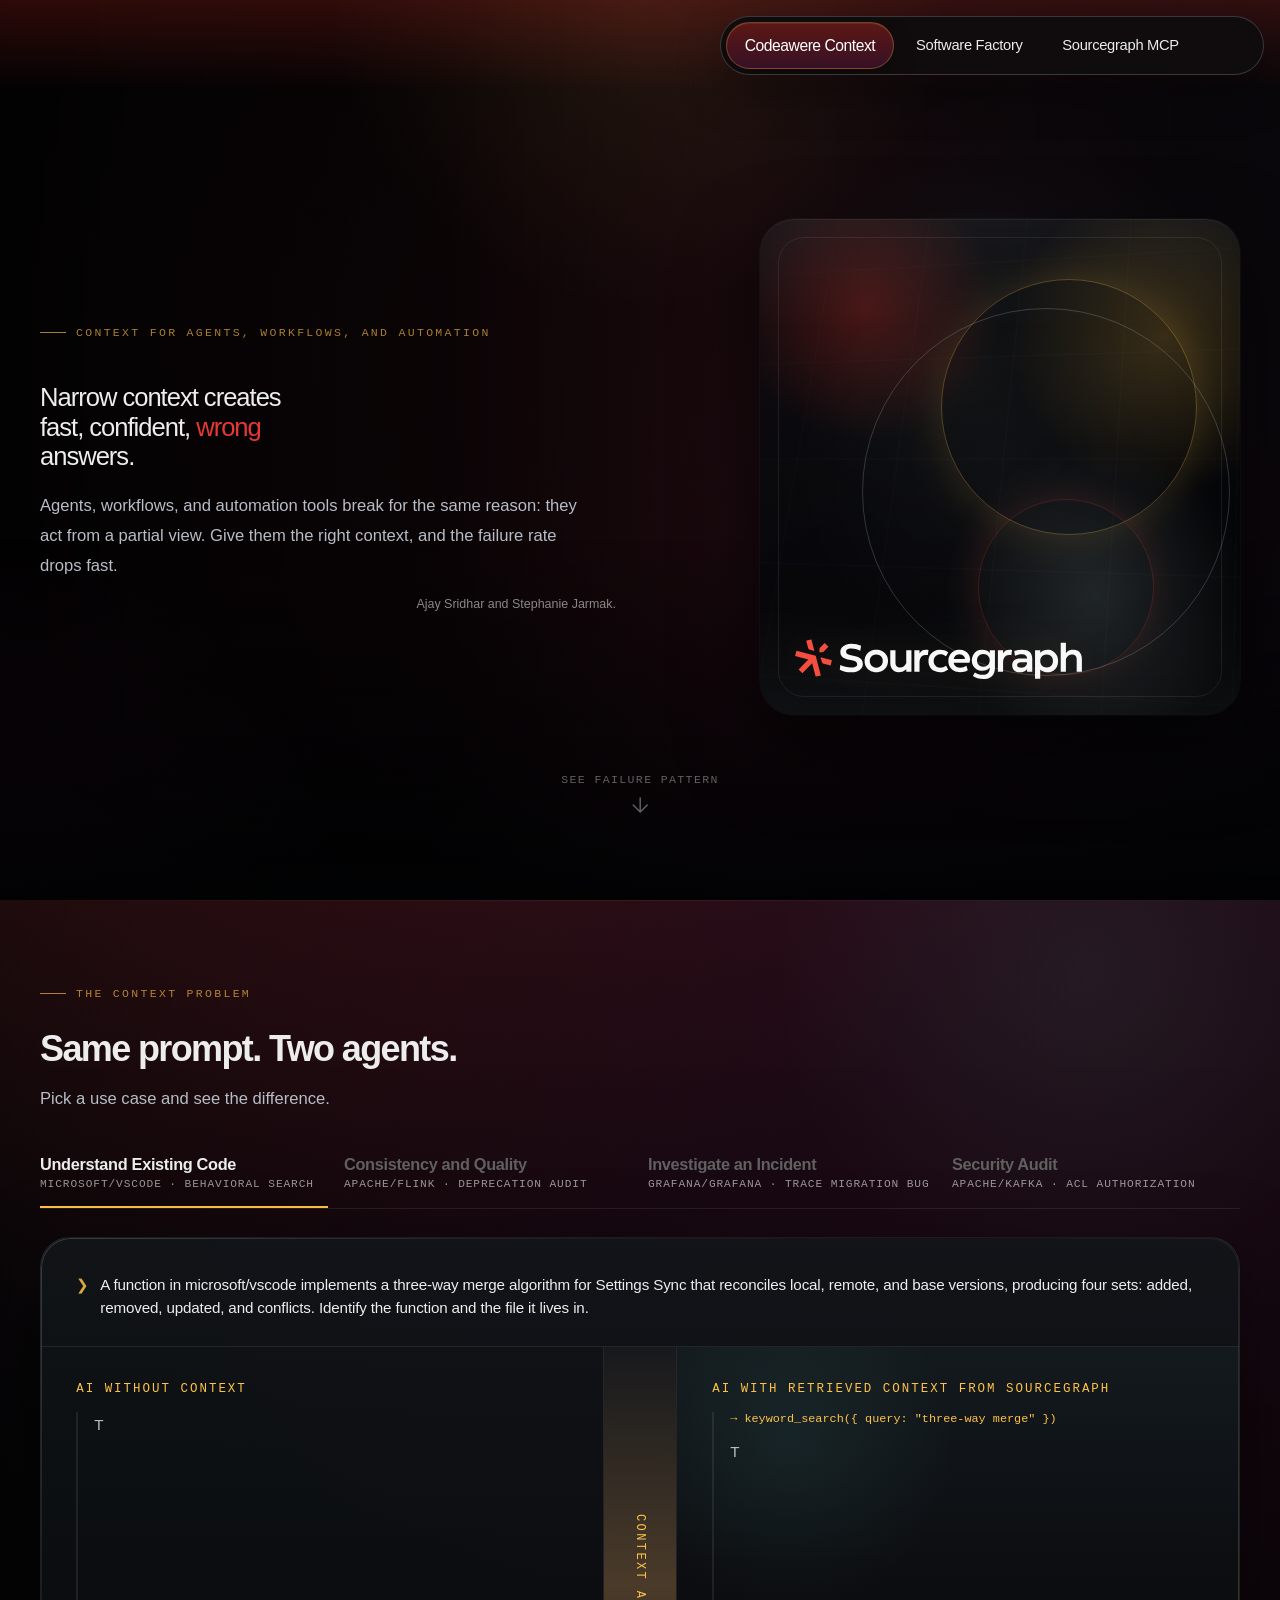
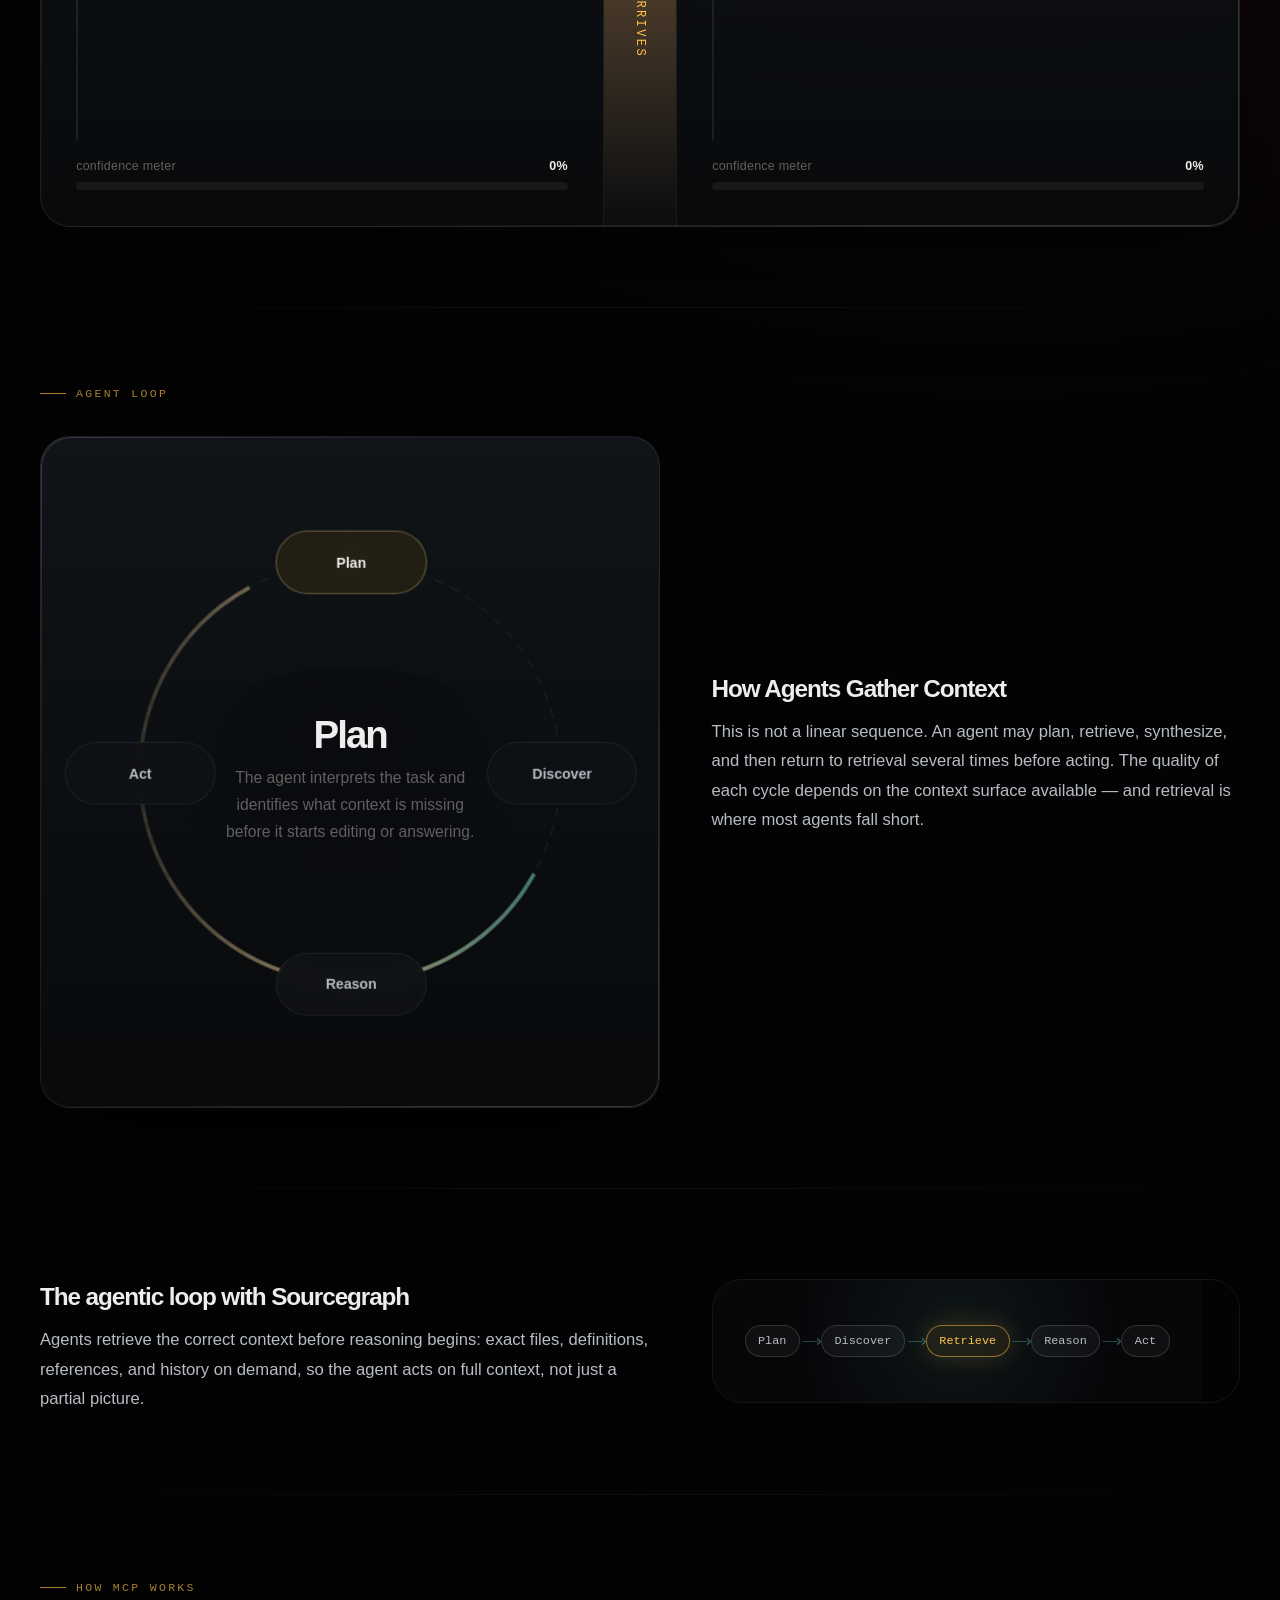
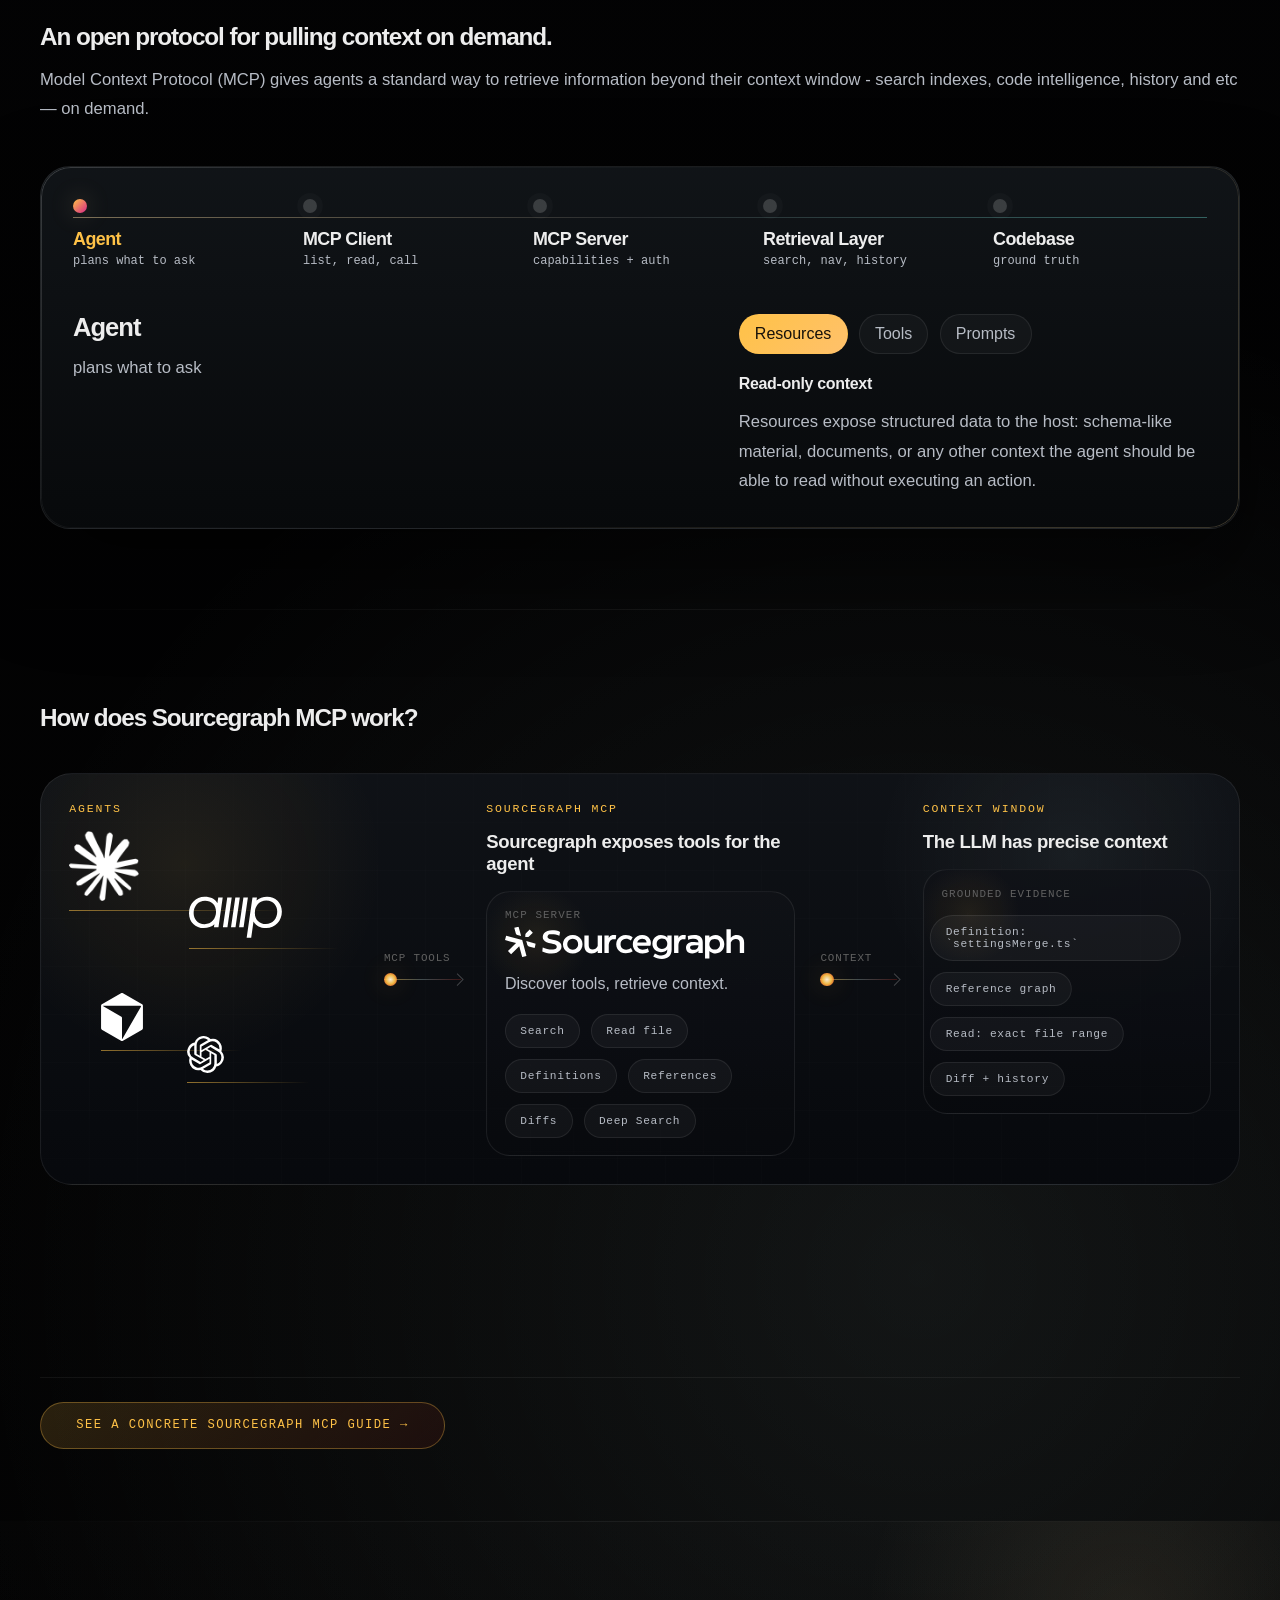
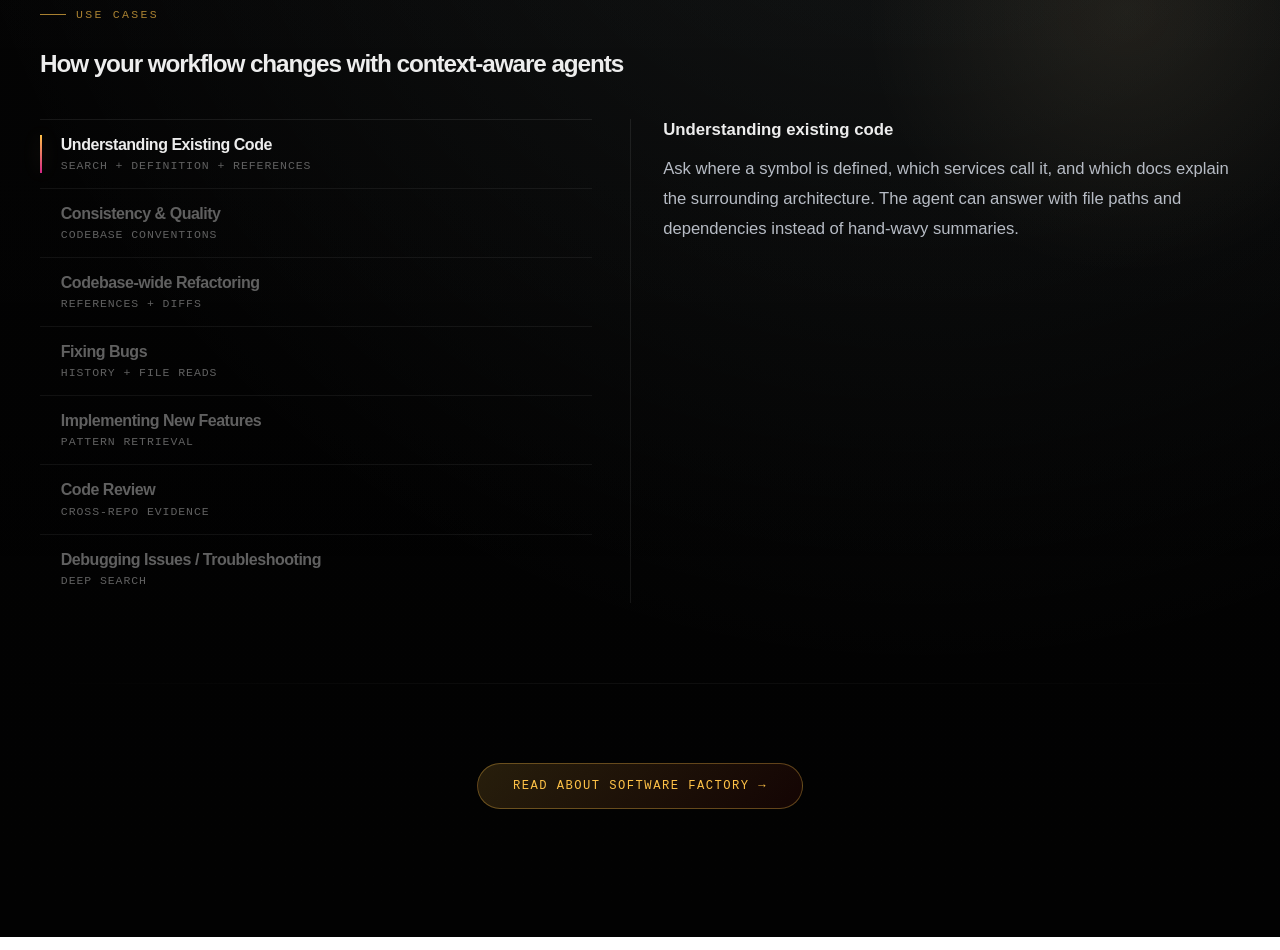
<file: index.html>
<!DOCTYPE html>
<html lang="en">
<head>
  <meta charset="UTF-8">
  <meta name="viewport" content="width=device-width, initial-scale=1.0">
  <title>Context for AI Agents | Why Retrieval Prevents Failure</title>
  <meta name="description" content="A microsite about getting the right context into agents, workflows, and automation tools so they stop failing, with Sourcegraph MCP as one concrete implementation.">
  <link rel="icon" href="data:image/svg+xml,%3Csvg xmlns='http://www.w3.org/2000/svg' viewBox='0 0 64 64'%3E%3Cdefs%3E%3ClinearGradient id='g' x1='0%25' y1='0%25' x2='100%25' y2='100%25'%3E%3Cstop offset='0%25' stop-color='%23ffe0a3'/%3E%3Cstop offset='100%25' stop-color='%2369d9d0'/%3E%3C/linearGradient%3E%3C/defs%3E%3Crect width='64' height='64' rx='18' fill='%23040506'/%3E%3Ccircle cx='32' cy='32' r='16' fill='url(%23g)'/%3E%3Ccircle cx='27' cy='26' r='5' fill='white' fill-opacity='.9'/%3E%3C/svg%3E">
  <link rel="preconnect" href="https://cdn.prod.website-files.com" crossorigin>
  <link rel="stylesheet" href="./assets/site.css">
</head>
<body class="landing-page">
  <div class="page-progress" aria-hidden="true"></div>

  <div class="site-utility">
    <nav class="utility-group" aria-label="Primary">
      <a class="utility-link utility-link-brand" href="#top" aria-current="page">
        <span class="brand-text">Codeawere Context</span>
      </a>
      <a class="utility-link" href="./context-problem.html">Software Factory</a>
      <a class="utility-link" href="./mcp-guide.html">Sourcegraph MCP</a>
    </nav>
  </div>

  <aside class="chapter-rail is-gated-hidden" aria-label="Page chapters" data-chapter-gate="context-problem">
    <span class="chapter-kicker">Chapters</span>
    <a class="chapter-link is-active" href="#context-problem" data-chapter-target="context-problem" aria-current="location">
      <span class="chapter-dot" aria-hidden="true"></span>
      <span class="chapter-copy">
        <span class="chapter-index">01</span>
        <span class="chapter-title">Context Problem</span>
      </span>
    </a>
    <a class="chapter-link" href="#agent-loop" data-chapter-target="agent-loop">
      <span class="chapter-dot" aria-hidden="true"></span>
      <span class="chapter-copy">
        <span class="chapter-index">02</span>
        <span class="chapter-title">Agent Loop</span>
      </span>
    </a>
    <a class="chapter-link" href="#how-mcp-works" data-chapter-target="how-mcp-works">
      <span class="chapter-dot" aria-hidden="true"></span>
      <span class="chapter-copy">
        <span class="chapter-index">03</span>
        <span class="chapter-title">How MCP Works</span>
      </span>
    </a>
    <a class="chapter-link" href="#use-cases" data-chapter-target="use-cases">
      <span class="chapter-dot" aria-hidden="true"></span>
      <span class="chapter-copy">
        <span class="chapter-index">04</span>
        <span class="chapter-title">Use Cases</span>
      </span>
    </a>
  </aside>

  <main id="top">
    <section class="hero" aria-labelledby="heroTitle">
      <div class="hero-stage" id="heroScene" aria-hidden="true">
        <div class="scene-backdrop"></div>
        <div class="scan-halo"></div>
      </div>

      <div class="container hero-layout">
        <div class="hero-copy reveal">
          <span class="f-kicker">Context for Agents, Workflows, and Automation</span>
          <p class="hero-statement" id="heroTitle">
            <span>Narrow context creates fast, confident, <span class="text-wrong">wrong</span> answers.</span>
          </p>
          <p class="hero-support">
            Agents, workflows, and automation tools break for the same reason: they act from a partial view. Give them the right context, and the failure rate drops fast.
          </p>
          <p class="hero-credit">Ajay Sridhar and Stephanie Jarmak.</p>
        </div>

        <div class="hero-demo" aria-hidden="true">
          <div class="hero-sourcegraph-grid"></div>
          <div class="hero-sourcegraph-orbit hero-sourcegraph-orbit-a"></div>
          <div class="hero-sourcegraph-orbit hero-sourcegraph-orbit-b"></div>
          <div class="hero-sourcegraph-orbit hero-sourcegraph-orbit-c"></div>
          <div class="hero-sourcegraph-copy">
            <img class="hero-sourcegraph-logo" src="./assets/sourcegraph.svg" alt="Sourcegraph">
          </div>
        </div>

        <div class="hero-scroll-action">
          <a class="scroll-cue" id="heroCta" href="#context-problem">
            <span class="scroll-cue-text">See failure pattern</span>
            <span class="scroll-cue-icon" aria-hidden="true">
              <svg width="22" height="22" viewBox="0 0 22 22" fill="none">
                <path d="M11 4v14M4 11l7 7 7-7" stroke="currentColor" stroke-width="1.5" stroke-linecap="round" stroke-linejoin="round"/>
              </svg>
            </span>
          </a>
        </div>
      </div>
    </section>

    <section class="section problem-section" id="context-problem">
      <div class="container">
        <div class="section-heading reveal">
          <span class="f-kicker">The Context Problem</span>
          <h2 class="section-title section-title-small">Same prompt. Two agents.</h2>
          <p class="section-copy">Pick a use case and see the difference.</p>
        </div>

        <div class="question-bar reveal">
          <button class="question-pill is-active" type="button" data-question-index="0">
            <span class="question-pill-title">Understand Existing Code</span>
            <span class="question-pill-meta">microsoft/vscode · behavioral search</span>
          </button>
          <button class="question-pill" type="button" data-question-index="1">
            <span class="question-pill-title">Consistency and Quality</span>
            <span class="question-pill-meta">apache/flink · deprecation audit</span>
          </button>
          <button class="question-pill" type="button" data-question-index="2">
            <span class="question-pill-title">Investigate an Incident</span>
            <span class="question-pill-meta">grafana/grafana · trace migration bug</span>
          </button>
          <button class="question-pill" type="button" data-question-index="3">
            <span class="question-pill-title">Security Audit</span>
            <span class="question-pill-meta">apache/kafka · ACL authorization</span>
          </button>
        </div>

        <div class="contrast-stage reveal" id="problemDemo">
          <div class="problem-prompt">
            <div class="console-query problem-prompt-query">
              <span class="prompt prompt-shared" aria-hidden="true">❯</span>
              <span id="problemQuery">A function in microsoft/vscode implements a three-way merge algorithm for Settings Sync that reconciles local, remote, and base versions, producing four sets: added, removed, updated, and conflicts. Identify the function and the file it lives in.</span>
            </div>
          </div>

          <div class="problem-compare-grid">
            <article class="contrast-column">
              <p class="contrast-label">AI without context</p>

              <div class="console-view">
                <div class="console-response">
                  <p id="withoutResponse"></p>
                </div>
                <div class="confidence">
                  <div class="confidence-meta">
                    <span>confidence meter</span>
                    <strong id="withoutConfidence">0%</strong>
                  </div>
                  <div class="confidence-bar">
                    <div class="confidence-fill blind" id="withoutConfidenceFill"></div>
                  </div>
                </div>
              </div>
            </article>

            <div class="contrast-divider" aria-hidden="true">
              <span>Context arrives</span>
            </div>

            <article class="contrast-column contrast-column-lit">
              <p class="contrast-label">AI with retrieved context from Sourcegraph</p>

              <div class="console-view console-view-lit">
                <div class="console-response">
                  <div class="log-stream" id="contextLogs"></div>
                  <p id="withResponse"></p>
                </div>
                <div class="confidence">
                  <div class="confidence-meta">
                    <span>confidence meter</span>
                    <strong id="withConfidence">0%</strong>
                  </div>
                  <div class="confidence-bar">
                    <div class="confidence-fill lit" id="withConfidenceFill"></div>
                  </div>
                </div>
              </div>
            </article>
          </div>
        </div>

      </div>
    </section>

    <div class="section-anchor" id="inside-outside-loop" aria-hidden="true"></div>

    <section class="section loop-section" id="agent-loop">
      <div class="container">
        <div class="loop-layout">
          <div class="loop-visual reveal">
            <span class="f-kicker loop-eyebrow">Agent Loop</span>
            <article class="loop-shell" id="loopShell">
              <canvas class="loop-canvas" id="loopCanvas" aria-hidden="true"></canvas>

              <div class="loop-core">
                <p class="loop-stage-title" id="loopStageTitle">Plan</p>
                <p class="loop-stage-description" id="loopStageDescription">The agent interprets the task and identifies what context is missing.</p>
              </div>

              <button class="loop-point active" type="button" data-angle="-90" data-title="Plan" data-description="The agent interprets the task and identifies what context is missing before it starts editing or answering.">
                <strong>Plan</strong>
              </button>
              <button class="loop-point" type="button" data-angle="0" data-title="Discover" data-description="The agent finds and pulls the evidence it needs from files, local history, and tools.">
                <strong>Discover</strong>
              </button>
              <button class="loop-point" type="button" data-angle="90" data-title="Reason" data-description="The agent synthesizes that context, decides what to do, and checks for constraints or risks.">
                <strong>Reason</strong>
              </button>
              <button class="loop-point" type="button" data-angle="180" data-title="Act" data-description="The agent produces the output: an answer, code change, workflow step, or automation action grounded in the context it found.">
                <strong>Act</strong>
              </button>
            </article>
          </div>

          <div class="section-heading reveal">
            <h2 class="section-title section-title-small statement-title">How Agents Gather Context</h2>
            <p class="section-copy">
              This is not a linear sequence. An agent may plan, retrieve, synthesize, and then return to retrieval several times before acting. The quality of each cycle depends on the context surface available — and retrieval is where most agents fall short.
            </p>
          </div>
        </div>
      </div>
    </section>

    <section class="section loop-mcp-section" id="loop-with-mcp">
      <div class="container">
        <div class="loop-layout loop-layout-mcp">
          <div class="section-heading reveal">
            <h2 class="section-title section-title-small statement-title">The agentic loop with Sourcegraph</h2>
            <p class="section-copy">
              Agents retrieve the correct context before reasoning begins: exact files, definitions, references, and history on demand, so the agent acts on full context, not just a partial picture.
            </p>
          </div>

          <div class="loop-visual reveal">
            <div class="loop-compare">
              <div class="loop-compare-col loop-compare-col-lit">
                <div class="loop-flow">
                  <div class="loop-flow-node">Plan</div>
                  <div class="loop-flow-connector loop-flow-connector-lit" aria-hidden="true"></div>
                  <div class="loop-flow-node">Discover</div>
                  <div class="loop-flow-connector loop-flow-connector-lit" aria-hidden="true"></div>
                  <div class="loop-flow-node loop-flow-node-retrieve">Retrieve</div>
                  <div class="loop-flow-connector loop-flow-connector-lit" aria-hidden="true"></div>
                  <div class="loop-flow-node">Reason</div>
                  <div class="loop-flow-connector loop-flow-connector-lit" aria-hidden="true"></div>
                  <div class="loop-flow-node">Act</div>
                </div>
              </div>
            </div>
          </div>
        </div>

      </div>
    </section>

    <section class="section protocol-section" id="how-mcp-works">
      <div class="container">
        <div class="section-heading reveal">
          <span class="f-kicker">How MCP Works</span>
          <h2 class="section-title statement-title">An open protocol for pulling context on demand.</h2>
          <p class="section-copy">
            Model Context Protocol (MCP) gives agents a standard way to retrieve information beyond their context window - search indexes, code intelligence, history and etc — on demand.
          </p>
        </div>

        <div class="protocol-stage reveal" data-tab-group>
          <div class="protocol-rail" id="protocolRail" aria-label="Agent to codebase flow">
            <button class="protocol-node is-active" type="button" data-node-index="0">
              <span class="protocol-node-title">Agent</span>
              <span class="protocol-node-copy">plans what to ask</span>
            </button>
            <button class="protocol-node" type="button" data-node-index="1">
              <span class="protocol-node-title">MCP Client</span>
              <span class="protocol-node-copy">list, read, call</span>
            </button>
            <button class="protocol-node" type="button" data-node-index="2">
              <span class="protocol-node-title">MCP Server</span>
              <span class="protocol-node-copy">capabilities + auth</span>
            </button>
            <button class="protocol-node" type="button" data-node-index="3">
              <span class="protocol-node-title">Retrieval Layer</span>
              <span class="protocol-node-copy">search, nav, history</span>
            </button>
            <button class="protocol-node" type="button" data-node-index="4">
              <span class="protocol-node-title">Codebase</span>
              <span class="protocol-node-copy">ground truth</span>
            </button>
          </div>

          <div class="protocol-active">
            <h3 id="protocolTitle">Agent</h3>
            <p id="protocolText">plans what to ask</p>
          </div>

          <div class="protocol-facets">
            <div class="config-tab-row">
              <button class="config-tab is-active" type="button" data-tab-target="resources">Resources</button>
              <button class="config-tab" type="button" data-tab-target="tools">Tools</button>
              <button class="config-tab" type="button" data-tab-target="prompts">Prompts</button>
            </div>

            <div class="facet-panels">
              <div class="facet-panel is-active" data-tab-panel="resources">
                <h3>Read-only context</h3>
                <p>Resources expose structured data to the host: schema-like material, documents, or any other context the agent should be able to read without executing an action.</p>
              </div>
              <div class="facet-panel" data-tab-panel="tools">
                <h3>Executable actions</h3>
                <p>Tools are the workhorses. The agent lists them, then executes focused actions like repo discovery, code search, file reads, symbol navigation, revision comparison, contributor lookup, or Deep Search.</p>
              </div>
              <div class="facet-panel" data-tab-panel="prompts">
                <h3>Reusable templates</h3>
                <p>Prompts package guidance and examples so hosts can reuse proven workflows. They help structure the interaction without overloading every request with boilerplate.</p>
              </div>
            </div>
          </div>
        </div>
      </div>
    </section>

    <section class="section sourcegraph-mcp-section" id="sourcegraph-mcp-works">
      <div class="container">
        <div class="section-heading reveal">
          <h2 class="section-title statement-title">How does Sourcegraph MCP work?</h2>
        </div>

        <div class="mcp-scene reveal" aria-label="Agent to Sourcegraph MCP flow">
          <div class="mcp-scene-stage">
            <section class="mcp-host-zone" aria-labelledby="mcpAgentsTitle">
              <span class="mcp-scene-label" id="mcpAgentsTitle">Agents</span>
              <ul class="mcp-agent-list" aria-label="Agent hosts from the assets agents directory">
                <li class="mcp-agent-list-item">
                  <img class="mcp-agent-logo mcp-agent-logo-claude" src="assets/agents/claude.svg.png" alt="Claude" loading="lazy">
                </li>
                <li class="mcp-agent-list-item">
                  <img class="mcp-agent-logo mcp-agent-logo-amp" src="assets/agents/amp.svg" alt="Amp" loading="lazy">
                </li>
                <li class="mcp-agent-list-item">
                  <img class="mcp-agent-logo mcp-agent-logo-cursor" src="assets/agents/cursor.svg" alt="Cursor" loading="lazy">
                </li>
                <li class="mcp-agent-list-item">
                  <img class="mcp-agent-logo mcp-agent-logo-openai" src="assets/agents/openai.svg" alt="OpenAI" loading="lazy">
                </li>
              </ul>
            </section>

            <div class="mcp-connection mcp-connection-mcp" aria-hidden="true">
              <span class="mcp-connection-label">MCP Tools</span>
            </div>

            <section class="mcp-sourcegraph-zone" aria-labelledby="mcpSourcegraphTitle">
              <span class="mcp-scene-label">Sourcegraph MCP</span>
              <h3 class="mcp-scene-title mcp-sourcegraph-title" id="mcpSourcegraphTitle">Sourcegraph exposes tools for the agent</h3>
              <div class="mcp-sourcegraph-core">
                <div class="mcp-sourcegraph-brand">
                  <span class="mcp-sourcegraph-kicker">MCP Server</span>
                  <img class="mcp-sourcegraph-logo" src="assets/sourcegraph.svg" alt="Sourcegraph" loading="lazy">
                  <p>Discover tools, retrieve context.</p>
                </div>
                <div class="mcp-tool-cluster" aria-label="Sourcegraph MCP tools">
                  <span class="mcp-tool-chip">Search</span>
                  <span class="mcp-tool-chip">Read file</span>
                  <span class="mcp-tool-chip">Definitions</span>
                  <span class="mcp-tool-chip">References</span>
                  <span class="mcp-tool-chip">Diffs</span>
                  <span class="mcp-tool-chip">Deep Search</span>
                </div>
              </div>
            </section>

            <div class="mcp-connection mcp-connection-evidence" aria-hidden="true">
              <span class="mcp-connection-label">Context</span>
            </div>

            <section class="mcp-context-zone" aria-labelledby="mcpContextTitle">
              <span class="mcp-scene-label">Context Window</span>
              <h3 class="mcp-scene-title mcp-context-title" id="mcpContextTitle">The LLM has precise context</h3>
              <div class="mcp-context-shell">
                <div class="mcp-context-bar">
                  <span>Grounded Evidence</span>
                </div>
                <div class="mcp-context-items" aria-hidden="true">
                  <span class="mcp-context-chip">Definition: `settingsMerge.ts`</span>
                  <span class="mcp-context-chip">Reference graph</span>
                  <span class="mcp-context-chip">Read: exact file range</span>
                  <span class="mcp-context-chip">Diff + history</span>
                </div>
              </div>
            </section>
          </div>
        </div>
      </div>
    </section>

    <section class="section-compact">
      <div class="container">
        <div class="loop-mcp-cta reveal">
          <a class="factory-cta" href="./mcp-guide.html">See a concrete Sourcegraph MCP guide →</a>
        </div>
      </div>
    </section>

    <section class="section use-cases-section" id="use-cases">
      <div class="container">
        <div class="section-heading reveal">
          <span class="f-kicker">Use Cases</span>
          <h2 class="section-title statement-title">How your workflow changes with context-aware agents</h2>
        </div>


        <div class="use-case-stage reveal">
          <div class="use-case-list">
            <button class="use-case-trigger is-active" type="button" data-spotlight-key="existing">
              <span class="use-case-name">Understanding Existing Code</span>
              <span class="use-case-note">search + definition + references</span>
            </button>
            <button class="use-case-trigger" type="button" data-spotlight-key="quality">
              <span class="use-case-name">Consistency &amp; Quality</span>
              <span class="use-case-note">codebase conventions</span>
            </button>
            <button class="use-case-trigger" type="button" data-spotlight-key="refactor">
              <span class="use-case-name">Codebase-wide Refactoring</span>
              <span class="use-case-note">references + diffs</span>
            </button>
            <button class="use-case-trigger" type="button" data-spotlight-key="bug">
              <span class="use-case-name">Fixing Bugs</span>
              <span class="use-case-note">history + file reads</span>
            </button>
            <button class="use-case-trigger" type="button" data-spotlight-key="feature">
              <span class="use-case-name">Implementing New Features</span>
              <span class="use-case-note">pattern retrieval</span>
            </button>
            <button class="use-case-trigger" type="button" data-spotlight-key="review">
              <span class="use-case-name">Code Review</span>
              <span class="use-case-note">cross-repo evidence</span>
            </button>
            <button class="use-case-trigger" type="button" data-spotlight-key="debug">
              <span class="use-case-name">Debugging Issues / Troubleshooting</span>
              <span class="use-case-note">deep search</span>
            </button>
          </div>

          <article class="use-case-spotlight">
            <strong data-spotlight-title>Understanding existing code</strong>
            <p data-spotlight-text>
              Ask where a symbol is defined, which services call it, and which docs explain the surrounding architecture. The agent can answer with file paths and dependencies instead of hand-wavy summaries.
            </p>
          </article>
        </div>

      </div>
    </section>

    <section class="section footer-cta">
      <div class="container">
        <div class="cta-inner reveal">
          <a class="factory-cta" href="./context-problem.html">Read about Software Factory →</a>
        </div>
      </div>
    </section>

  </main>

  <script src="./assets/site.js"></script>
</body>
</html>
</file>
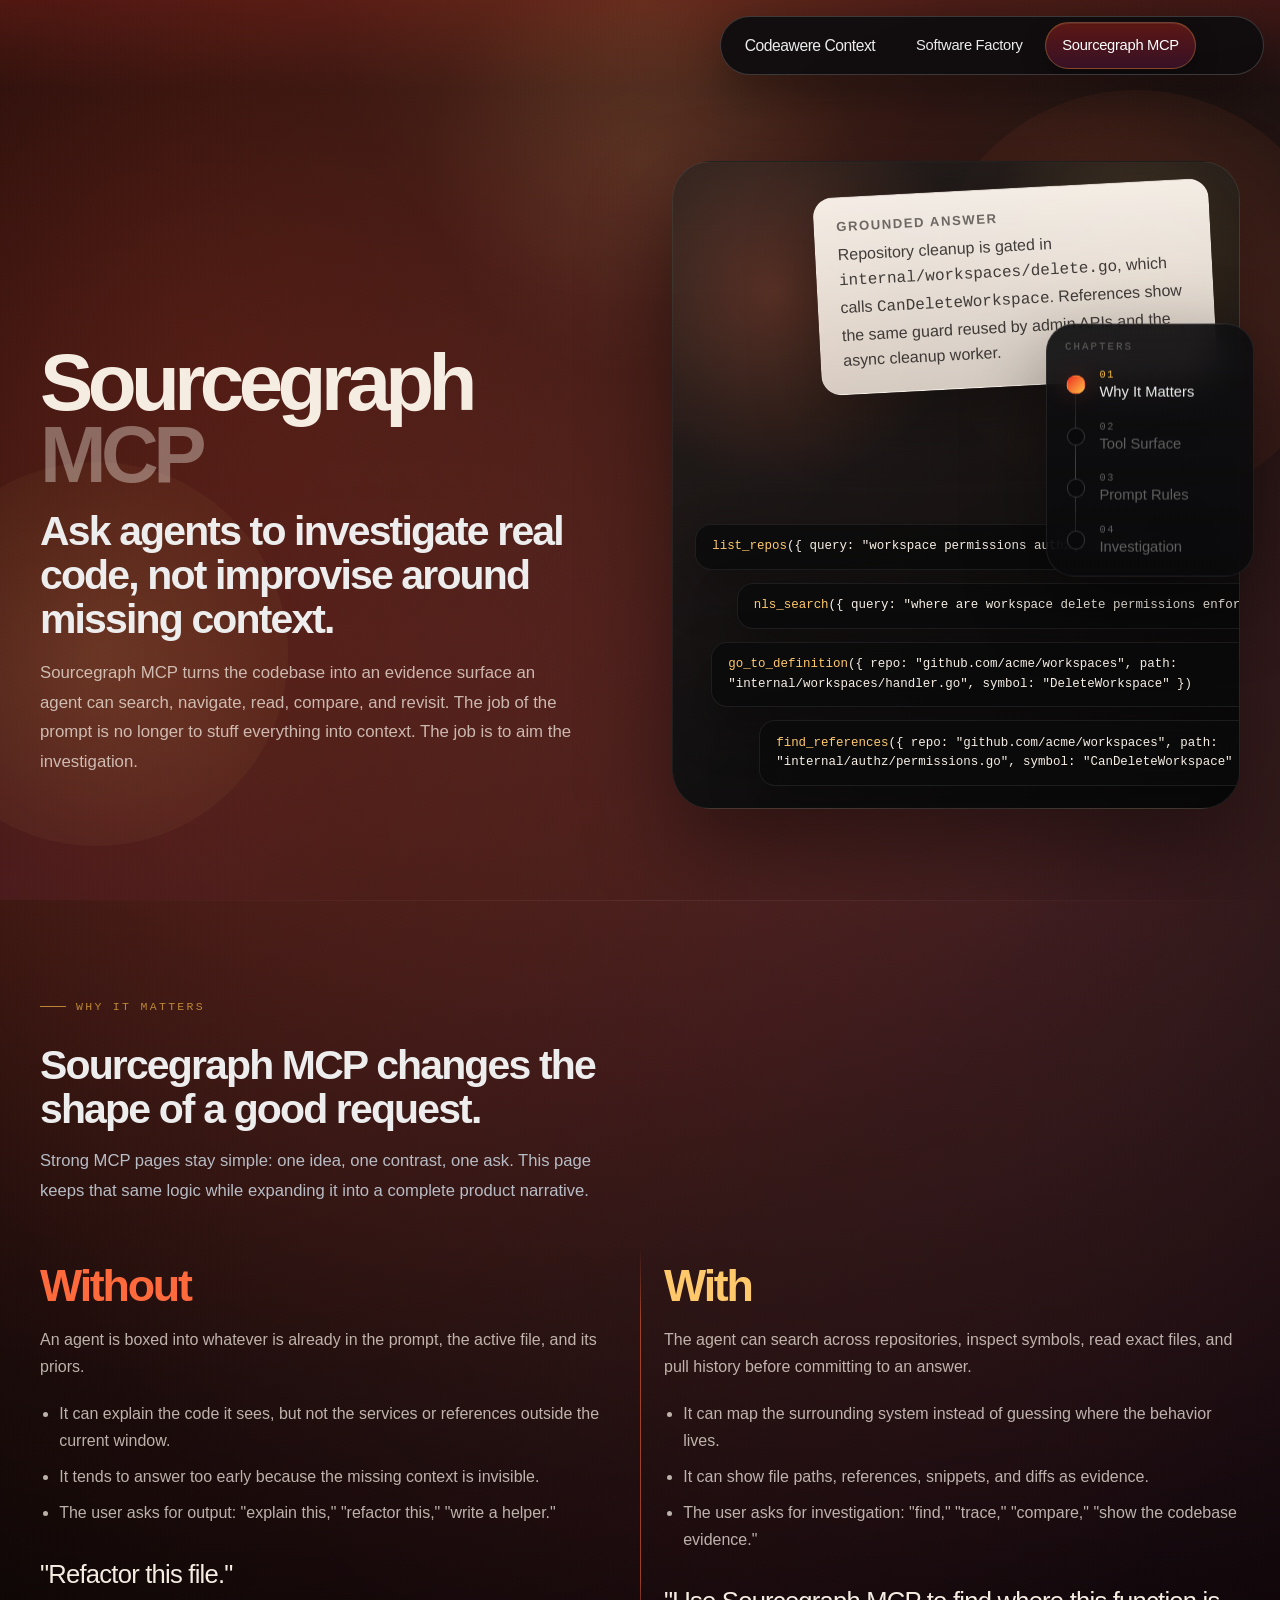
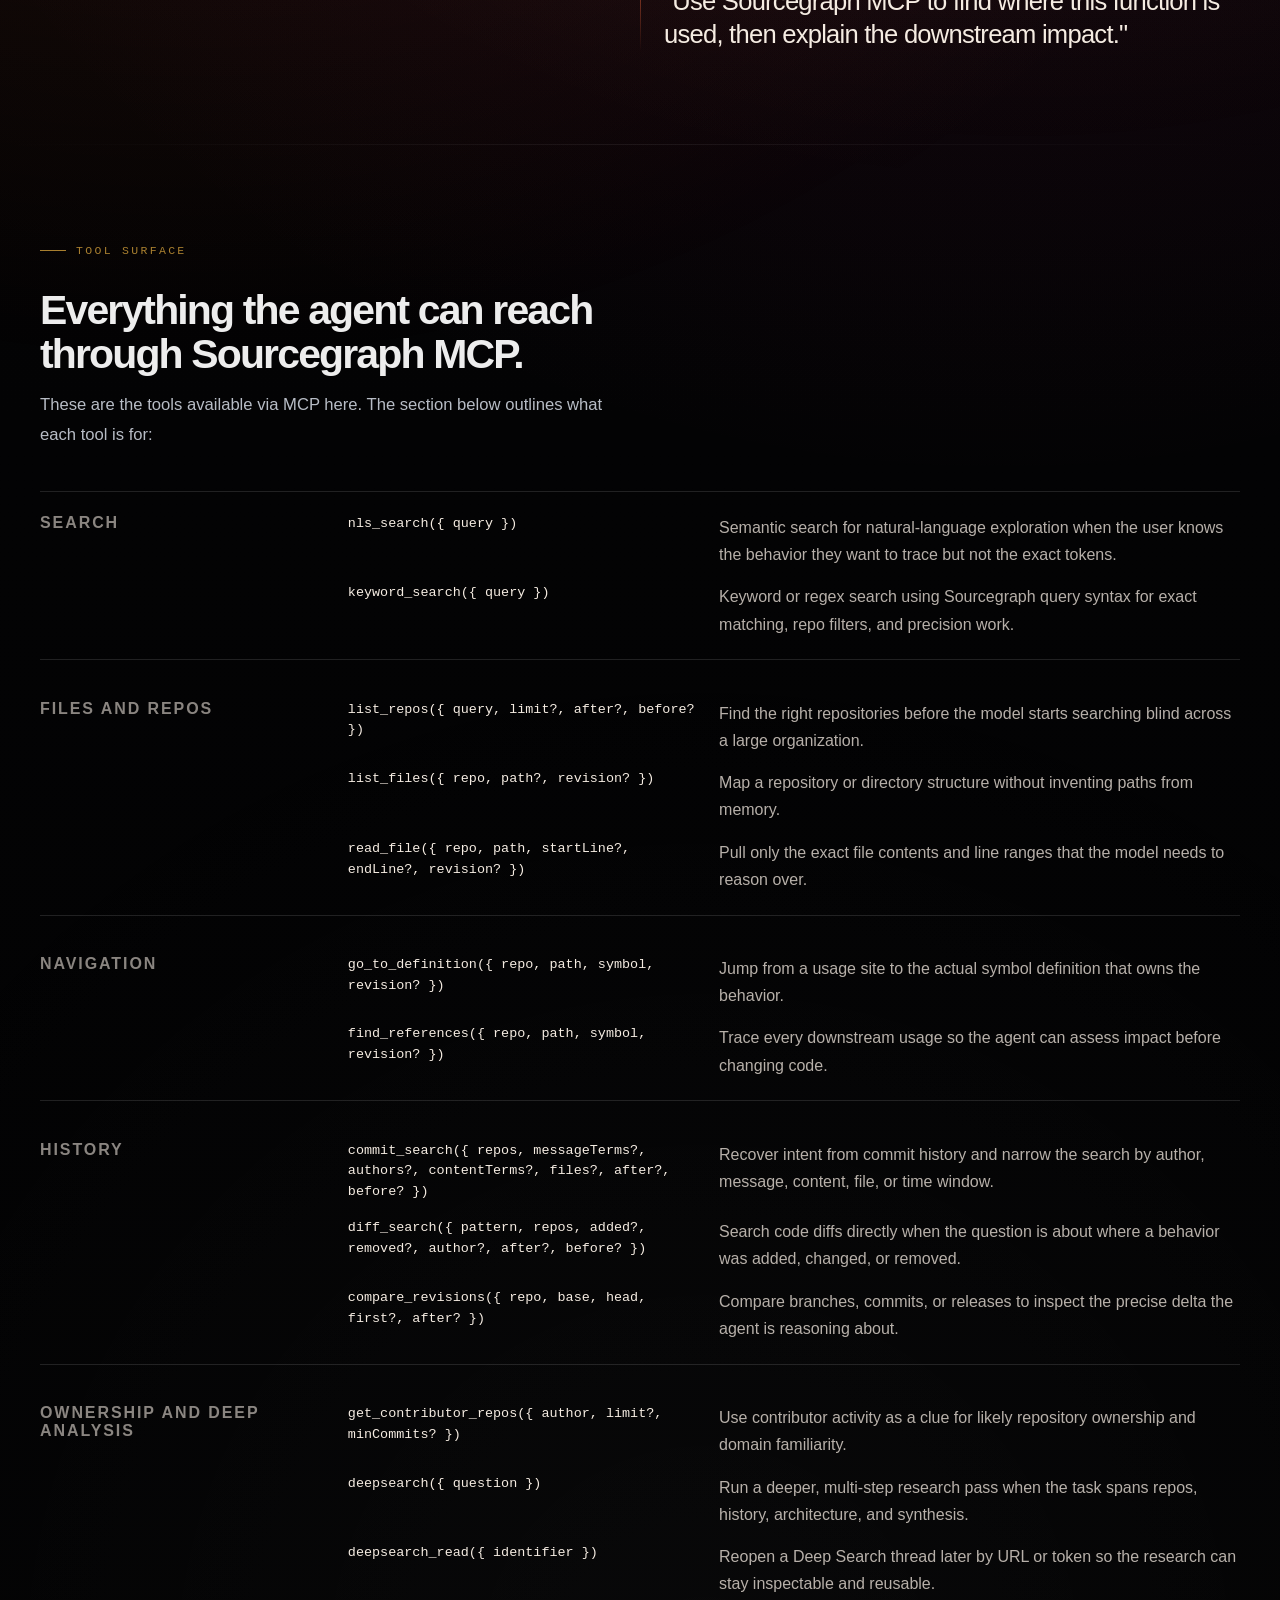
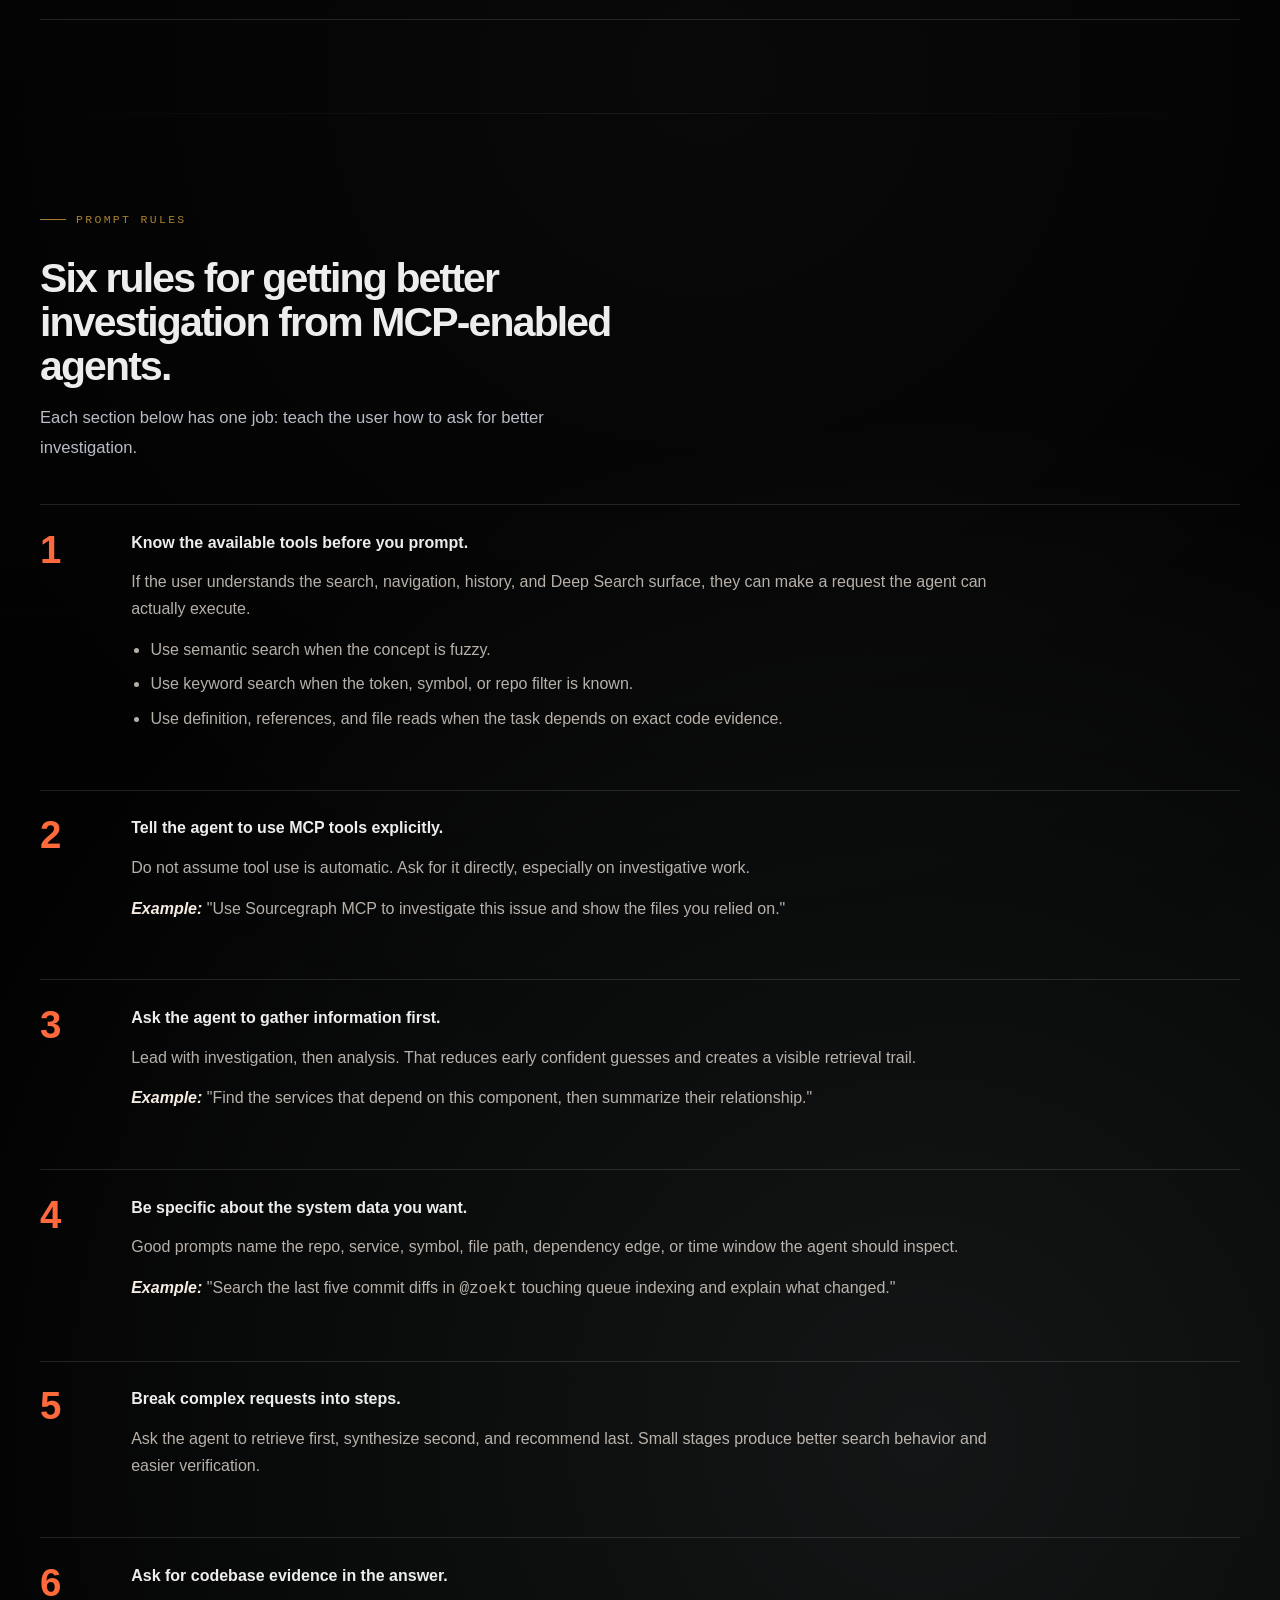
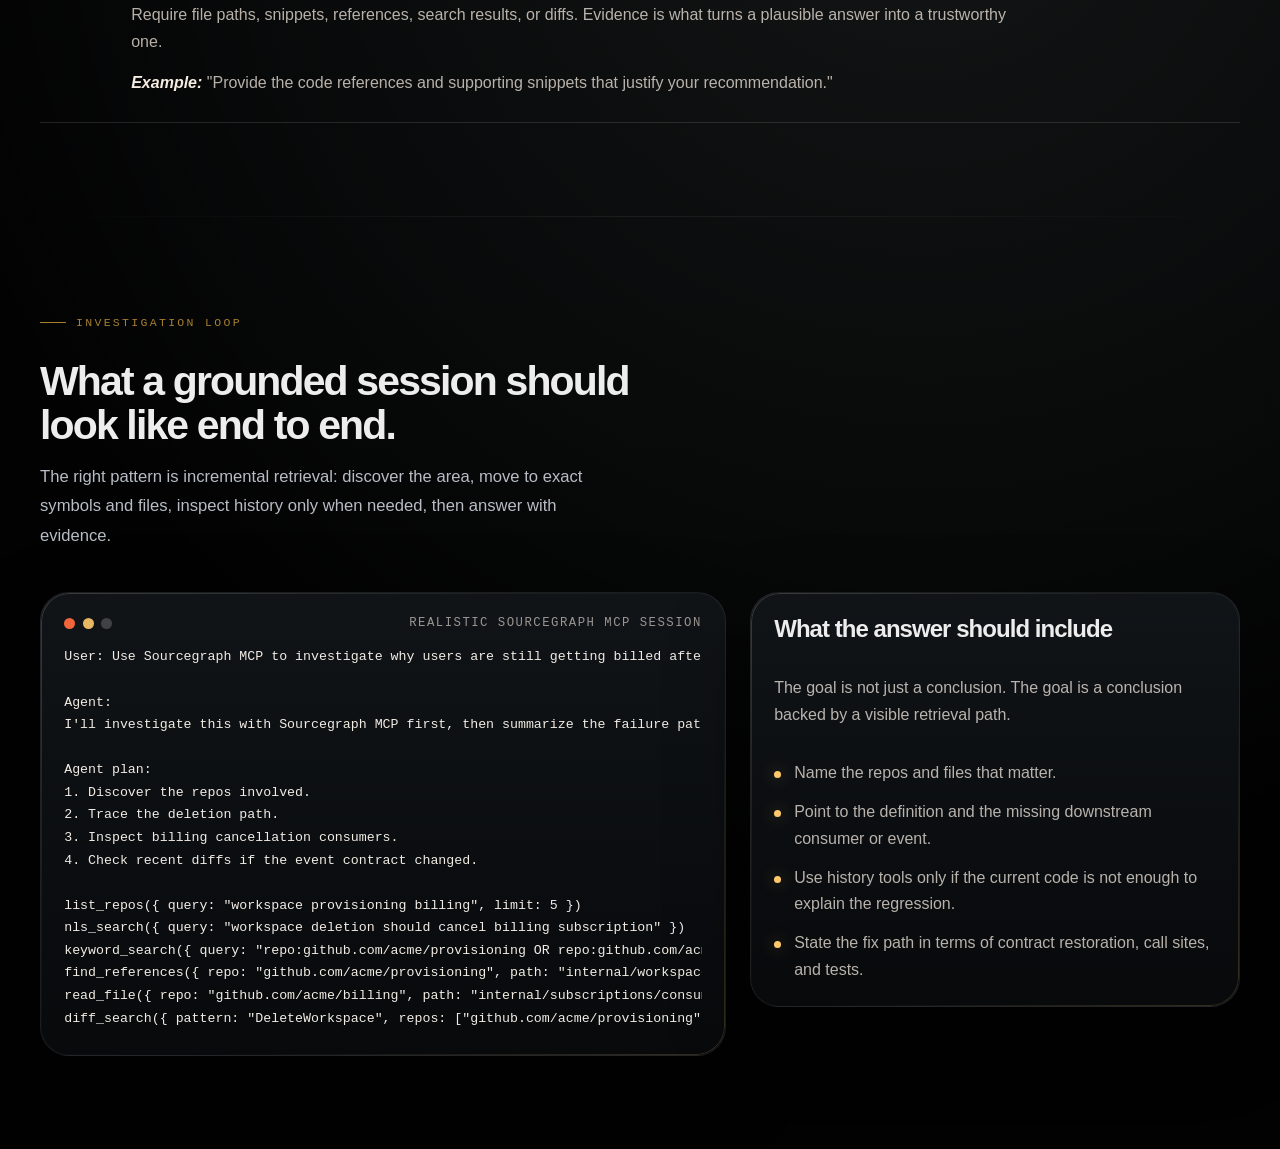
<file: mcp-guide.html>
<!DOCTYPE html>
<html lang="en">
<head>
  <meta charset="UTF-8">
  <meta name="viewport" content="width=device-width, initial-scale=1.0">
  <title>Sourcegraph MCP | Ask Agents To Investigate Real Code</title>
  <meta name="description" content="Use Sourcegraph MCP to investigate codebases with search, navigation, history, and evidence-backed prompting patterns.">
  <link rel="icon" href="data:image/svg+xml,%3Csvg xmlns='http://www.w3.org/2000/svg' viewBox='0 0 64 64'%3E%3Cdefs%3E%3ClinearGradient id='g' x1='0%25' y1='0%25' x2='100%25' y2='100%25'%3E%3Cstop offset='0%25' stop-color='%23ff8c5a'/%3E%3Cstop offset='100%25' stop-color='%23ffd36d'/%3E%3C/linearGradient%3E%3C/defs%3E%3Crect width='64' height='64' rx='18' fill='%23040506'/%3E%3Cpath d='M18 20c4-6 12-10 20-10 5 0 9 1 12 3l-8 9c-2-1-5-2-8-2-6 0-11 3-14 8l-2 4-9-3 9-9Z' fill='url(%23g)'/%3E%3Cpath d='M46 44c-4 6-12 10-20 10-5 0-9-1-12-3l8-9c2 1 5 2 8 2 6 0 11-3 14-8l2-4 9 3-9 9Z' fill='%23ffe7c9'/%3E%3C/svg%3E">
  <link rel="preconnect" href="https://cdn.prod.website-files.com" crossorigin>
  <link rel="stylesheet" href="./assets/site.css">
  <style>
    .mcp-guide-page {
      --mcp-accent: #ff6a3d;
      --mcp-accent-soft: #ffc96b;
      --mcp-paper: #f5ece2;
      --mcp-ink: #171312;
      --mcp-muted: rgba(245, 236, 226, 0.74);
      --mcp-line: rgba(255, 255, 255, 0.12);
      --mcp-surface: rgba(255, 248, 240, 0.05);
      position: relative;
    }

    .mcp-guide-page::before {
      content: "";
      position: absolute;
      inset: 0;
      pointer-events: none;
      background:
        radial-gradient(circle at 15% 12%, rgba(255, 106, 61, 0.18), transparent 24%),
        radial-gradient(circle at 80% 10%, rgba(255, 201, 107, 0.12), transparent 22%),
        radial-gradient(circle at 55% 55%, rgba(255, 255, 255, 0.03), transparent 36%);
      opacity: 0.95;
    }

    .mcp-guide-page .container {
      position: relative;
      z-index: 1;
    }

    .mcp-hero {
      position: relative;
      min-height: 100vh;
      padding: 7.4rem 0 3rem;
      overflow: clip;
      display: flex;
      align-items: center;
      background:
        linear-gradient(180deg, rgba(0, 0, 0, 0.1), rgba(0, 0, 0, 0)),
        radial-gradient(circle at 50% 18%, rgba(255, 180, 122, 0.12), transparent 22%);
    }

    .mcp-hero::before,
    .mcp-hero::after {
      content: "";
      position: absolute;
      inset: auto;
      border-radius: 999px;
      filter: blur(0);
      opacity: 0.9;
      animation: mcpFloat 14s ease-in-out infinite;
      pointer-events: none;
    }

    .mcp-hero::before {
      width: 26rem;
      height: 26rem;
      top: 10%;
      right: -4rem;
      background: radial-gradient(circle, rgba(255, 106, 61, 0.24), rgba(255, 106, 61, 0));
    }

    .mcp-hero::after {
      width: 24rem;
      height: 24rem;
      bottom: 6%;
      left: -6rem;
      background: radial-gradient(circle, rgba(255, 201, 107, 0.16), rgba(255, 201, 107, 0));
      animation-delay: -7s;
    }

    .mcp-hero-layout {
      position: relative;
      display: grid;
      align-items: end;
      grid-template-columns: minmax(0, 0.95fr) minmax(20rem, 0.9fr);
      gap: 2rem;
    }

    .mcp-hero-copy {
      max-width: 42rem;
      padding-bottom: 2rem;
    }

    .mcp-brand {
      margin: 0;
      font-size: clamp(2.8rem, 7vw, 5rem);
      line-height: 0.9;
      letter-spacing: -0.07em;
      font-weight: 700;
      color: var(--mcp-paper);
    }

    .mcp-brand span {
      display: block;
      color: rgba(245, 236, 226, 0.38);
    }

    .mcp-hero h1 {
      margin: 1.15rem 0 1rem;
      max-width: 28ch;
      font-family: var(--display);
      font-size: clamp(1.7rem, 3.2vw, 2.6rem);
      font-weight: 700;
      line-height: 1.08;
      letter-spacing: -0.045em;
    }

    .mcp-hero .lede {
      max-width: 58ch;
      color: var(--mcp-muted);
      font-size: 1.05rem;
    }

    .mcp-hero-visual {
      position: relative;
      min-height: min(72vh, 44rem);
      border-radius: 2.4rem;
      overflow: hidden;
      isolation: isolate;
      background:
        linear-gradient(135deg, rgba(255, 248, 240, 0.07), rgba(255, 248, 240, 0.015)),
        radial-gradient(circle at 18% 20%, rgba(255, 106, 61, 0.24), transparent 28%),
        radial-gradient(circle at 82% 14%, rgba(255, 201, 107, 0.18), transparent 22%),
        linear-gradient(180deg, rgba(14, 12, 11, 0.8), rgba(5, 5, 6, 0.98));
      border: 1px solid rgba(255, 255, 255, 0.08);
      box-shadow: 0 40px 90px rgba(0, 0, 0, 0.42);
    }

    .mcp-hero-grid {
      position: absolute;
      inset: 0;
      background-image:
        linear-gradient(rgba(255, 255, 255, 0.04) 1px, transparent 1px),
        linear-gradient(90deg, rgba(255, 255, 255, 0.035) 1px, transparent 1px);
      background-size: 4rem 4rem;
      mask-image: linear-gradient(180deg, rgba(0, 0, 0, 0.9), transparent 92%);
      opacity: 0.35;
    }

    .mcp-command-stack {
      position: absolute;
      inset: 1.4rem;
      display: grid;
      align-content: end;
      gap: 0.8rem;
      z-index: 1;
    }

    .mcp-command {
      width: max-content;
      max-width: min(92%, 36rem);
      padding: 0.78rem 1rem;
      border: 1px solid rgba(255, 255, 255, 0.08);
      border-radius: 1rem;
      background: rgba(11, 10, 11, 0.8);
      backdrop-filter: blur(14px);
      color: #f7efe6;
      font-family: var(--mono);
      font-size: 0.78rem;
      line-height: 1.55;
      box-shadow: 0 20px 50px rgba(0, 0, 0, 0.3);
      animation: mcpRise 900ms ease both;
    }

    .mcp-command:nth-child(2) {
      margin-left: 2.6rem;
      animation-delay: 160ms;
    }

    .mcp-command:nth-child(3) {
      margin-left: 1rem;
      animation-delay: 300ms;
    }

    .mcp-command:nth-child(4) {
      margin-left: 4rem;
      animation-delay: 440ms;
    }

    .mcp-command strong {
      color: var(--mcp-accent-soft);
      font-weight: 400;
    }

    .mcp-hero-answer {
      position: absolute;
      top: 1.6rem;
      right: 1.6rem;
      width: min(70%, 28rem);
      padding: 1.3rem 1.35rem 1.25rem;
      border-radius: 1.25rem;
      border: 1px solid rgba(255, 255, 255, 0.09);
      background: linear-gradient(180deg, rgba(255, 248, 240, 0.95), rgba(238, 228, 217, 0.88));
      color: var(--mcp-ink);
      box-shadow: 0 22px 70px rgba(0, 0, 0, 0.3);
      transform: rotate(-3deg);
    }

    .mcp-hero-answer p {
      margin: 0;
      line-height: 1.6;
      color: rgba(23, 19, 18, 0.8);
    }

    .mcp-hero-answer strong {
      display: block;
      margin-bottom: 0.5rem;
      font-size: 0.82rem;
      letter-spacing: 0.12em;
      text-transform: uppercase;
      color: rgba(23, 19, 18, 0.6);
    }

    .mcp-section {
      position: relative;
      padding: 5.8rem 0;
    }

    .mcp-section::before {
      content: "";
      position: absolute;
      inset: 0 0 auto;
      height: 1px;
      background: linear-gradient(90deg, transparent, rgba(255, 255, 255, 0.12), transparent);
      opacity: 0.55;
    }

    .mcp-section-heading {
      max-width: 52rem;
      margin-bottom: 2.6rem;
    }

    .mcp-section-heading h2 {
      margin: 1rem 0 0.9rem;
      font-family: var(--display);
      font-size: clamp(1.7rem, 3.2vw, 2.6rem);
      font-weight: 700;
      line-height: 1.08;
      letter-spacing: -0.045em;
      max-width: 28ch;
    }

    .mcp-comparison {
      display: grid;
      grid-template-columns: repeat(2, minmax(0, 1fr));
      gap: 3rem;
      position: relative;
      padding-top: 1rem;
    }

    .mcp-comparison::before {
      content: "";
      position: absolute;
      top: 0;
      bottom: 0;
      left: 50%;
      width: 1px;
      background: linear-gradient(180deg, transparent, rgba(255, 106, 61, 0.75) 18%, rgba(255, 106, 61, 0.75) 82%, transparent);
      opacity: 0.75;
    }

    .mcp-side h3 {
      margin: 0 0 1.15rem;
      font-size: clamp(2rem, 3.5vw, 3.1rem);
      line-height: 1;
      letter-spacing: -0.05em;
    }

    .mcp-side p,
    .mcp-side li,
    .mcp-rule-copy p,
    .mcp-evidence-panel p,
    .mcp-config-note,
    .mcp-reference-list a {
      color: var(--mcp-muted);
      line-height: 1.7;
    }

    .mcp-side ul {
      margin: 1.2rem 0 0;
      padding-left: 1.2rem;
    }

    .mcp-side li + li {
      margin-top: 0.55rem;
    }

    .mcp-side blockquote {
      margin: 2rem 0 0;
      padding: 0;
      border: 0;
      font-size: clamp(1.25rem, 2vw, 1.7rem);
      line-height: 1.3;
      letter-spacing: -0.03em;
      color: var(--mcp-paper);
    }

    .mcp-side.without h3,
    .mcp-rule-number {
      color: var(--mcp-accent);
    }

    .mcp-side.with h3 {
      color: var(--mcp-accent-soft);
    }

    .mcp-tool-groups {
      display: grid;
      gap: 1.1rem;
    }

    .mcp-tool-group {
      display: grid;
      grid-template-columns: minmax(10rem, 0.32fr) minmax(0, 1fr);
      gap: 1.4rem;
      padding: 1.35rem 0;
      border-bottom: 1px solid var(--mcp-line);
    }

    .mcp-tool-group:first-child {
      border-top: 1px solid var(--mcp-line);
    }

    .mcp-tool-group h3 {
      margin: 0;
      font-size: 1rem;
      letter-spacing: 0.12em;
      text-transform: uppercase;
      color: rgba(245, 236, 226, 0.56);
    }

    .mcp-tool-list {
      display: grid;
      gap: 0.95rem;
    }

    .mcp-tool {
      display: grid;
      grid-template-columns: minmax(0, 22rem) minmax(0, 1fr);
      gap: 1.2rem;
      align-items: start;
    }

    .mcp-tool code {
      display: block;
      color: var(--mcp-paper);
      font-size: 0.84rem;
      line-height: 1.55;
      white-space: normal;
      word-break: break-word;
    }

    .mcp-tool p {
      margin: 0;
      color: var(--mcp-muted);
      line-height: 1.7;
    }

    .mcp-rules {
      display: grid;
      gap: 2rem;
    }

    .mcp-rule {
      display: grid;
      grid-template-columns: minmax(3rem, 4.5rem) minmax(0, 1fr);
      gap: 1.2rem;
      padding: 1.6rem 0;
      border-top: 1px solid var(--mcp-line);
    }

    .mcp-rule:last-child {
      border-bottom: 1px solid var(--mcp-line);
    }

    .mcp-rule-number {
      font-size: clamp(1.6rem, 3vw, 2.4rem);
      line-height: 1;
      font-weight: 700;
      letter-spacing: -0.05em;
    }

    .mcp-rule-copy {
      display: grid;
      gap: 0.85rem;
      max-width: 56rem;
    }

    .mcp-rule-copy h3 {
      margin: 0;
      font-family: inherit;
      font-size: 1rem;
      font-weight: 700;
      line-height: 1.5;
      letter-spacing: 0;
    }

    .mcp-rule-copy ul {
      margin: 0;
      padding-left: 1.2rem;
      color: var(--mcp-muted);
      line-height: 1.7;
    }

    .mcp-rule-copy li + li {
      margin-top: 0.45rem;
    }

    .mcp-rule-copy p {
      margin: 0;
      max-width: 56rem;
    }

    .mcp-emphasis {
      color: var(--mcp-paper);
      font-weight: 700;
      font-style: italic;
    }

    .mcp-evidence {
      display: grid;
      grid-template-columns: minmax(0, 1.05fr) minmax(18rem, 0.75fr);
      gap: 1.5rem;
      align-items: start;
    }

    .mcp-terminal,
    .mcp-evidence-panel,
    .mcp-config-shell {
      position: relative;
      overflow: hidden;
      border-radius: 1.8rem;
      border: 1px solid rgba(255, 255, 255, 0.08);
      background:
        linear-gradient(180deg, rgba(18, 22, 26, 0.9), rgba(8, 10, 12, 0.95)),
        rgba(255, 255, 255, 0.02);
      box-shadow: 0 30px 80px rgba(0, 0, 0, 0.4);
    }

    .mcp-terminal::before,
    .mcp-evidence-panel::before,
    .mcp-config-shell::before {
      content: "";
      position: absolute;
      inset: 0;
      border-radius: inherit;
      padding: 1px;
      background: linear-gradient(145deg, rgba(255, 255, 255, 0.18), rgba(255, 255, 255, 0.05) 34%, transparent 60%, rgba(255, 201, 107, 0.2) 100%);
      -webkit-mask:
        linear-gradient(#fff 0 0) content-box,
        linear-gradient(#fff 0 0);
      -webkit-mask-composite: xor;
      mask-composite: exclude;
      pointer-events: none;
    }

    .mcp-terminal {
      padding: 1.45rem 1.45rem 1.55rem;
    }

    .mcp-terminal-bar,
    .config-topbar {
      display: flex;
      align-items: center;
      justify-content: space-between;
      gap: 1rem;
      margin-bottom: 1rem;
    }

    .mcp-terminal-dots {
      display: flex;
      gap: 0.45rem;
    }

    .mcp-terminal-dots span {
      width: 0.7rem;
      height: 0.7rem;
      border-radius: 50%;
      background: rgba(255, 255, 255, 0.2);
    }

    .mcp-terminal-dots span:first-child {
      background: rgba(255, 106, 61, 0.95);
    }

    .mcp-terminal-dots span:nth-child(2) {
      background: rgba(255, 201, 107, 0.9);
    }

    .mcp-terminal-title {
      color: rgba(245, 236, 226, 0.6);
      font-family: var(--mono);
      font-size: 0.77rem;
      letter-spacing: 0.12em;
      text-transform: uppercase;
    }

    .mcp-terminal pre,
    .mcp-config-shell pre {
      margin: 0;
      overflow-x: auto;
      color: #f2ece5;
      font-size: 0.83rem;
      line-height: 1.7;
    }

    .mcp-evidence-panel {
      padding: 1.45rem;
      display: grid;
      gap: 1rem;
    }

    .mcp-evidence-panel h3,
    .mcp-config-note h3 {
      margin: 0;
      font-size: 1.5rem;
      line-height: 1.05;
      letter-spacing: -0.04em;
    }

    .mcp-checklist {
      margin: 0;
      padding: 0;
      list-style: none;
      display: grid;
      gap: 0.8rem;
    }

    .mcp-checklist li {
      position: relative;
      padding-left: 1.25rem;
      color: var(--mcp-muted);
      line-height: 1.65;
    }

    .mcp-checklist li::before {
      content: "";
      position: absolute;
      top: 0.68rem;
      left: 0;
      width: 0.45rem;
      height: 0.45rem;
      border-radius: 50%;
      background: var(--mcp-accent-soft);
      box-shadow: 0 0 16px rgba(255, 201, 107, 0.4);
    }

    .mcp-config-layout {
      display: grid;
      grid-template-columns: minmax(0, 1fr) minmax(17rem, 0.42fr);
      gap: 1.4rem;
      align-items: start;
    }

    .mcp-config-shell {
      padding: 1.35rem;
    }

    .mcp-config-note {
      padding: 1.45rem 0;
    }

    .mcp-config-note p {
      margin: 0 0 1rem;
    }

    .mcp-reference-list {
      display: grid;
      gap: 0.9rem;
      margin-top: 1rem;
    }

    .mcp-reference-list a {
      display: inline-flex;
      align-items: center;
      gap: 0.6rem;
      width: fit-content;
      color: var(--mcp-paper);
      font-weight: 600;
    }

    .mcp-reference-list a::after {
      content: "->";
      color: var(--mcp-accent-soft);
      transition: transform 180ms ease;
    }

    .mcp-reference-list a:hover::after {
      transform: translateX(4px);
    }

    @keyframes mcpFloat {
      0%, 100% {
        transform: translate3d(0, 0, 0);
      }
      50% {
        transform: translate3d(0, 1.5rem, 0);
      }
    }

    @keyframes mcpRise {
      from {
        opacity: 0;
        transform: translate3d(0, 20px, 0);
      }
      to {
        opacity: 1;
        transform: translate3d(0, 0, 0);
      }
    }

    @media (prefers-reduced-motion: reduce) {
      .mcp-hero::before,
      .mcp-hero::after,
      .mcp-command {
        animation: none;
      }
    }

    @media (max-width: 1040px) {
      .mcp-hero {
        min-height: auto;
        padding-top: 7rem;
      }

      .mcp-hero-layout,
      .mcp-evidence,
      .mcp-config-layout {
        grid-template-columns: 1fr;
      }

      .mcp-hero-copy {
        padding-bottom: 0;
      }

      .mcp-hero-visual {
        min-height: 34rem;
      }

      .mcp-comparison {
        grid-template-columns: 1fr;
        gap: 2.5rem;
      }

      .mcp-comparison::before {
        left: 0;
        right: 0;
        top: 50%;
        bottom: auto;
        width: auto;
        height: 1px;
        background: linear-gradient(90deg, transparent, rgba(255, 106, 61, 0.75) 18%, rgba(255, 106, 61, 0.75) 82%, transparent);
      }

      .mcp-tool-group,
      .mcp-tool {
        grid-template-columns: 1fr;
      }
    }

    @media (max-width: 720px) {
      .mcp-hero {
        padding: 6.6rem 0 4.5rem;
      }

      .mcp-brand {
        font-size: clamp(3rem, 18vw, 4.6rem);
      }

      .mcp-hero h1 {
        max-width: 28ch;
        font-size: clamp(1.55rem, 5vw, 2.4rem);
      }

      .mcp-hero-visual {
        min-height: 29rem;
        border-radius: 1.8rem;
      }

      .mcp-hero-answer {
        position: absolute;
        top: 1rem;
        right: 1rem;
        left: 1rem;
        width: auto;
        transform: none;
      }

      .mcp-command-stack {
        inset: auto 1rem 1rem;
      }

      .mcp-command,
      .mcp-command:nth-child(2),
      .mcp-command:nth-child(3),
      .mcp-command:nth-child(4) {
        margin-left: 0;
        max-width: 100%;
      }

      .mcp-section {
        padding: 4.7rem 0;
      }

      .mcp-rule {
        grid-template-columns: 1fr;
        gap: 0.8rem;
      }

      .config-topbar {
        flex-direction: column;
        align-items: stretch;
      }

      .config-tab-row {
        width: 100%;
        overflow-x: auto;
      }
    }
  </style>
</head>
<body>
  <div class="page-progress" aria-hidden="true"></div>
  <div class="site-utility">
    <nav class="utility-group" aria-label="Primary">
      <a class="utility-link utility-link-brand" href="./index.html">
        <span class="brand-text">Codeawere Context</span>
      </a>
      <a class="utility-link" href="./context-problem.html">Software Factory</a>
      <a class="utility-link" href="./mcp-guide.html" aria-current="page">Sourcegraph MCP</a>
    </nav>
  </div>

  <aside class="chapter-rail" aria-label="Page chapters">
    <span class="chapter-kicker">Chapters</span>
    <a class="chapter-link is-active" href="#why-it-changes-the-ask" data-chapter-target="why-it-changes-the-ask" aria-current="location">
      <span class="chapter-dot" aria-hidden="true"></span>
      <span class="chapter-copy">
        <span class="chapter-index">01</span>
        <span class="chapter-title">Why It Matters</span>
      </span>
    </a>
    <a class="chapter-link" href="#tool-surface" data-chapter-target="tool-surface">
      <span class="chapter-dot" aria-hidden="true"></span>
      <span class="chapter-copy">
        <span class="chapter-index">02</span>
        <span class="chapter-title">Tool Surface</span>
      </span>
    </a>
    <a class="chapter-link" href="#prompt-rules" data-chapter-target="prompt-rules">
      <span class="chapter-dot" aria-hidden="true"></span>
      <span class="chapter-copy">
        <span class="chapter-index">03</span>
        <span class="chapter-title">Prompt Rules</span>
      </span>
    </a>
    <a class="chapter-link" href="#investigation-loop" data-chapter-target="investigation-loop">
      <span class="chapter-dot" aria-hidden="true"></span>
      <span class="chapter-copy">
        <span class="chapter-index">04</span>
        <span class="chapter-title">Investigation</span>
      </span>
    </a>
  </aside>

  <main class="mcp-guide-page">
    <section class="mcp-hero">
      <div class="container mcp-hero-layout">
        <div class="mcp-hero-copy reveal">
          <p class="mcp-brand">Sourcegraph <span>MCP</span></p>
          <h1>Ask agents to investigate real code, not improvise around missing context.</h1>
          <p class="lede">
            Sourcegraph MCP turns the codebase into an evidence surface an agent can search, navigate, read, compare, and revisit. The job of the prompt is no longer to stuff everything into context. The job is to aim the investigation.
          </p>
        </div>

        <div class="mcp-hero-visual reveal" aria-hidden="true">
          <div class="mcp-hero-grid"></div>
          <div class="mcp-hero-answer">
            <strong>Grounded answer</strong>
            <p>
              Repository cleanup is gated in <code>internal/workspaces/delete.go</code>, which calls
              <code>CanDeleteWorkspace</code>. References show the same guard reused by admin APIs and the async cleanup worker.
            </p>
          </div>
          <div class="mcp-command-stack">
            <div class="mcp-command"><strong>list_repos</strong>({ query: "workspace permissions authz", limit: 3 })</div>
            <div class="mcp-command"><strong>nls_search</strong>({ query: "where are workspace delete permissions enforced" })</div>
            <div class="mcp-command"><strong>go_to_definition</strong>({ repo: "github.com/acme/workspaces", path: "internal/workspaces/handler.go", symbol: "DeleteWorkspace" })</div>
            <div class="mcp-command"><strong>find_references</strong>({ repo: "github.com/acme/workspaces", path: "internal/authz/permissions.go", symbol: "CanDeleteWorkspace" })</div>
          </div>
        </div>
      </div>

    </section>

    <section class="mcp-section" id="why-it-changes-the-ask">
      <div class="container">
        <div class="mcp-section-heading reveal">
          <div class="mcp-kicker">Why It Matters</div>
          <h2>Sourcegraph MCP changes the shape of a good request.</h2>
          <p class="lede">
            Strong MCP pages stay simple: one idea, one contrast, one ask. This page keeps that same logic while expanding it into a complete product narrative.
          </p>
        </div>

        <div class="mcp-comparison reveal">
          <div class="mcp-side without">
            <h3>Without</h3>
            <p>An agent is boxed into whatever is already in the prompt, the active file, and its priors.</p>
            <ul>
              <li>It can explain the code it sees, but not the services or references outside the current window.</li>
              <li>It tends to answer too early because the missing context is invisible.</li>
              <li>The user asks for output: "explain this," "refactor this," "write a helper."</li>
            </ul>
            <blockquote>"Refactor this file."</blockquote>
          </div>

          <div class="mcp-side with">
            <h3>With</h3>
            <p>The agent can search across repositories, inspect symbols, read exact files, and pull history before committing to an answer.</p>
            <ul>
              <li>It can map the surrounding system instead of guessing where the behavior lives.</li>
              <li>It can show file paths, references, snippets, and diffs as evidence.</li>
              <li>The user asks for investigation: "find," "trace," "compare," "show the codebase evidence."</li>
            </ul>
            <blockquote>"Use Sourcegraph MCP to find where this function is used, then explain the downstream impact."</blockquote>
          </div>
        </div>
      </div>
    </section>

    <section class="mcp-section" id="tool-surface">
      <div class="container">
        <div class="mcp-section-heading reveal">
          <div class="mcp-kicker">Tool Surface</div>
          <h2>Everything the agent can reach through Sourcegraph MCP.</h2>
          <p class="lede">
            These are the tools available via MCP here. The section below outlines what each tool is for:
          </p>
        </div>

        <div class="mcp-tool-groups reveal">
          <div class="mcp-tool-group">
            <h3>Search</h3>
            <div class="mcp-tool-list">
              <div class="mcp-tool">
                <code>nls_search({ query })</code>
                <p>Semantic search for natural-language exploration when the user knows the behavior they want to trace but not the exact tokens.</p>
              </div>
              <div class="mcp-tool">
                <code>keyword_search({ query })</code>
                <p>Keyword or regex search using Sourcegraph query syntax for exact matching, repo filters, and precision work.</p>
              </div>
            </div>
          </div>

          <div class="mcp-tool-group">
            <h3>Files and Repos</h3>
            <div class="mcp-tool-list">
              <div class="mcp-tool">
                <code>list_repos({ query, limit?, after?, before? })</code>
                <p>Find the right repositories before the model starts searching blind across a large organization.</p>
              </div>
              <div class="mcp-tool">
                <code>list_files({ repo, path?, revision? })</code>
                <p>Map a repository or directory structure without inventing paths from memory.</p>
              </div>
              <div class="mcp-tool">
                <code>read_file({ repo, path, startLine?, endLine?, revision? })</code>
                <p>Pull only the exact file contents and line ranges that the model needs to reason over.</p>
              </div>
            </div>
          </div>

          <div class="mcp-tool-group">
            <h3>Navigation</h3>
            <div class="mcp-tool-list">
              <div class="mcp-tool">
                <code>go_to_definition({ repo, path, symbol, revision? })</code>
                <p>Jump from a usage site to the actual symbol definition that owns the behavior.</p>
              </div>
              <div class="mcp-tool">
                <code>find_references({ repo, path, symbol, revision? })</code>
                <p>Trace every downstream usage so the agent can assess impact before changing code.</p>
              </div>
            </div>
          </div>

          <div class="mcp-tool-group">
            <h3>History</h3>
            <div class="mcp-tool-list">
              <div class="mcp-tool">
                <code>commit_search({ repos, messageTerms?, authors?, contentTerms?, files?, after?, before? })</code>
                <p>Recover intent from commit history and narrow the search by author, message, content, file, or time window.</p>
              </div>
              <div class="mcp-tool">
                <code>diff_search({ pattern, repos, added?, removed?, author?, after?, before? })</code>
                <p>Search code diffs directly when the question is about where a behavior was added, changed, or removed.</p>
              </div>
              <div class="mcp-tool">
                <code>compare_revisions({ repo, base, head, first?, after? })</code>
                <p>Compare branches, commits, or releases to inspect the precise delta the agent is reasoning about.</p>
              </div>
            </div>
          </div>

          <div class="mcp-tool-group">
            <h3>Ownership and Deep Analysis</h3>
            <div class="mcp-tool-list">
              <div class="mcp-tool">
                <code>get_contributor_repos({ author, limit?, minCommits? })</code>
                <p>Use contributor activity as a clue for likely repository ownership and domain familiarity.</p>
              </div>
              <div class="mcp-tool">
                <code>deepsearch({ question })</code>
                <p>Run a deeper, multi-step research pass when the task spans repos, history, architecture, and synthesis.</p>
              </div>
              <div class="mcp-tool">
                <code>deepsearch_read({ identifier })</code>
                <p>Reopen a Deep Search thread later by URL or token so the research can stay inspectable and reusable.</p>
              </div>
            </div>
          </div>
        </div>
      </div>
    </section>

    <section class="mcp-section" id="prompt-rules">
      <div class="container">
        <div class="mcp-section-heading reveal">
          <div class="mcp-kicker">Prompt Rules</div>
          <h2>Six rules for getting better investigation from MCP-enabled agents.</h2>
          <p class="lede">
            Each section below has one job: teach the user how to ask for better investigation.
          </p>
        </div>

        <div class="mcp-rules reveal">
          <div class="mcp-rule">
            <div class="mcp-rule-number">1</div>
            <div class="mcp-rule-copy">
              <h3>Know the available tools before you prompt.</h3>
              <p>If the user understands the search, navigation, history, and Deep Search surface, they can make a request the agent can actually execute.</p>
              <ul>
                <li>Use semantic search when the concept is fuzzy.</li>
                <li>Use keyword search when the token, symbol, or repo filter is known.</li>
                <li>Use definition, references, and file reads when the task depends on exact code evidence.</li>
              </ul>
            </div>
          </div>

          <div class="mcp-rule">
            <div class="mcp-rule-number">2</div>
            <div class="mcp-rule-copy">
              <h3>Tell the agent to use MCP tools explicitly.</h3>
              <p>Do not assume tool use is automatic. Ask for it directly, especially on investigative work.</p>
              <p><span class="mcp-emphasis">Example:</span> "Use Sourcegraph MCP to investigate this issue and show the files you relied on."</p>
            </div>
          </div>

          <div class="mcp-rule">
            <div class="mcp-rule-number">3</div>
            <div class="mcp-rule-copy">
              <h3>Ask the agent to gather information first.</h3>
              <p>Lead with investigation, then analysis. That reduces early confident guesses and creates a visible retrieval trail.</p>
              <p><span class="mcp-emphasis">Example:</span> "Find the services that depend on this component, then summarize their relationship."</p>
            </div>
          </div>

          <div class="mcp-rule">
            <div class="mcp-rule-number">4</div>
            <div class="mcp-rule-copy">
              <h3>Be specific about the system data you want.</h3>
              <p>Good prompts name the repo, service, symbol, file path, dependency edge, or time window the agent should inspect.</p>
              <p><span class="mcp-emphasis">Example:</span> "Search the last five commit diffs in <code>@zoekt</code> touching queue indexing and explain what changed."</p>
            </div>
          </div>

          <div class="mcp-rule">
            <div class="mcp-rule-number">5</div>
            <div class="mcp-rule-copy">
              <h3>Break complex requests into steps.</h3>
              <p>Ask the agent to retrieve first, synthesize second, and recommend last. Small stages produce better search behavior and easier verification.</p>
            </div>
          </div>

          <div class="mcp-rule">
            <div class="mcp-rule-number">6</div>
            <div class="mcp-rule-copy">
              <h3>Ask for codebase evidence in the answer.</h3>
              <p>Require file paths, snippets, references, search results, or diffs. Evidence is what turns a plausible answer into a trustworthy one.</p>
              <p><span class="mcp-emphasis">Example:</span> "Provide the code references and supporting snippets that justify your recommendation."</p>
            </div>
          </div>
        </div>
      </div>
    </section>

    <section class="mcp-section" id="investigation-loop">
      <div class="container">
        <div class="mcp-section-heading reveal">
          <div class="mcp-kicker">Investigation Loop</div>
          <h2>What a grounded session should look like end to end.</h2>
          <p class="lede">
            The right pattern is incremental retrieval: discover the area, move to exact symbols and files, inspect history only when needed, then answer with evidence.
          </p>
        </div>

        <div class="mcp-evidence reveal">
          <article class="mcp-terminal">
            <div class="mcp-terminal-bar">
              <div class="mcp-terminal-dots" aria-hidden="true">
                <span></span>
                <span></span>
                <span></span>
              </div>
              <div class="mcp-terminal-title">Realistic Sourcegraph MCP session</div>
            </div>
            <pre><code>User: Use Sourcegraph MCP to investigate why users are still getting billed after a workspace is deleted. Find the repos involved, trace the deletion path, inspect the downstream billing consumer, and check whether the event contract changed recently.

Agent:
I'll investigate this with Sourcegraph MCP first, then summarize the failure path with codebase evidence.

Agent plan:
1. Discover the repos involved.
2. Trace the deletion path.
3. Inspect billing cancellation consumers.
4. Check recent diffs if the event contract changed.

list_repos({ query: "workspace provisioning billing", limit: 5 })
nls_search({ query: "workspace deletion should cancel billing subscription" })
keyword_search({ query: "repo:github.com/acme/provisioning OR repo:github.com/acme/billing \"DeleteWorkspace\" OR \"CancelSubscription\"" })
find_references({ repo: "github.com/acme/provisioning", path: "internal/workspaces/delete.go", symbol: "DeleteWorkspace" })
read_file({ repo: "github.com/acme/billing", path: "internal/subscriptions/consumer.go", startLine: 1, endLine: 180 })
diff_search({ pattern: "DeleteWorkspace", repos: ["github.com/acme/provisioning"], removed: true, after: "2026-01-01" })
</code></pre>
          </article>

          <aside class="mcp-evidence-panel">
            <h3>What the answer should include</h3>
            <p>The goal is not just a conclusion. The goal is a conclusion backed by a visible retrieval path.</p>
            <ul class="mcp-checklist">
              <li>Name the repos and files that matter.</li>
              <li>Point to the definition and the missing downstream consumer or event.</li>
              <li>Use history tools only if the current code is not enough to explain the regression.</li>
              <li>State the fix path in terms of contract restoration, call sites, and tests.</li>
            </ul>
          </aside>
        </div>
      </div>
    </section>

  </main>

  <script src="./assets/site.js"></script>
</body>
</html>
</file>
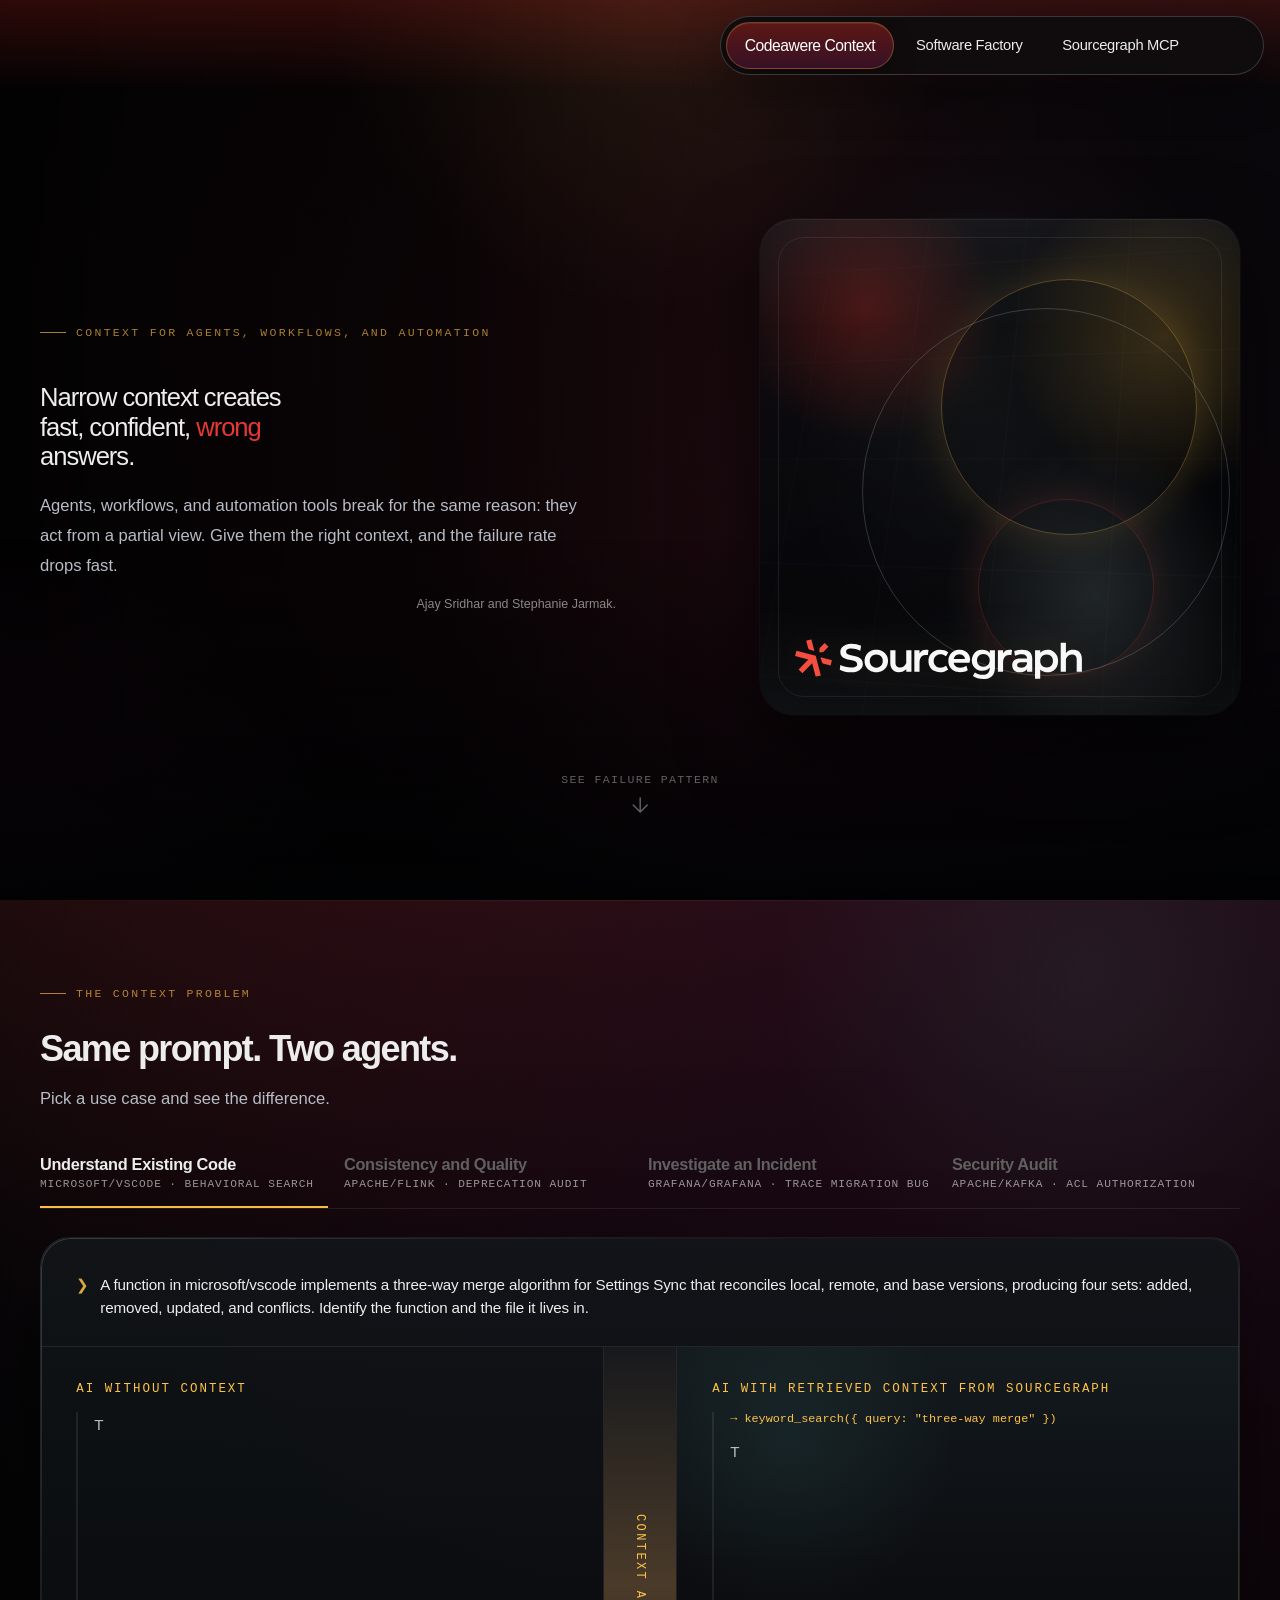
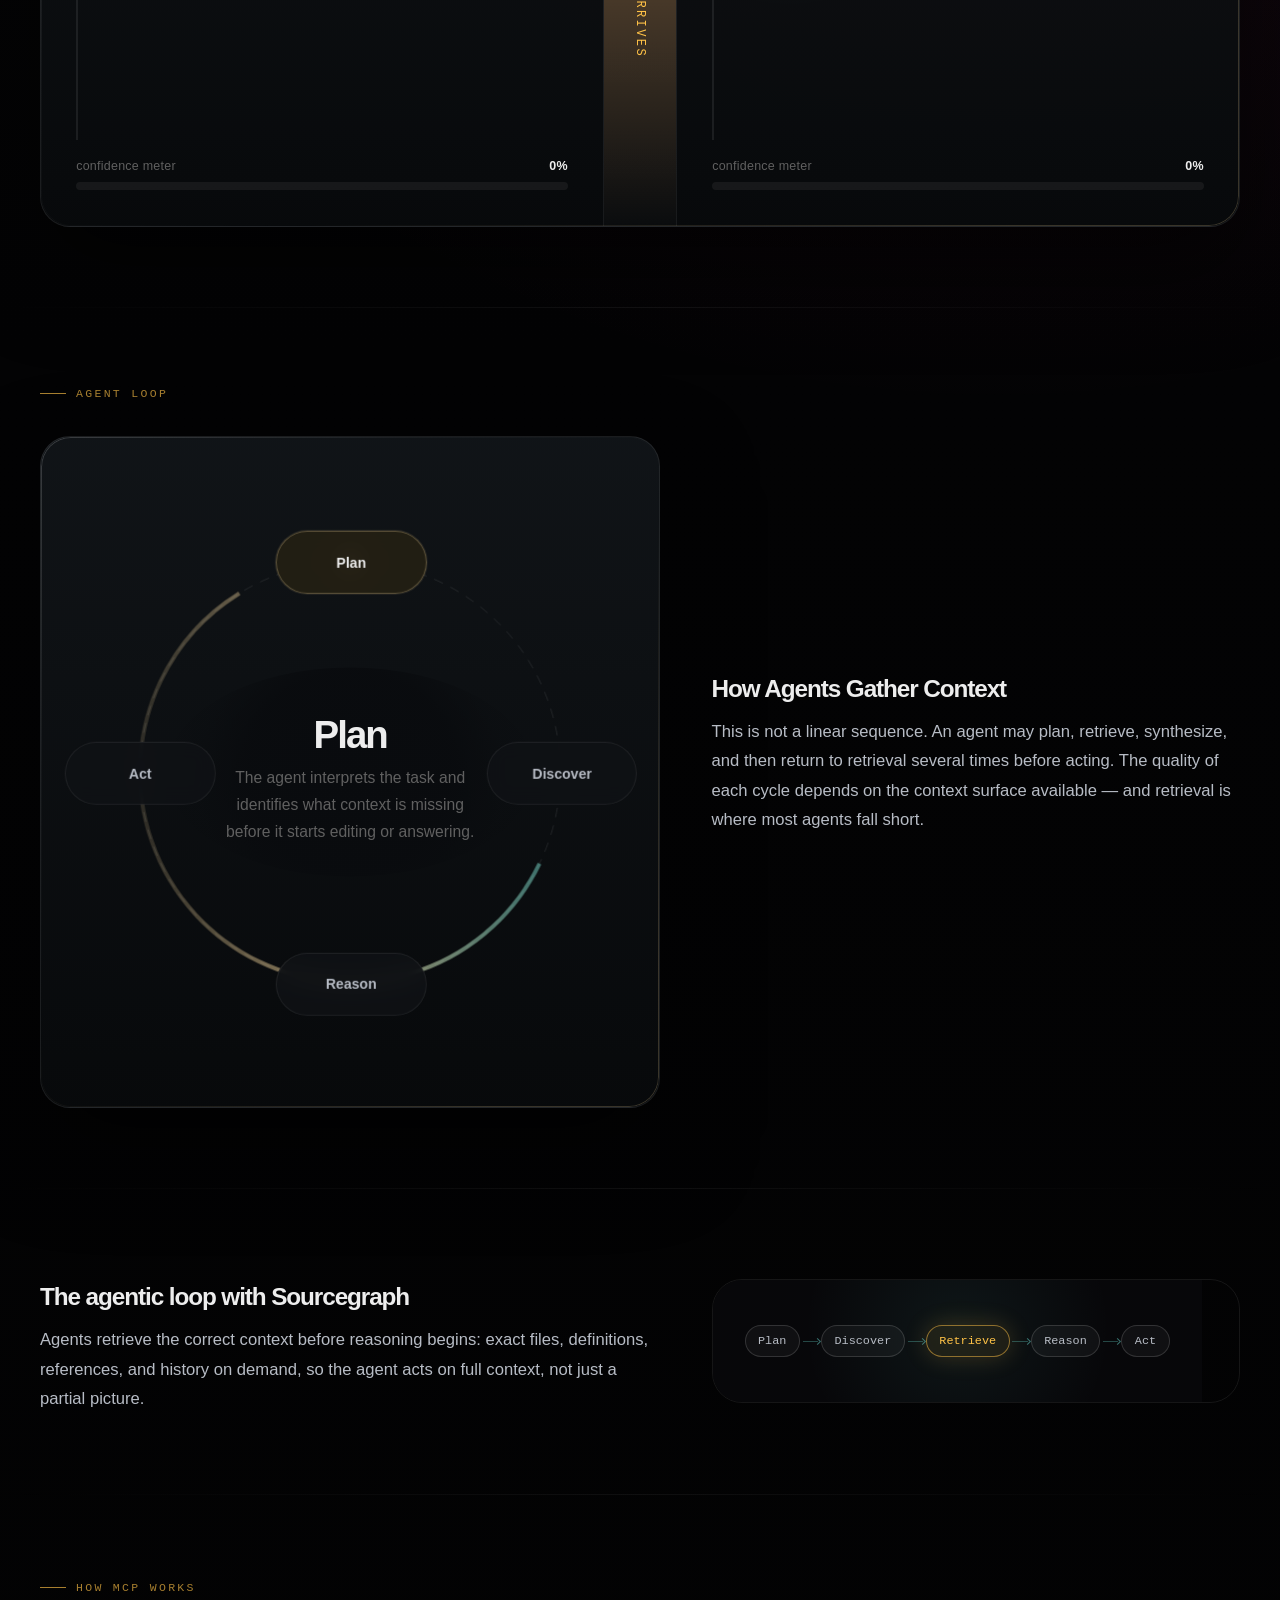
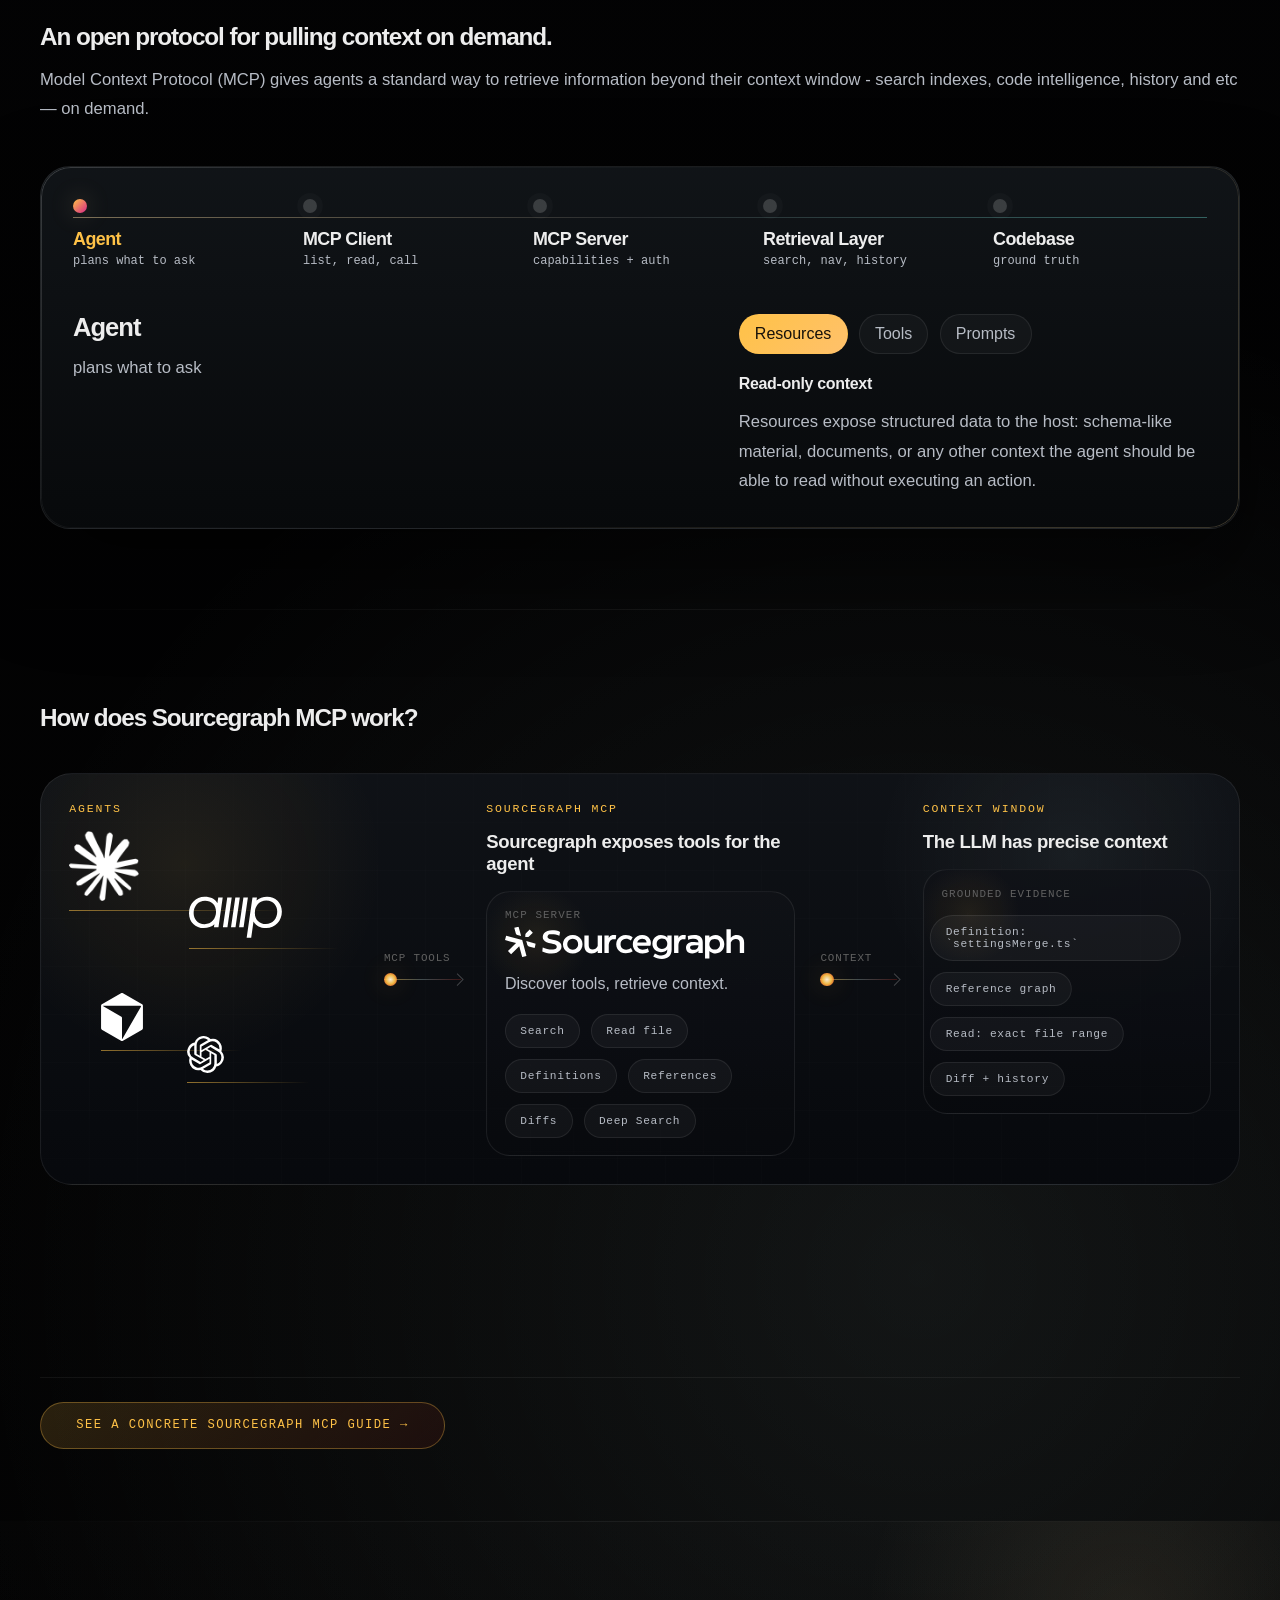
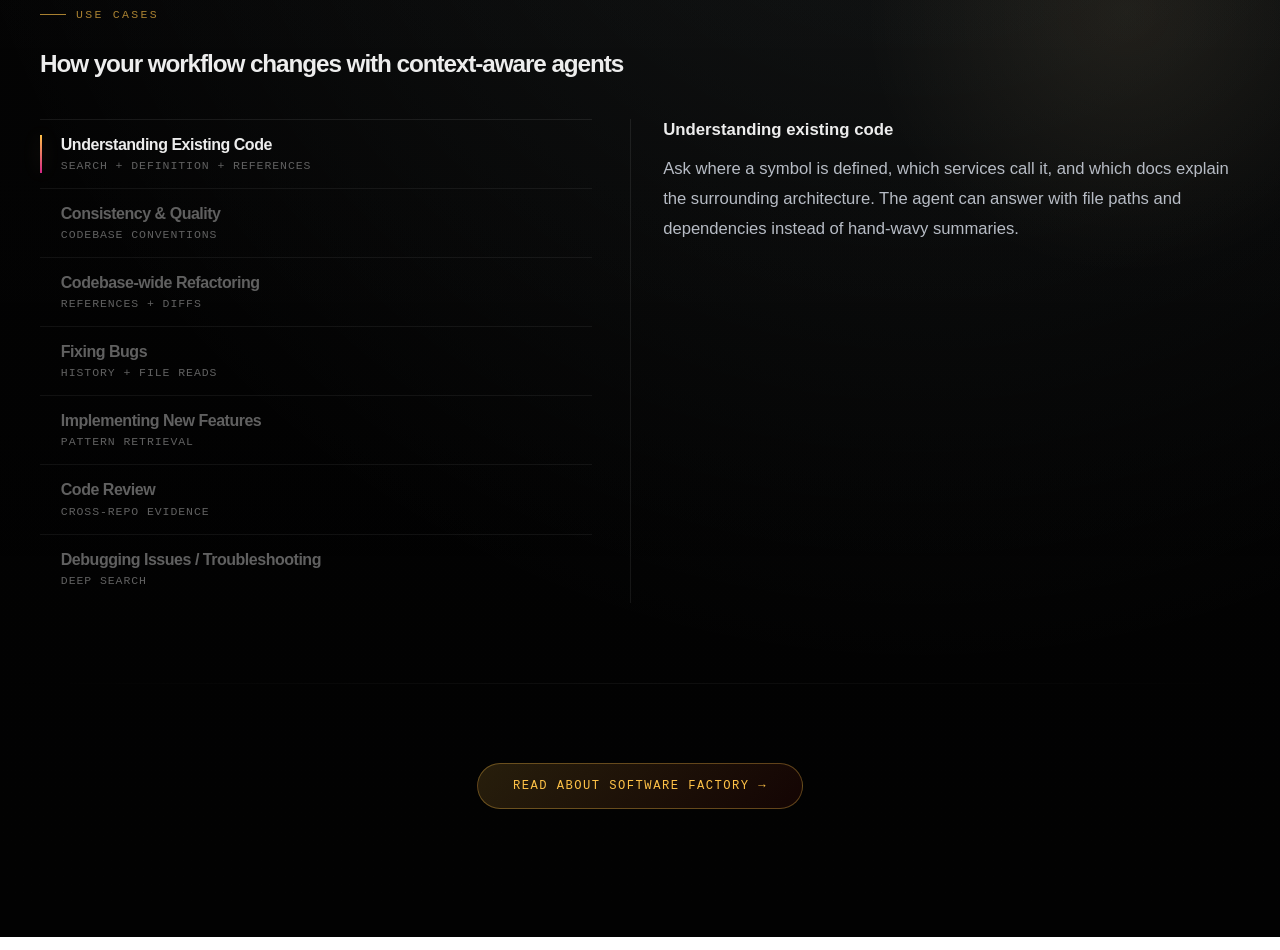
<file: sourcegraph-mcp.html>
<!DOCTYPE html>
<html lang="en">
<head>
  <meta charset="UTF-8">
  <meta http-equiv="refresh" content="0; url=./index.html">
  <meta name="viewport" content="width=device-width, initial-scale=1.0">
  <title>Redirecting…</title>
  <script>
    window.location.replace("./index.html");
  </script>
</head>
<body>
  <p>Redirecting to <a href="./index.html">index.html</a>…</p>
</body>
</html>
</file>
<file: assets/site.css>
@font-face {
  font-family: "Poly Sans";
  src: url("https://cdn.prod.website-files.com/673f71b4ebbb99190437de75/67a65a1bf1b61ae0a9bf86fb_PolySans-Slim-300.woff2") format("woff2");
  font-weight: 300;
  font-style: normal;
  font-display: swap;
}

@font-face {
  font-family: "Poly Sans";
  src: url("https://cdn.prod.website-files.com/673f71b4ebbb99190437de75/6797d415f3c544b1b38896d6_PolySans-Neutral.woff2") format("woff2");
  font-weight: 400;
  font-style: normal;
  font-display: swap;
}

@font-face {
  font-family: "Poly Sans";
  src: url("https://cdn.prod.website-files.com/673f71b4ebbb99190437de75/6797d3e6f3c544b1b3886ff6_PolySans-Median.woff2") format("woff2");
  font-weight: 500;
  font-style: normal;
  font-display: swap;
}

@font-face {
  font-family: "Poly Sans";
  src: url("https://cdn.prod.website-files.com/673f71b4ebbb99190437de75/67a65a1b9a6c93b3f0e47b62_PolySans-Bulky-700.woff2") format("woff2");
  font-weight: 700;
  font-style: normal;
  font-display: swap;
}

@font-face {
  font-family: "Poly Sans Mono";
  src: url("https://cdn.prod.website-files.com/673f71b4ebbb99190437de75/67a65a9d3aca84231d57380a_PolySans-SlimMono-300.woff2") format("woff2");
  font-weight: 300;
  font-style: normal;
  font-display: swap;
}

@font-face {
  font-family: "Poly Sans Mono";
  src: url("https://cdn.prod.website-files.com/673f71b4ebbb99190437de75/67a65a9e8bd8b0fe39496334_PolySans-NeutralMono-400.woff2") format("woff2");
  font-weight: 400;
  font-style: normal;
  font-display: swap;
}

:root {
  --bg: #050506;
  --bg-deep: #020202;
  --surface: rgba(12, 12, 14, 0.74);
  --surface-strong: rgba(9, 9, 11, 0.9);
  --surface-soft: rgba(255, 255, 255, 0.035);
  --line: rgba(255, 255, 255, 0.08);
  --line-strong: #343434;
  --text: #ededed;
  --text-dim: #b7bcc5;
  --text-soft: #606060;
  --amber: #ed2e20;
  --gold: #ffc247;
  --teal: #d62687;
  --ice: #dcfefe;
  --blind: #ffdfdc;
  --shadow: 0 40px 90px rgba(0, 0, 0, 0.5);
  --radius: 30px;
  --radius-sm: 18px;
  --container: min(1200px, calc(100vw - 2.6rem));
  --display: "Poly Sans", Arial, sans-serif;
  --body: "Poly Sans", Arial, sans-serif;
  --mono: "Poly Sans Mono", "Roboto Mono", ui-monospace, monospace;
  --utility-offset: 88px;
}

*,
*::before,
*::after {
  box-sizing: border-box;
}

html {
  scroll-behavior: smooth;
}

body {
  margin: 0;
  font-family: var(--body);
  color: var(--text);
  background:
    radial-gradient(circle at 16% 6%, rgba(237, 46, 32, 0.2), transparent 18%),
    radial-gradient(circle at 78% 14%, rgba(214, 38, 135, 0.14), transparent 24%),
    radial-gradient(circle at 72% 78%, rgba(220, 254, 254, 0.08), transparent 22%),
    linear-gradient(180deg, #070707 0%, #030304 34%, #020202 100%);
  min-height: 100vh;
  overflow-x: hidden;
}

body::before {
  content: "";
  position: fixed;
  inset: 0;
  pointer-events: none;
  background-image:
    linear-gradient(rgba(255, 255, 255, 0.03) 1px, transparent 1px),
    linear-gradient(90deg, rgba(255, 255, 255, 0.03) 1px, transparent 1px);
  background-size: 96px 96px;
  mask-image: radial-gradient(circle at center, black 36%, transparent 82%);
  opacity: 0.28;
}

body::after {
  content: "";
  position: fixed;
  inset: 0;
  pointer-events: none;
  background:
    linear-gradient(180deg, rgba(237, 46, 32, 0.18) 0%, transparent 10%),
    radial-gradient(circle at 50% 0%, rgba(255, 194, 71, 0.08), transparent 28%),
    radial-gradient(circle at 0% 100%, rgba(214, 38, 135, 0.08), transparent 22%);
  mix-blend-mode: screen;
}

a {
  color: inherit;
  text-decoration: none;
}

button,
input,
select,
textarea {
  font: inherit;
}

img,
svg,
canvas {
  display: block;
  max-width: 100%;
}

code,
pre {
  font-family: var(--mono);
}

::selection {
  background: rgba(255, 182, 105, 0.25);
  color: white;
}

::-webkit-scrollbar {
  width: 10px;
}

::-webkit-scrollbar-track {
  background: #020304;
}

::-webkit-scrollbar-thumb {
  background: linear-gradient(180deg, rgba(255, 182, 105, 0.9), rgba(105, 217, 208, 0.7));
  border-radius: 999px;
  border: 2px solid #020304;
}

.page-progress {
  position: fixed;
  top: 0;
  left: 0;
  width: 0;
  height: 3px;
  z-index: 200;
  background: linear-gradient(90deg, var(--amber), var(--gold), var(--ice));
  box-shadow: 0 0 30px rgba(255, 182, 105, 0.45);
}

.container {
  width: var(--container);
  margin: 0 auto;
}

.section-anchor {
  position: relative;
  top: calc(var(--utility-offset) * -1);
  display: block;
  height: 0;
}

section[id] {
  scroll-margin-top: var(--utility-offset);
}

.section {
  position: relative;
  padding: 5rem 0;
}

.section::before {
  content: "";
  position: absolute;
  inset: 0 0 auto;
  height: 1px;
  background: linear-gradient(90deg, transparent, rgba(255, 255, 255, 0.12), transparent);
  opacity: 0.45;
}

.section-compact {
  padding: 4.5rem 0;
}

.section-market-grid {
  padding-top: 1.5rem;
  overflow: hidden;
}

.market-proof {
  position: relative;
  display: grid;
  gap: 0;
}

.market-proof::before {
  content: "";
  position: absolute;
  top: 0.6rem;
  bottom: 0.6rem;
  left: clamp(8rem, 14vw, 10rem);
  width: 1px;
  background: linear-gradient(180deg, transparent, rgba(255, 255, 255, 0.18), rgba(255, 194, 71, 0.24), transparent);
  opacity: 0.9;
}

.market-proof-item {
  position: relative;
  display: grid;
  grid-template-columns: minmax(7rem, 10rem) minmax(0, 1fr);
  gap: clamp(1.5rem, 3vw, 3rem);
  align-items: start;
  padding: clamp(1.8rem, 4vw, 2.8rem) 0;
}

.market-proof-item::before {
  content: "";
  position: absolute;
  top: 0;
  left: 0;
  right: 0;
  height: 1px;
  background: linear-gradient(90deg, rgba(255, 194, 71, 0.34), rgba(255, 255, 255, 0.12), transparent 82%);
  transform-origin: left center;
  transition: transform 240ms ease, opacity 240ms ease;
}

.market-proof-item:first-child {
  padding-top: 0;
}

.market-proof-item:first-child::before {
  opacity: 0;
}

.market-proof-item:last-child {
  padding-bottom: 0;
}

.market-proof-item:hover::before {
  transform: scaleX(1.03);
}

.market-proof-brand {
  position: relative;
  min-height: 3rem;
  padding-top: 0.2rem;
}

.market-proof-brand::after {
  content: "";
  position: absolute;
  top: 50%;
  left: -0.6rem;
  width: 6.5rem;
  height: 6.5rem;
  border-radius: 50%;
  background: radial-gradient(circle, rgba(255, 194, 71, 0.18) 0%, rgba(237, 46, 32, 0.12) 42%, transparent 72%);
  transform: translateY(-50%);
  filter: blur(20px);
  animation: marketGlow 7s ease-in-out infinite;
}

.market-proof-item:nth-child(even) .market-proof-brand::after {
  background: radial-gradient(circle, rgba(113, 235, 170, 0.18) 0%, rgba(255, 194, 71, 0.08) 42%, transparent 72%);
  animation-delay: -2.4s;
}

.market-proof-logo {
  position: relative;
  z-index: 1;
  display: block;
  width: auto;
  max-width: 100%;
  height: clamp(1.85rem, 2.4vw, 2.7rem);
  filter: brightness(0) invert(1);
  opacity: 0.96;
}

.market-proof-logo-stripe {
  width: clamp(7.2rem, 10vw, 8.9rem);
  height: auto;
}

.market-proof-logo-spotify {
  width: clamp(7.5rem, 10.8vw, 9.3rem);
  height: auto;
}

.market-proof-logo-ramp {
  width: clamp(6.6rem, 9vw, 8rem);
  height: auto;
}

.market-proof-logo-uber {
  width: clamp(5.1rem, 7vw, 6.3rem);
  height: auto;
}

.market-proof-copy {
  max-width: 54rem;
}

.market-proof-copy p {
  margin: 0;
  color: rgba(236, 236, 239, 0.82);
  font-size: 1rem;
  line-height: 1.68;
}

.market-proof-copy a {
  color: var(--gold);
  text-decoration: underline;
  text-decoration-thickness: 1px;
  text-underline-offset: 0.16em;
}

.market-proof-copy a:hover {
  color: #fff1c7;
}

@keyframes marketGlow {
  0%,
  100% {
    opacity: 0.52;
    transform: translateY(-50%) scale(0.92);
  }

  50% {
    opacity: 0.9;
    transform: translateY(-50%) scale(1.04);
  }
}

/* Section / hero kickers — match context-problem.html .f-kicker (mono, gold rule) */
.f-kicker,
.eyebrow,
.mcp-guide-page .mcp-kicker {
  display: inline-flex;
  align-items: center;
  gap: 0.65rem;
  margin-bottom: 0.9rem;
  font-family: var(--mono);
  font-size: 0.72rem;
  letter-spacing: 0.2em;
  text-transform: uppercase;
  color: var(--gold);
  opacity: 0.65;
}

.f-kicker::before,
.eyebrow::before,
.mcp-guide-page .mcp-kicker::before {
  content: "";
  display: inline-block;
  width: 1.6rem;
  height: 1px;
  background: currentColor;
}

.hero-copy > .f-kicker:first-child {
  margin-bottom: 1.65rem;
}

.section-heading {
  max-width: 58rem;
  margin-bottom: 2.6rem;
}

.problem-section .section-heading,
.loop-section .section-heading,
.protocol-section .section-heading,
.loop-mcp-section .section-heading {
  max-width: none;
}

.section-heading.centered {
  margin-left: auto;
  margin-right: auto;
  text-align: center;
}

.section-heading-inline {
  margin-bottom: 1.8rem;
}

/* Section titles — match context-problem.html .f-h2 rhythm */
.section-title {
  margin: 1rem 0 0.9rem;
  font-family: var(--display);
  font-size: clamp(1.7rem, 3.2vw, 2.6rem);
  font-weight: 700;
  line-height: 1.08;
  letter-spacing: -0.045em;
}

.section-title-small {
  font-size: clamp(1.55rem, 2.85vw, 2.25rem);
}

.statement-title {
  font-family: var(--display);
  font-size: clamp(1.18rem, 1.9vw, 1.65rem);
  font-weight: 700;
  line-height: 1.08;
  letter-spacing: -0.045em;
}

.statement-emphasis {
  color: var(--amber);
  font-style: italic;
  text-shadow: 0 0 18px rgba(237, 46, 32, 0.16);
}

.section-copy,
.hero-support,
.contrast-copy,
.protocol-active p,
.facet-panel p,
.loop-note p,
.workbench-panel p,
.use-case-spotlight p,
.cta-inner p {
  margin: 0;
  color: var(--text-dim);
  line-height: 1.78;
  font-size: 1.04rem;
}

.section-copy + .section-copy {
  margin-top: 1rem;
}

.actions {
  display: flex;
  flex-wrap: wrap;
  gap: 0.9rem;
  margin-top: 2rem;
}

.actions-center {
  justify-content: center;
}

.btn,
.ghost-btn,
.nav-cta,
.question-pill,
.config-tab,
.copy-button,
.use-case-trigger,
.protocol-node,
.text-link {
  transition:
    transform 180ms ease,
    border-color 180ms ease,
    background-color 180ms ease,
    color 180ms ease,
    box-shadow 180ms ease,
    opacity 180ms ease;
}

.btn,
.ghost-btn,
.nav-cta {
  display: inline-flex;
  align-items: center;
  justify-content: center;
  gap: 0.7rem;
  padding: 0.95rem 1.35rem;
  border-radius: 999px;
  border: 1px solid transparent;
  font-weight: 700;
}

.btn {
  color: #14171f;
  background: linear-gradient(180deg, #ffffff 0%, #f5f7fb 100%);
  box-shadow: 0 18px 44px rgba(255, 255, 255, 0.1);
}

.ghost-btn,
.nav-cta {
  color: var(--text);
  border-color: rgba(255, 255, 255, 0.14);
  background: rgba(14, 14, 16, 0.64);
  backdrop-filter: blur(14px);
}

.btn:hover,
.ghost-btn:hover,
.nav-cta:hover,
.question-pill:hover,
.config-tab:hover,
.copy-button:hover,
.use-case-trigger:hover,
.protocol-node:hover,
.text-link:hover {
  transform: translateY(-2px);
}

.ghost-btn:hover,
.nav-cta:hover {
  border-color: rgba(255, 255, 255, 0.24);
  background: rgba(18, 18, 21, 0.82);
}

.text-link {
  display: inline-flex;
  align-items: center;
  gap: 0.5rem;
  margin-top: 1.25rem;
  color: var(--gold);
  font-weight: 700;
}

.text-link svg {
  transition: transform 180ms ease;
}

.text-link:hover svg {
  transform: translateX(4px);
}

/* Pill CTA (matches Software Factory / context-problem close section) */
.factory-cta {
  display: inline-flex;
  align-items: center;
  justify-content: center;
  gap: 0.7rem;
  padding: 0.95rem 2.2rem;
  border-radius: 999px;
  background: linear-gradient(135deg, rgba(255, 194, 71, 0.15), rgba(237, 46, 32, 0.08));
  border: 1px solid rgba(255, 194, 71, 0.32);
  color: var(--gold);
  font-family: var(--mono);
  font-size: 0.76rem;
  letter-spacing: 0.12em;
  text-transform: uppercase;
  text-decoration: none;
  transition: border-color 0.22s, background 0.22s;
}

.factory-cta:hover {
  border-color: rgba(255, 194, 71, 0.58);
  background: linear-gradient(135deg, rgba(255, 194, 71, 0.22), rgba(237, 46, 32, 0.12));
}

.site-shell {
  position: relative;
  min-height: 100vh;
}

.site-nav {
  position: sticky;
  top: 0;
  z-index: 140;
  border-bottom: 1px solid rgba(255, 255, 255, 0.08);
  background:
    linear-gradient(180deg, rgba(8, 8, 10, 0.92), rgba(6, 6, 8, 0.82)),
    radial-gradient(circle at 18% 0%, rgba(237, 46, 32, 0.16), transparent 30%);
  backdrop-filter: blur(20px);
}

.site-nav-inner {
  width: var(--container);
  min-height: 5.3rem;
  margin: 0 auto;
  display: flex;
  align-items: center;
  justify-content: space-between;
  gap: 1rem;
}

.brand {
  display: inline-flex;
  align-items: center;
  gap: 0.8rem;
  padding: 0.8rem 1rem;
  border-radius: 999px;
  border: 1px solid rgba(255, 255, 255, 0.1);
  background: rgba(12, 12, 14, 0.62);
  font-family: var(--display);
  font-size: 0.98rem;
  font-weight: 600;
  letter-spacing: -0.03em;
}

.nav-links,
.nav-actions {
  display: flex;
  align-items: center;
  gap: 0.75rem;
}

.nav-links a {
  display: inline-flex;
  align-items: center;
  min-height: 2.8rem;
  padding: 0.7rem 0.95rem;
  border-radius: 999px;
  color: var(--text-dim);
  font-size: 0.94rem;
  transition:
    transform 180ms ease,
    color 180ms ease,
    background-color 180ms ease;
}

.nav-links a:hover,
.nav-links a[aria-current="page"] {
  color: var(--text);
  background: rgba(255, 255, 255, 0.06);
}

.page-hero {
  position: relative;
  padding: 5.5rem 0 3.8rem;
  background:
    radial-gradient(circle at 10% 8%, rgba(237, 46, 32, 0.14), transparent 22%),
    radial-gradient(circle at 88% 14%, rgba(255, 194, 71, 0.08), transparent 24%);
}

.page-hero::before {
  content: "";
  position: absolute;
  inset: 0;
  pointer-events: none;
  background: linear-gradient(180deg, rgba(255, 255, 255, 0.02), rgba(255, 255, 255, 0));
}

.page-hero-grid,
.guide-grid,
.stack-grid {
  display: grid;
  grid-template-columns: minmax(0, 1.1fr) minmax(18rem, 0.9fr);
  gap: 1.6rem;
  align-items: start;
}

.panel,
.guide-panel,
.story-panel,
.stack-card,
.loop-list-item,
.question-card,
.reference-card,
.table-panel,
.terminal-shell {
  position: relative;
  overflow: hidden;
  border: 1px solid rgba(255, 255, 255, 0.08);
  border-radius: var(--radius);
  background:
    linear-gradient(180deg, rgba(18, 22, 26, 0.88), rgba(8, 10, 12, 0.92)),
    rgba(255, 255, 255, 0.02);
  box-shadow: var(--shadow);
}

.panel::before,
.guide-panel::before,
.story-panel::before,
.stack-card::before,
.loop-list-item::before,
.question-card::before,
.reference-card::before,
.table-panel::before,
.terminal-shell::before {
  content: "";
  position: absolute;
  inset: 0;
  border-radius: inherit;
  padding: 1px;
  background: linear-gradient(140deg, rgba(255, 255, 255, 0.16), rgba(255, 255, 255, 0.04) 28%, transparent 52%, rgba(255, 224, 163, 0.16) 92%);
  -webkit-mask:
    linear-gradient(#fff 0 0) content-box,
    linear-gradient(#fff 0 0);
  -webkit-mask-composite: xor;
  mask-composite: exclude;
  pointer-events: none;
}

.panel,
.guide-panel,
.story-panel,
.stack-card,
.loop-list-item,
.question-card,
.reference-card,
.terminal-shell {
  padding: 1.7rem;
}

.page-side-panel {
  position: sticky;
  top: 6.5rem;
  align-self: start;
}

.page-side-panel,
.cta-panel {
  background:
    radial-gradient(circle at 18% 18%, rgba(255, 224, 163, 0.1), transparent 22%),
    linear-gradient(180deg, rgba(18, 22, 26, 0.9), rgba(8, 10, 12, 0.94));
}

.section-header {
  max-width: 60rem;
  margin-bottom: 2.5rem;
}

.section-header.centered {
  margin-left: auto;
  margin-right: auto;
  text-align: center;
}

.lede {
  margin: 0;
  max-width: 62ch;
  color: var(--text-dim);
  line-height: 1.78;
  font-size: 1.04rem;
}

.section-title.tight {
  max-width: 12ch;
}

.mini-list {
  margin: 1rem 0 0;
  padding: 0;
  list-style: none;
  display: grid;
  gap: 0.9rem;
}

.mini-list li {
  position: relative;
  padding-left: 1rem;
  color: var(--text-dim);
  line-height: 1.65;
}

.mini-list li::before {
  content: "";
  position: absolute;
  top: 0.7rem;
  left: 0;
  width: 0.38rem;
  height: 0.38rem;
  border-radius: 50%;
  background: var(--gold);
  box-shadow: 0 0 16px rgba(255, 194, 71, 0.32);
}

.score-list {
  margin-top: 1.35rem;
  display: grid;
  gap: 0.8rem;
}

.score-row {
  display: grid;
  grid-template-columns: minmax(0, 1fr) minmax(0, 1.2fr) auto;
  gap: 0.8rem;
  align-items: center;
  color: var(--text-dim);
  font-size: 0.94rem;
}

.score-bar {
  height: 0.55rem;
  border-radius: 999px;
  overflow: hidden;
  background: rgba(255, 255, 255, 0.08);
}

.score-bar b {
  display: block;
  height: 100%;
  border-radius: inherit;
  background: linear-gradient(90deg, var(--gold), var(--amber));
}

.guide-panel {
  display: flex;
  flex-direction: column;
  gap: 1rem;
}

.guide-steps {
  display: grid;
  gap: 1rem;
}

.guide-step {
  display: grid;
  grid-template-columns: auto 1fr;
  gap: 0.95rem;
  align-items: start;
}

.stack-number {
  display: inline-grid;
  place-items: center;
  width: 2.1rem;
  height: 2.1rem;
  border-radius: 50%;
  border: 1px solid rgba(255, 255, 255, 0.12);
  background: rgba(255, 255, 255, 0.05);
  color: var(--gold);
  font-family: var(--mono);
  font-size: 0.82rem;
}

.guide-step p,
.story-panel p,
.stack-card p,
.loop-list-item p,
.question-card p,
.reference-card p {
  margin: 0.45rem 0 0;
  color: var(--text-dim);
  line-height: 1.7;
}

.context-orchestrator {
  display: grid;
  gap: 1.15rem;
  align-self: start;
}

.context-orchestrator-stage {
  position: relative;
  display: grid;
  grid-template-columns: minmax(11.5rem, 0.9fr) minmax(16rem, 1.05fr) minmax(13rem, 0.9fr);
  grid-template-rows: auto auto;
  gap: 1rem 1.25rem;
  align-items: center;
  min-height: 34rem;
  padding: 1.65rem;
  overflow: hidden;
  border: 1px solid rgba(255, 255, 255, 0.08);
  border-radius: 2rem;
  background:
    radial-gradient(circle at 18% 22%, rgba(255, 194, 71, 0.12), transparent 24%),
    radial-gradient(circle at 78% 72%, rgba(237, 46, 32, 0.14), transparent 28%),
    linear-gradient(180deg, rgba(14, 15, 18, 0.94), rgba(7, 8, 10, 0.98));
  box-shadow: var(--shadow);
}

.context-orchestrator-stage::before {
  content: "";
  position: absolute;
  inset: 0;
  border-radius: inherit;
  padding: 1px;
  background: linear-gradient(140deg, rgba(255, 255, 255, 0.14), rgba(255, 255, 255, 0.04) 28%, transparent 54%, rgba(255, 194, 71, 0.2) 94%);
  -webkit-mask:
    linear-gradient(#fff 0 0) content-box,
    linear-gradient(#fff 0 0);
  -webkit-mask-composite: xor;
  mask-composite: exclude;
  pointer-events: none;
}

.context-orchestrator-grid {
  position: absolute;
  inset: 0;
  background-image:
    linear-gradient(rgba(255, 255, 255, 0.035) 1px, transparent 1px),
    linear-gradient(90deg, rgba(255, 255, 255, 0.035) 1px, transparent 1px);
  background-size: 4.6rem 4.6rem;
  mask-image: radial-gradient(circle at center, black 38%, transparent 94%);
  opacity: 0.4;
}

.context-source-cluster,
.context-prep-core,
.context-execution-core,
.context-feedback-loop {
  position: relative;
  z-index: 1;
}

.context-source-cluster {
  display: grid;
  gap: 0.62rem;
  width: 100%;
}

.context-source-cluster-top {
  grid-column: 1;
  grid-row: 1;
}

.context-source-cluster-bottom {
  grid-column: 1;
  grid-row: 2;
}

.context-source-cluster::after {
  content: "";
  position: absolute;
  top: 50%;
  left: calc(100% + 0.75rem);
  width: calc(100% + 1.35rem);
  height: 1px;
  background: linear-gradient(90deg, rgba(255, 194, 71, 0.22), rgba(255, 194, 71, 0.62), rgba(255, 194, 71, 0.08));
  transform: translateY(-50%);
  pointer-events: none;
}

.context-source-label,
.context-prep-kicker,
.context-execution-kicker,
.context-loop-label {
  color: var(--gold);
  font-family: var(--mono);
  font-size: 0.72rem;
  letter-spacing: 0.24em;
  text-transform: uppercase;
}

.context-source-chip {
  min-height: 2.9rem;
  padding: 0.9rem 1rem;
  border: 1px solid rgba(255, 255, 255, 0.08);
  border-radius: 999px;
  background: linear-gradient(180deg, rgba(255, 255, 255, 0.06), rgba(255, 255, 255, 0.025));
  color: rgba(255, 255, 255, 0.88);
  font-size: 0.94rem;
  letter-spacing: -0.02em;
  box-shadow: inset 0 1px 0 rgba(255, 255, 255, 0.04);
  animation: sourceChipPulse 6s ease-in-out infinite;
}

.context-source-cluster .context-source-chip:nth-of-type(2) {
  animation-delay: -2s;
}

.context-source-cluster .context-source-chip:nth-of-type(3) {
  animation-delay: -4s;
}

.context-prep-core,
.context-execution-core {
  display: grid;
  gap: 0.8rem;
  padding: 1.5rem;
  border-radius: 1.65rem;
  border: 1px solid rgba(255, 255, 255, 0.08);
  background:
    linear-gradient(180deg, rgba(19, 21, 25, 0.95), rgba(11, 12, 14, 0.95)),
    rgba(255, 255, 255, 0.02);
}

.context-prep-core {
  grid-column: 2;
  grid-row: 1 / span 2;
  width: 100%;
  min-height: 13.6rem;
  box-shadow: 0 0 0 1px rgba(255, 194, 71, 0.08), 0 30px 70px rgba(0, 0, 0, 0.36);
}

.context-execution-core {
  grid-column: 3;
  grid-row: 1 / span 2;
  width: 100%;
  min-height: 11.4rem;
}

.context-prep-core strong,
.context-execution-core strong {
  font-family: var(--display);
  font-size: clamp(1.4rem, 1.8vw, 2rem);
  line-height: 0.96;
  letter-spacing: -0.05em;
}

.context-prep-core p,
.context-execution-core p {
  margin: 0;
  color: var(--text-dim);
  font-size: 0.97rem;
  line-height: 1.65;
}

.context-prep-stack {
  display: flex;
  flex-wrap: wrap;
  gap: 0.55rem;
}

.context-prep-stack span {
  padding: 0.5rem 0.7rem;
  border-radius: 999px;
  background: rgba(255, 255, 255, 0.055);
  border: 1px solid rgba(255, 255, 255, 0.07);
  color: rgba(255, 255, 255, 0.82);
  font-size: 0.76rem;
  line-height: 1;
}

.context-path,
.context-handoff-path {
  position: absolute;
  border-radius: 999px;
  pointer-events: none;
  z-index: 0;
}

.context-path {
  display: none;
  height: 2px;
  background: linear-gradient(90deg, rgba(255, 194, 71, 0.18), rgba(255, 194, 71, 0.65), rgba(255, 194, 71, 0.16));
  overflow: hidden;
}

.context-path-top {
  display: none;
}

.context-path-bottom {
  display: none;
}

.context-packet,
.context-handoff-pulse {
  position: absolute;
  top: 50%;
  width: 0.8rem;
  height: 0.8rem;
  border-radius: 50%;
  transform: translateY(-50%);
}

.context-packet {
  display: none;
  background: radial-gradient(circle at 30% 30%, rgba(255, 255, 255, 0.96), rgba(255, 194, 71, 0.88) 52%, rgba(237, 46, 32, 0.65));
  box-shadow: 0 0 18px rgba(255, 194, 71, 0.45);
  animation: sourcePacketFlow 5.8s linear infinite;
}

.context-packet-b,
.context-packet-d {
  animation-delay: -2.8s;
}

.context-path-bottom .context-packet {
  animation-duration: 6.4s;
}

.context-handoff-path {
  top: 50%;
  left: calc(66.666% - 1rem);
  width: clamp(2.5rem, 6vw, 5rem);
  height: 3px;
  background: linear-gradient(90deg, rgba(255, 194, 71, 0.3), rgba(220, 254, 254, 0.82), rgba(220, 254, 254, 0.18));
  overflow: hidden;
  transform: translateY(-50%);
}

.context-handoff-pulse {
  background: radial-gradient(circle at 30% 30%, rgba(255, 255, 255, 0.98), rgba(220, 254, 254, 0.92) 58%, rgba(220, 254, 254, 0.32));
  box-shadow: 0 0 20px rgba(220, 254, 254, 0.36);
  animation: handoffPulse 4.4s linear infinite;
}

.context-handoff-pulse-b {
  animation-delay: -2.2s;
}

.context-execution-status {
  display: inline-flex;
  align-items: center;
  gap: 0.6rem;
  margin-top: 0.3rem;
  color: rgba(255, 255, 255, 0.82);
  font-size: 0.78rem;
  line-height: 1.45;
}

.context-execution-dot {
  width: 0.58rem;
  height: 0.58rem;
  border-radius: 50%;
  background: linear-gradient(135deg, var(--ice), rgba(220, 254, 254, 0.6));
  box-shadow: 0 0 14px rgba(220, 254, 254, 0.32);
  animation: executionDotPulse 3s ease-in-out infinite;
}

.context-feedback-loop {
  position: absolute;
  top: 1.2rem;
  right: 1rem;
  width: 13rem;
  height: 19rem;
  border: 1px dashed rgba(255, 255, 255, 0.16);
  border-left: 0;
  border-radius: 0 7rem 7rem 0;
  opacity: 0.55;
  z-index: 0;
}

.context-loop-label {
  position: absolute;
  top: -0.2rem;
  right: 1.2rem;
  transform: none;
  letter-spacing: 0.14em;
}

.context-loop-ping {
  position: absolute;
  right: -0.25rem;
  bottom: 3rem;
  width: 0.72rem;
  height: 0.72rem;
  border-radius: 50%;
  background: radial-gradient(circle at 30% 30%, rgba(255, 255, 255, 0.94), rgba(255, 194, 71, 0.9), rgba(237, 46, 32, 0.58));
  box-shadow: 0 0 18px rgba(255, 194, 71, 0.42);
  animation: loopPing 4.2s ease-in-out infinite;
}

.context-orchestrator-caption {
  margin: 0;
  max-width: 52ch;
  color: var(--text-dim);
  line-height: 1.72;
}

/* ── Prehydration Flow Animation ─────────────────────────────────── */

.prehydration-flow {
  display: grid;
  grid-template-columns: minmax(11rem, 1fr) 3.5rem minmax(13rem, 1.1fr) 3.5rem minmax(11rem, 0.9fr);
  align-items: center;
  gap: 0;
  padding: 2.5rem;
  border: 1px solid rgba(255, 255, 255, 0.08);
  border-radius: 2rem;
  background:
    radial-gradient(circle at 18% 50%, rgba(255, 194, 71, 0.07), transparent 40%),
    radial-gradient(circle at 82% 50%, rgba(69, 209, 182, 0.08), transparent 40%),
    linear-gradient(180deg, rgba(14, 15, 18, 0.96), rgba(7, 8, 10, 0.99));
  box-shadow: var(--shadow);
  overflow: hidden;
  position: relative;
}

.prehydration-flow::before {
  content: "";
  position: absolute;
  inset: 0;
  border-radius: inherit;
  padding: 1px;
  background: linear-gradient(120deg, rgba(255, 255, 255, 0.12), rgba(255, 255, 255, 0.03) 35%, transparent 55%, rgba(255, 194, 71, 0.15) 100%);
  -webkit-mask: linear-gradient(#fff 0 0) content-box, linear-gradient(#fff 0 0);
  -webkit-mask-composite: xor;
  mask-composite: exclude;
  pointer-events: none;
}

/* Sources column */
.ph-sources {
  display: flex;
  flex-direction: column;
  gap: 0.75rem;
}

.ph-source {
  display: flex;
  align-items: center;
  gap: 0.75rem;
  padding: 0.8rem 1rem;
  border: 1px solid rgba(255, 255, 255, 0.07);
  border-radius: 0.9rem;
  background: rgba(255, 255, 255, 0.03);
  transition: border-color 0.3s, background 0.3s, box-shadow 0.3s;
}

.ph-source.is-active {
  border-color: rgba(255, 194, 71, 0.45);
  background: rgba(255, 194, 71, 0.06);
  box-shadow: 0 0 0 1px rgba(255, 194, 71, 0.1), 0 0 24px rgba(255, 194, 71, 0.08);
}

.ph-source-dot {
  flex-shrink: 0;
  width: 0.52rem;
  height: 0.52rem;
  border-radius: 50%;
  background: rgba(255, 255, 255, 0.22);
  transition: background 0.3s, box-shadow 0.3s;
}

.ph-source.is-active .ph-source-dot {
  background: var(--gold);
  box-shadow: 0 0 10px rgba(255, 194, 71, 0.55);
}

.ph-source-text {
  display: flex;
  flex-direction: column;
  gap: 0.15rem;
}

.ph-source-text strong {
  font-size: 0.88rem;
  font-weight: 600;
  color: rgba(255, 255, 255, 0.88);
  letter-spacing: -0.02em;
}

.ph-source-text span {
  font-size: 0.74rem;
  color: var(--text-dim);
  font-family: var(--mono);
  letter-spacing: 0.02em;
}

/* Connector columns */
.ph-connector {
  display: flex;
  align-items: center;
  justify-content: center;
  position: relative;
  height: 100%;
}

.ph-connector-svg {
  width: 100%;
  height: 100%;
  min-height: 14rem;
  max-height: 22rem;
}

.ph-svg-line {
  stroke: rgba(255, 194, 71, 0.2);
  stroke-width: 1.5;
  transition: stroke 0.4s;
}

.ph-connector-gather.is-flowing .ph-svg-line {
  stroke: rgba(255, 194, 71, 0.5);
}

.ph-handoff-track {
  width: 100%;
  height: 2px;
  background: linear-gradient(90deg, rgba(255, 255, 255, 0.1), rgba(69, 209, 182, 0.3), rgba(255, 255, 255, 0.08));
  border-radius: 999px;
  position: relative;
  overflow: hidden;
}

.ph-handoff-pulse {
  position: absolute;
  top: 50%;
  left: -1rem;
  width: 1rem;
  height: 1rem;
  border-radius: 50%;
  background: radial-gradient(circle at 35% 35%, #fff, rgba(69, 209, 182, 0.9) 55%, transparent);
  box-shadow: 0 0 14px rgba(69, 209, 182, 0.5);
  transform: translateY(-50%);
  opacity: 0;
  transition: opacity 0.3s;
}

.ph-connector-handoff.is-active .ph-handoff-pulse {
  animation: phHandoffTravel 1.2s ease-in-out infinite;
  opacity: 1;
}

.ph-handoff-label {
  position: absolute;
  bottom: -1.4rem;
  left: 50%;
  transform: translateX(-50%);
  white-space: nowrap;
  font-family: var(--mono);
  font-size: 0.64rem;
  letter-spacing: 0.16em;
  text-transform: uppercase;
  color: var(--text-dim);
  opacity: 0;
  transition: opacity 0.4s;
}

.ph-connector-handoff.is-active .ph-handoff-label {
  opacity: 1;
}

/* Context Window */
.ph-window {
  display: flex;
  flex-direction: column;
  gap: 0.65rem;
  padding: 1.35rem;
  border: 1px solid rgba(255, 255, 255, 0.08);
  border-radius: 1.35rem;
  background: rgba(12, 13, 16, 0.9);
  box-shadow: 0 0 0 1px rgba(255, 194, 71, 0.05), 0 24px 60px rgba(0, 0, 0, 0.3);
  position: relative;
  transition: box-shadow 0.5s;
}

.ph-window.is-ready {
  box-shadow: 0 0 0 1px rgba(255, 194, 71, 0.22), 0 0 48px rgba(255, 194, 71, 0.08), 0 24px 60px rgba(0, 0, 0, 0.3);
}

.ph-window-eyebrow {
  font-family: var(--mono);
  font-size: 0.68rem;
  letter-spacing: 0.22em;
  text-transform: uppercase;
  color: var(--gold);
}

.ph-window-items {
  display: flex;
  flex-direction: column;
  gap: 0.45rem;
}

.ph-window-item {
  padding: 0.55rem 0.8rem;
  border-radius: 0.6rem;
  background: rgba(255, 255, 255, 0.04);
  border: 1px solid rgba(255, 255, 255, 0.07);
  font-size: 0.82rem;
  color: rgba(255, 255, 255, 0.55);
  letter-spacing: -0.01em;
  opacity: 0;
  transform: translateX(-6px);
  transition: opacity 0.35s, transform 0.35s, background 0.3s, border-color 0.3s, color 0.3s;
}

.ph-window-item.is-loaded {
  opacity: 1;
  transform: translateX(0);
  background: rgba(255, 194, 71, 0.07);
  border-color: rgba(255, 194, 71, 0.2);
  color: rgba(255, 255, 255, 0.88);
}

.ph-window-status {
  display: flex;
  align-items: center;
  gap: 0.5rem;
  font-size: 0.76rem;
  color: var(--text-dim);
  opacity: 0;
  transition: opacity 0.4s;
}

.ph-window.is-ready .ph-window-status {
  opacity: 1;
}

.ph-window-status-dot {
  width: 0.5rem;
  height: 0.5rem;
  border-radius: 50%;
  background: rgba(255, 194, 71, 0.6);
  flex-shrink: 0;
  animation: phStatusDotPulse 2s ease-in-out infinite;
}

/* Agent card */
.ph-agent {
  display: flex;
  flex-direction: column;
  gap: 0.55rem;
  padding: 1.35rem;
  border: 1px solid rgba(255, 255, 255, 0.07);
  border-radius: 1.35rem;
  background: rgba(255, 255, 255, 0.02);
  position: relative;
  overflow: hidden;
  transition: border-color 0.5s, background 0.5s, box-shadow 0.5s;
}

.ph-agent.is-active {
  border-color: rgba(69, 209, 182, 0.35);
  background: rgba(69, 209, 182, 0.05);
  box-shadow: 0 0 0 1px rgba(69, 209, 182, 0.1), 0 0 40px rgba(69, 209, 182, 0.08);
}

.ph-agent-eyebrow {
  font-family: var(--mono);
  font-size: 0.68rem;
  letter-spacing: 0.22em;
  text-transform: uppercase;
  color: rgba(255, 255, 255, 0.4);
  transition: color 0.4s;
}

.ph-agent.is-active .ph-agent-eyebrow {
  color: rgba(69, 209, 182, 0.9);
}

.ph-agent-heading {
  font-family: var(--display);
  font-size: clamp(1.3rem, 1.8vw, 1.8rem);
  line-height: 1;
  letter-spacing: -0.04em;
  color: rgba(255, 255, 255, 0.35);
  transition: color 0.5s;
}

.ph-agent.is-active .ph-agent-heading {
  color: rgba(255, 255, 255, 0.95);
}

.ph-agent-body {
  margin: 0;
  font-size: 0.82rem;
  line-height: 1.6;
  color: rgba(255, 255, 255, 0.28);
  transition: color 0.5s;
}

.ph-agent.is-active .ph-agent-body {
  color: var(--text-dim);
}

.ph-agent-ring {
  position: absolute;
  inset: 0;
  border-radius: inherit;
  border: 1px solid rgba(69, 209, 182, 0.25);
  opacity: 0;
  transition: opacity 0.4s;
  pointer-events: none;
}

.ph-agent.is-active .ph-agent-ring {
  opacity: 1;
  animation: phAgentRingPulse 2.4s ease-in-out infinite;
}

/* ── Prehydration keyframes ─────────────────────────────────────── */
@keyframes phHandoffTravel {
  0%   { left: -1rem; opacity: 0; }
  10%  { opacity: 1; }
  90%  { opacity: 1; }
  100% { left: calc(100% + 0.5rem); opacity: 0; }
}

@keyframes phStatusDotPulse {
  0%, 100% { opacity: 0.5; }
  50%       { opacity: 1; box-shadow: 0 0 8px rgba(255, 194, 71, 0.4); }
}

@keyframes phAgentRingPulse {
  0%, 100% { opacity: 0.4; transform: scale(1); }
  50%       { opacity: 0.8; transform: scale(1.012); }
}

/* ── Responsive: prehydration flow ─────────────────────────────── */
@media (max-width: 900px) {
  .prehydration-flow {
    grid-template-columns: 1fr;
    grid-template-rows: auto auto auto;
    padding: 1.5rem;
  }

  .ph-connector-gather {
    display: none;
  }

  .ph-connector-handoff {
    display: none;
  }

  .ph-window {
    order: 1;
  }

  .ph-sources {
    order: 2;
  }

  .ph-agent {
    order: 3;
  }
}

.story-grid,
.reference-grid,
.question-grid {
  display: grid;
  grid-template-columns: repeat(3, minmax(0, 1fr));
  gap: 1.2rem;
}

.story-panel h3,
.stack-card h3,
.question-card h3,
.reference-card h3,
.loop-list-item strong {
  margin: 0;
  font-family: var(--display);
  font-size: clamp(1.2rem, 2vw, 1.6rem);
  line-height: 1.05;
  letter-spacing: -0.04em;
}

.stack-grid {
  grid-template-columns: minmax(0, 0.94fr) minmax(0, 1.06fr);
}

.context-stack,
.stack-list {
  display: grid;
  gap: 1rem;
  align-self: start;
}

.stack-card {
  position: relative;
  padding-left: 4.2rem;
}

.stack-card .stack-number {
  position: absolute;
  top: 1.35rem;
  left: 1.35rem;
}

.context-fusion {
  display: grid;
  grid-template-columns: 1fr;
  gap: 0;
  align-items: center;
}

.context-fusion-copy {
  display: none;
}

.context-fusion-notes {
  display: grid;
  gap: 1rem;
  margin-top: 0.35rem;
}

.context-fusion-notes p {
  position: relative;
  margin: 0;
  padding-left: 1.2rem;
  color: var(--text-dim);
  line-height: 1.68;
}

.context-fusion-notes p::before {
  content: "";
  position: absolute;
  top: 0.72rem;
  left: 0;
  width: 0.38rem;
  height: 0.38rem;
  border-radius: 50%;
  background: var(--gold);
  box-shadow: 0 0 18px rgba(255, 194, 71, 0.28);
}

.context-fusion-notes strong {
  color: var(--text);
}

.context-fusion-stage {
  position: relative;
  min-height: 34rem;
  overflow: hidden;
}

.context-fusion-stage::before {
  content: "";
  position: absolute;
  inset: 0;
  background:
    radial-gradient(circle at 18% 18%, rgba(255, 194, 71, 0.08), transparent 18%),
    radial-gradient(circle at 76% 48%, rgba(105, 217, 208, 0.12), transparent 20%),
    radial-gradient(circle at 90% 80%, rgba(237, 46, 32, 0.12), transparent 24%);
  opacity: 0.95;
  pointer-events: none;
}

.context-fusion-grid {
  position: absolute;
  inset: 0;
  background-image:
    linear-gradient(rgba(255, 255, 255, 0.04) 1px, transparent 1px),
    linear-gradient(90deg, rgba(255, 255, 255, 0.04) 1px, transparent 1px);
  background-size: 5rem 5rem;
  mask-image: linear-gradient(180deg, rgba(0, 0, 0, 0.5), rgba(0, 0, 0, 0.12));
  opacity: 0.22;
}

.context-layer {
  position: absolute;
  left: 0;
  width: min(22rem, 52%);
}

.context-layer-codebase {
  top: 1.6rem;
}

.context-layer-operational {
  top: 10.3rem;
}

.context-layer-organisational {
  top: 19rem;
}

.context-layer-copy {
  position: relative;
  z-index: 2;
}

.context-layer-copy::before {
  content: "";
  position: absolute;
  inset: -0.9rem -1rem;
  background: radial-gradient(circle at 18% 30%, rgba(255, 255, 255, 0.06), transparent 62%);
  filter: blur(16px);
  opacity: 0.68;
  pointer-events: none;
}

.context-layer h3 {
  position: relative;
  margin: 0;
  font-family: var(--display);
  font-size: clamp(1.2rem, 1.7vw, 1.7rem);
  line-height: 0.98;
  letter-spacing: -0.05em;
}

.context-layer-tags {
  position: relative;
  display: flex;
  flex-wrap: nowrap;
  gap: 0.45rem;
  margin-top: 0.9rem;
  max-width: 22rem;
}

.context-layer-tags span {
  display: inline-flex;
  align-items: center;
  min-height: 1.7rem;
  padding: 0.34rem 0.6rem;
  border-radius: 999px;
  border: 1px solid rgba(255, 255, 255, 0.08);
  background: rgba(255, 255, 255, 0.035);
  color: rgba(236, 236, 239, 0.8);
  font-size: 0.72rem;
  line-height: 1;
  letter-spacing: -0.01em;
}

.context-layer-desc {
  margin: 0.55rem 0 0;
  color: rgba(236, 236, 239, 0.55);
  font-size: 0.8rem;
  line-height: 1.55;
  max-width: 18rem;
}

.context-merge-flow {
  position: absolute;
  top: 50%;
  left: min(28rem, 58%);
  z-index: 2;
  width: 6.5rem;
  transform: translateY(-50%);
  display: grid;
  justify-items: center;
  gap: 0.35rem;
  text-align: center;
}

.context-merge-count {
  color: rgba(255, 194, 71, 0.86);
  font-family: var(--mono);
  font-size: 0.8rem;
  letter-spacing: 0.16em;
  text-transform: uppercase;
}

.context-merge-symbol {
  display: inline-flex;
  align-items: center;
  justify-content: center;
  width: 100%;
  color: rgba(236, 236, 239, 0.92);
  font-family: var(--display);
  font-size: 4.8rem;
  line-height: 0.82;
  letter-spacing: -0.08em;
}

.context-merge-flow p {
  margin: 0;
  color: rgba(236, 236, 239, 0.72);
  font-size: 0.72rem;
  line-height: 1.3;
  text-transform: uppercase;
  letter-spacing: 0.08em;
}

.context-merge-core {
  position: absolute;
  top: 50%;
  right: 4%;
  z-index: 3;
  width: 8rem;
  transform: translateY(-50%);
  display: grid;
  justify-items: center;
  text-align: center;
}

.context-core-node {
  width: 1.35rem;
  height: 1.35rem;
  border-radius: 50%;
  background: radial-gradient(circle at 35% 35%, #fff7da 0%, #ffd36d 34%, #69d9d0 72%, #ed2e20 100%);
  box-shadow:
    0 0 30px rgba(255, 194, 71, 0.4),
    0 0 60px rgba(105, 217, 208, 0.22);
  animation: contextCorePulse 5.4s ease-in-out infinite;
}

.context-core-ring {
  position: absolute;
  top: 0.68rem;
  left: 50%;
  width: 5.7rem;
  height: 5.7rem;
  margin-left: -2.85rem;
  border-radius: 50%;
  border: 1px solid rgba(105, 217, 208, 0.34);
  opacity: 0;
}

.context-core-ring-a {
  animation: contextCoreRing 5.4s ease-out infinite;
}

.context-core-ring-b {
  animation: contextCoreRing 5.4s ease-out infinite 0.8s;
}

.context-core-copy {
  margin-top: 1.05rem;
  max-width: 8rem;
}

.context-core-kicker,
.context-agent-kicker {
  display: inline-flex;
  margin-bottom: 0.45rem;
  color: var(--gold);
  font-family: var(--mono);
  font-size: 0.68rem;
  letter-spacing: 0.14em;
  text-transform: uppercase;
}

.context-core-copy strong,
.context-agent-shell strong {
  display: block;
  font-family: var(--display);
  font-size: clamp(1.25rem, 1.8vw, 1.7rem);
  line-height: 0.98;
  letter-spacing: -0.05em;
}

.context-core-copy p,
.context-agent-shell p {
  margin: 0.45rem 0 0;
  color: rgba(236, 236, 239, 0.76);
  line-height: 1.45;
}

.context-agent-path {
  top: 50%;
  right: 5rem;
  width: 4rem;
  transform: translateY(-50%);
}

.context-agent-shell {
  position: absolute;
  top: 50%;
  right: 0;
  z-index: 2;
  width: 8.3rem;
  transform: translateY(-50%);
  padding: 0.9rem 0.95rem 0.95rem;
  border: 1px solid rgba(255, 255, 255, 0.08);
  border-radius: 1rem;
  background: linear-gradient(180deg, rgba(18, 22, 26, 0.62), rgba(8, 10, 12, 0.74));
  box-shadow:
    inset 0 1px 0 rgba(255, 255, 255, 0.04),
    0 18px 34px rgba(0, 0, 0, 0.26);
}

@keyframes contextPacketFlow {
  0% {
    transform: translateX(0) scale(0.7);
    opacity: 0;
  }

  12% {
    opacity: 1;
  }

  78% {
    opacity: 1;
  }

  100% {
    transform: translateX(calc(100% - 0.78rem)) scale(1);
    opacity: 0;
  }
}

@keyframes contextPacketFlowVertical {
  0% {
    transform: translateY(0) scale(0.7);
    opacity: 0;
  }

  12% {
    opacity: 1;
  }

  78% {
    opacity: 1;
  }

  100% {
    transform: translateY(calc(100% - 0.78rem)) scale(1);
    opacity: 0;
  }
}

@keyframes contextCorePulse {
  0%,
  100% {
    transform: scale(0.92);
  }

  50% {
    transform: scale(1.08);
  }
}

@keyframes contextCoreRing {
  0% {
    transform: scale(0.22);
    opacity: 0;
  }

  18% {
    opacity: 0.78;
  }

  100% {
    transform: scale(1);
    opacity: 0;
  }
}

.layer-1 {
  transform: translateX(0);
}

.layer-2 {
  transform: translateX(1rem);
}

.layer-3 {
  transform: translateX(2rem);
}

.loop-list-item {
  background:
    linear-gradient(180deg, rgba(13, 15, 18, 0.92), rgba(9, 10, 12, 0.96)),
    rgba(255, 255, 255, 0.02);
}

.question-grid {
  grid-template-columns: repeat(2, minmax(0, 1fr));
}

.question-card .answer {
  margin-top: 1rem;
  padding-top: 1rem;
  border-top: 1px solid rgba(255, 255, 255, 0.08);
}

.context-map {
  position: relative;
  overflow: hidden;
  border-top: 1px solid rgba(255, 255, 255, 0.08);
  background:
    radial-gradient(circle at 16% 18%, rgba(255, 194, 71, 0.1), transparent 22%),
    radial-gradient(circle at 82% 16%, rgba(220, 254, 254, 0.06), transparent 18%),
    linear-gradient(180deg, rgba(15, 17, 20, 0.94), rgba(8, 9, 11, 0.98));
}

.context-map-intro {
  max-width: 42rem;
  padding: 1.3rem 0 0;
}

.context-map-stage {
  position: relative;
  min-height: 46rem;
  padding: 2rem 0 1.9rem;
}

.context-map-grid {
  position: absolute;
  inset: 2rem 0 1.9rem;
  background-image:
    linear-gradient(rgba(255, 255, 255, 0.035) 1px, transparent 1px),
    linear-gradient(90deg, rgba(255, 255, 255, 0.035) 1px, transparent 1px);
  background-size: 5rem 5rem;
  mask-image: radial-gradient(circle at center, rgba(0, 0, 0, 0.9), transparent 84%);
  opacity: 0.22;
}

.context-map-halo {
  position: absolute;
  top: 50%;
  left: 50%;
  width: 28rem;
  height: 28rem;
  border-radius: 50%;
  transform: translate(-50%, -50%);
  background:
    radial-gradient(circle, rgba(255, 194, 71, 0.12) 0, rgba(255, 194, 71, 0.04) 28%, transparent 62%),
    radial-gradient(circle, rgba(220, 254, 254, 0.06) 0, transparent 68%);
  filter: blur(10px);
}

.context-map-core {
  position: absolute;
  top: 50%;
  left: 50%;
  z-index: 2;
  width: 23rem;
  min-height: 23rem;
  padding: 0 2.4rem;
  border-radius: 50%;
  transform: translate(-50%, -50%);
  display: grid;
  align-content: center;
  justify-items: center;
  text-align: center;
  background:
    radial-gradient(circle, rgba(12, 16, 20, 0.9) 0, rgba(9, 11, 14, 0.88) 54%, rgba(9, 11, 14, 0) 70%);
}

.context-map-core::before {
  content: "";
  position: absolute;
  inset: 0;
  border-radius: inherit;
  border: 1px solid rgba(255, 255, 255, 0.1);
  box-shadow:
    0 0 0 1px rgba(255, 194, 71, 0.06) inset,
    0 0 34px rgba(255, 194, 71, 0.08);
  pointer-events: none;
}

.context-map-core-kicker {
  display: inline-block;
  margin-bottom: 0.85rem;
  color: var(--gold);
  font-family: var(--mono);
  font-size: 0.72rem;
  letter-spacing: 0.18em;
  text-transform: uppercase;
}

.context-map-core strong {
  display: block;
  margin-bottom: 0.65rem;
  font-family: var(--display);
  font-size: clamp(1.75rem, 2.6vw, 2.45rem);
  line-height: 0.98;
  letter-spacing: -0.055em;
}

.context-map-core p {
  margin: 0;
  color: #d5d9e0;
  line-height: 1.65;
}

.context-map-link {
  position: absolute;
  left: 50%;
  top: 50%;
  z-index: 1;
  height: 1px;
  transform-origin: left center;
  background: linear-gradient(90deg, rgba(255, 194, 71, 0.34), rgba(255, 255, 255, 0.04));
  box-shadow: 0 0 20px rgba(255, 194, 71, 0.08);
}

.context-map-link::after {
  content: "";
  position: absolute;
  right: -0.25rem;
  top: -0.2rem;
  width: 0.45rem;
  height: 0.45rem;
  border-radius: 50%;
  background: var(--gold);
  box-shadow: 0 0 14px rgba(255, 194, 71, 0.2);
}

.context-map-link-a {
  width: 11.8rem;
  transform: translate(2.4rem, -7.7rem) rotate(-25deg);
}

.context-map-link-b {
  width: 11.6rem;
  transform: translate(-14.2rem, -6rem) rotate(198deg);
}

.context-map-link-c {
  width: 11.6rem;
  transform: translate(2.4rem, 7.3rem) rotate(28deg);
}

.context-map-link-d {
  width: 11.6rem;
  transform: translate(-13.9rem, 6.9rem) rotate(164deg);
}

.context-probe {
  position: absolute;
  width: min(20rem, calc(50% - 3.2rem));
  padding: 0;
  background: transparent;
  box-shadow: none;
  border: 0;
}

.context-probe-a {
  top: 3.3rem;
  right: 8.2rem;
}

.context-probe-b {
  top: 5rem;
  left: 2rem;
  text-align: right;
}

.context-probe-c {
  right: 8.2rem;
  bottom: 4.3rem;
}

.context-probe-d {
  left: 2rem;
  bottom: 5rem;
  text-align: right;
}

.context-probe-head {
  display: flex;
  align-items: baseline;
  gap: 0.75rem;
}

.context-probe-b .context-probe-head,
.context-probe-d .context-probe-head {
  justify-content: flex-end;
}

.context-probe-index {
  display: inline-flex;
  align-items: center;
  justify-content: center;
  min-width: 2rem;
  height: 2rem;
  padding: 0 0.55rem;
  border-radius: 999px;
  border: 1px solid rgba(255, 194, 71, 0.18);
  background: radial-gradient(circle, rgba(255, 194, 71, 0.12), rgba(255, 194, 71, 0.03));
  color: var(--gold);
  font-family: var(--mono);
  font-size: 0.76rem;
}

.context-probe h3 {
  margin: 0;
  font-family: var(--display);
  font-size: clamp(1.18rem, 1.7vw, 1.5rem);
  line-height: 1.02;
  letter-spacing: -0.04em;
  text-shadow: 0 0 18px rgba(255, 255, 255, 0.03);
}

.context-probe p {
  margin: 0.7rem 0 0;
  color: var(--text-dim);
  line-height: 1.65;
  font-size: 0.96rem;
}

.context-probe-note {
  color: #eceef3;
  opacity: 0.92;
}

.reference-card a {
  color: var(--gold);
  font-weight: 700;
}

.context-hero {
  padding-top: 6.4rem;
  min-height: calc(100svh - 1.5rem);
  display: flex;
  align-items: center;
  overflow: hidden;
}

.context-hero-layout {
  display: grid;
  grid-template-columns: minmax(0, 0.74fr) minmax(28rem, 48rem);
  gap: 2.6rem;
  align-items: center;
}

.context-hero-copy {
  min-width: 0;
  max-width: 42rem;
}

.context-hero-plane {
  position: relative;
  min-height: 34rem;
}

.context-hero-terminal {
  position: relative;
  min-height: 100%;
  display: flex;
  flex-direction: column;
  border: 1px solid rgba(255, 255, 255, 0.08);
  border-radius: calc(var(--radius) + 4px);
  background:
    radial-gradient(circle at top left, rgba(255, 224, 163, 0.08), transparent 22%),
    linear-gradient(180deg, rgba(15, 18, 21, 0.94), rgba(7, 8, 10, 0.98));
  box-shadow: 0 34px 90px rgba(0, 0, 0, 0.48);
  overflow: hidden;
}

.context-factory-scene {
  min-height: 100%;
}

.factory-shell {
  position: relative;
  min-height: 34rem;
  border: 1px solid rgba(255, 255, 255, 0.08);
  border-radius: calc(var(--radius) + 6px);
  overflow: hidden;
  background:
    radial-gradient(circle at 14% 12%, rgba(255, 194, 71, 0.12), transparent 22%),
    radial-gradient(circle at 88% 12%, rgba(237, 46, 32, 0.14), transparent 24%),
    linear-gradient(180deg, rgba(12, 14, 18, 0.98), rgba(4, 5, 8, 1));
  box-shadow:
    inset 0 1px 0 rgba(255, 255, 255, 0.05),
    0 34px 90px rgba(0, 0, 0, 0.48);
}

.factory-shell::before {
  content: "";
  position: absolute;
  inset: 0;
  border-radius: inherit;
  padding: 1px;
  background: linear-gradient(140deg, rgba(255, 255, 255, 0.14), rgba(255, 255, 255, 0.04) 28%, transparent 55%, rgba(255, 194, 71, 0.18) 100%);
  -webkit-mask:
    linear-gradient(#fff 0 0) content-box,
    linear-gradient(#fff 0 0);
  -webkit-mask-composite: xor;
  mask-composite: exclude;
  pointer-events: none;
}

.factory-shell-header {
  position: absolute;
  top: 1.1rem;
  left: 1.35rem;
  right: 1.35rem;
  z-index: 3;
  display: flex;
  justify-content: space-between;
  gap: 1rem;
  color: var(--text-dim);
  font-family: var(--mono);
  font-size: 0.72rem;
  letter-spacing: 0.14em;
  text-transform: uppercase;
}

.factory-shell-title {
  color: rgba(255, 255, 255, 0.8);
}

.factory-shell-status {
  color: var(--gold);
}

.factory-grid {
  position: absolute;
  inset: 0;
  background-image:
    linear-gradient(rgba(255, 255, 255, 0.04) 1px, transparent 1px),
    linear-gradient(90deg, rgba(255, 255, 255, 0.04) 1px, transparent 1px);
  background-size: 4.9rem 4.9rem;
  mask-image: linear-gradient(180deg, rgba(0, 0, 0, 0.55), rgba(0, 0, 0, 0.15));
  opacity: 0.22;
}

.factory-track {
  position: absolute;
  border-radius: 999px;
}

.factory-track::before {
  content: "";
  position: absolute;
  inset: 0;
  border-radius: inherit;
  background: linear-gradient(90deg, transparent, rgba(255, 255, 255, 0.1), transparent);
  background-size: 7rem 100%;
  animation: trackDrift 6s linear infinite;
}

.factory-track-main {
  top: 12.2rem;
  left: 3.8rem;
  right: 4.7rem;
  height: 0.42rem;
  background: linear-gradient(90deg, rgba(255, 194, 71, 0.26), rgba(255, 255, 255, 0.16) 42%, rgba(237, 46, 32, 0.44) 76%, rgba(255, 194, 71, 0.14));
  box-shadow: 0 0 24px rgba(255, 194, 71, 0.08);
}

.factory-track-loop {
  left: 12.2rem;
  right: 8.9rem;
  bottom: 7.4rem;
  height: 0.38rem;
  background: linear-gradient(90deg, rgba(237, 46, 32, 0.08), rgba(237, 46, 32, 0.6) 40%, rgba(255, 194, 71, 0.32) 100%);
}

.factory-track-return {
  top: 12.2rem;
  left: 14.8rem;
  width: 0.38rem;
  bottom: 7.4rem;
  background: linear-gradient(180deg, rgba(255, 194, 71, 0.16), rgba(237, 46, 32, 0.55));
}

.factory-throughput {
  position: absolute;
  top: 4.1rem;
  right: 1.4rem;
  z-index: 2;
  width: 12rem;
  display: grid;
  gap: 0.45rem;
}

.factory-throughput-label {
  color: var(--text-dim);
  font-family: var(--mono);
  font-size: 0.72rem;
  letter-spacing: 0.14em;
  text-transform: uppercase;
}

.factory-throughput-meter {
  height: 0.65rem;
  padding: 0.08rem;
  border-radius: 999px;
  border: 1px solid rgba(255, 255, 255, 0.1);
  background: rgba(255, 255, 255, 0.05);
}

.factory-throughput-fill {
  display: block;
  height: 100%;
  border-radius: inherit;
  background: linear-gradient(90deg, #ffe4a3 0%, #ffb347 36%, #ed2e20 100%);
  transform-origin: left center;
  animation: throughputSputter 5.8s ease-in-out infinite;
  box-shadow: 0 0 18px rgba(255, 194, 71, 0.24);
}

.factory-station {
  position: absolute;
  z-index: 2;
  max-width: 10.5rem;
}

.factory-station-kicker {
  display: inline-flex;
  margin-bottom: 0.55rem;
  color: var(--gold);
  font-family: var(--mono);
  font-size: 0.68rem;
  letter-spacing: 0.14em;
  text-transform: uppercase;
}

.factory-station h3 {
  margin: 0;
  font-family: var(--display);
  font-size: clamp(1.15rem, 1.5vw, 1.5rem);
  line-height: 0.96;
  letter-spacing: -0.05em;
}

.factory-station p {
  margin: 0.55rem 0 0;
  color: var(--text-dim);
  font-size: 0.9rem;
  line-height: 1.45;
}

.factory-station-context {
  top: 6.2rem;
  left: 3.8rem;
}

.factory-station-agent {
  top: 15rem;
  left: 18.2rem;
}

.factory-station-downstream {
  top: 6.2rem;
  left: 32.2rem;
  text-align: right;
  animation: downstreamFlicker 5.8s steps(1, end) infinite;
}

.factory-station-output {
  right: 2.2rem;
  bottom: 3rem;
  max-width: 11rem;
}

.factory-fault-core {
  position: absolute;
  top: 10rem;
  left: 24.7rem;
  z-index: 3;
  display: grid;
  justify-items: center;
}

.factory-fault-core::before {
  content: "";
  width: 1.1rem;
  height: 1.1rem;
  border-radius: 50%;
  background: radial-gradient(circle at 35% 35%, #fff0c6 0%, #ffba4b 28%, #ed2e20 70%);
  box-shadow:
    0 0 26px rgba(255, 186, 75, 0.5),
    0 0 56px rgba(237, 46, 32, 0.28);
  animation: faultPulse 5.8s ease-in-out infinite;
}

.factory-fault-ring {
  position: absolute;
  top: 0.55rem;
  left: 50%;
  width: 4.5rem;
  height: 4.5rem;
  margin-left: -2.25rem;
  border-radius: 50%;
  border: 1px solid rgba(237, 46, 32, 0.38);
  opacity: 0;
}

.factory-fault-ring-a {
  animation: faultRing 5.8s ease-out infinite;
}

.factory-fault-ring-b {
  animation: faultRing 5.8s ease-out infinite 0.5s;
}

.factory-fault-label {
  margin-top: 1.35rem;
  max-width: 10rem;
  color: rgba(255, 223, 220, 0.92);
  font-size: 0.83rem;
  line-height: 1.35;
  text-align: center;
}

.factory-fracture {
  position: absolute;
  top: 8.55rem;
  right: 8.4rem;
  z-index: 2;
  width: 6rem;
  height: 5.2rem;
}

.factory-fracture span {
  position: absolute;
  display: block;
  height: 1px;
  transform-origin: left center;
  background: linear-gradient(90deg, rgba(255, 223, 220, 0.9), transparent);
  opacity: 0;
  animation: fractureFlash 5.8s linear infinite;
}

.factory-fracture span:nth-child(1) {
  top: 0.5rem;
  left: 0;
  width: 4.6rem;
  transform: rotate(12deg);
}

.factory-fracture span:nth-child(2) {
  top: 1.85rem;
  left: 1.25rem;
  width: 3.8rem;
  transform: rotate(-24deg);
  animation-delay: 0.12s;
}

.factory-fracture span:nth-child(3) {
  top: 3.1rem;
  left: 0.75rem;
  width: 4.3rem;
  transform: rotate(28deg);
  animation-delay: 0.24s;
}

.factory-loop-copy {
  position: absolute;
  left: 12.3rem;
  right: 7.9rem;
  bottom: 8.9rem;
  z-index: 2;
  display: flex;
  justify-content: space-between;
  gap: 1rem;
  color: rgba(255, 223, 220, 0.8);
  font-family: var(--mono);
  font-size: 0.66rem;
  letter-spacing: 0.14em;
  text-transform: uppercase;
}

.factory-output-copy {
  position: absolute;
  left: 3.8rem;
  bottom: 2.6rem;
  z-index: 2;
  max-width: 18rem;
  color: var(--text-dim);
  font-size: 0.92rem;
  line-height: 1.55;
}

.factory-packet {
  position: absolute;
  z-index: 4;
  top: 11.76rem;
  left: 3.8rem;
  width: 0.95rem;
  height: 0.95rem;
  border-radius: 50%;
}

.factory-packet-good {
  background: radial-gradient(circle at 35% 35%, #fff6d7 0%, #ffd273 36%, #ff9b3d 100%);
  box-shadow: 0 0 18px rgba(255, 194, 71, 0.38);
  animation: packetMain 8s linear infinite;
}

.packet-good-a {
  animation-delay: 0s;
}

.packet-good-b {
  animation-delay: -2.1s;
}

.packet-good-c {
  animation-delay: -4.4s;
}

.factory-packet-bad {
  background: radial-gradient(circle at 35% 35%, #ffe3c1 0%, #ff8c4d 34%, #ed2e20 100%);
  box-shadow: 0 0 22px rgba(237, 46, 32, 0.45);
  animation: packetBad 5.8s linear infinite;
}

.factory-loop-token {
  position: absolute;
  z-index: 4;
  bottom: 6.88rem;
  right: 8.9rem;
  display: inline-flex;
  align-items: center;
  justify-content: center;
  min-width: 4.6rem;
  height: 1.8rem;
  padding: 0 0.8rem;
  border: 1px solid rgba(255, 223, 220, 0.16);
  border-radius: 999px;
  background: rgba(30, 10, 10, 0.68);
  color: rgba(255, 223, 220, 0.88);
  font-family: var(--mono);
  font-size: 0.64rem;
  letter-spacing: 0.12em;
  text-transform: uppercase;
  animation: loopToken 7s linear infinite;
}

.token-review {
  animation-delay: 0s;
}

.token-test {
  animation-delay: -2.1s;
}

.token-rollback {
  animation-delay: -4.3s;
}

.factory-shell-belt {
  min-height: 36rem;
  background:
    radial-gradient(circle at 14% 16%, rgba(255, 194, 71, 0.12), transparent 20%),
    radial-gradient(circle at 84% 12%, rgba(237, 46, 32, 0.12), transparent 24%),
    linear-gradient(180deg, rgba(8, 10, 14, 0.98), rgba(4, 5, 8, 1));
}

.factory-shell-belt .factory-shell-header {
  top: 1rem;
}

.factory-shell-belt .factory-throughput {
  top: 3.3rem;
  right: 1.5rem;
  width: 14rem;
}

.factory-shell-belt .factory-throughput-fill {
  animation: throughputDip 5.2s ease-in-out infinite;
}

.belt-caption-row {
  position: absolute;
  top: 6rem;
  left: 2.9rem;
  right: 2.9rem;
  z-index: 3;
  display: grid;
  grid-template-columns: minmax(0, 1fr) minmax(0, 0.9fr);
  gap: 2rem;
  align-items: start;
}

.belt-stage {
  position: relative;
  z-index: 3;
  max-width: 11rem;
}

.belt-stage-kicker {
  display: inline-flex;
  margin-bottom: 0.55rem;
  color: var(--gold);
  font-family: var(--mono);
  font-size: 0.68rem;
  letter-spacing: 0.14em;
  text-transform: uppercase;
}

.belt-stage h3 {
  margin: 0;
  font-family: var(--display);
  font-size: clamp(1.2rem, 1.8vw, 1.7rem);
  line-height: 0.96;
  letter-spacing: -0.05em;
}

.belt-stage p {
  margin: 0.6rem 0 0;
  color: var(--text-dim);
  font-size: 0.9rem;
  line-height: 1.45;
}

.belt-stage-breakage {
  justify-self: end;
  max-width: 12rem;
  text-align: right;
}

.belt-stage-jam {
  position: absolute;
  left: 50%;
  bottom: 7rem;
  z-index: 3;
  width: min(13rem, calc(100% - 10rem));
  transform: translateX(-50%);
  text-align: center;
}

.belt-stage-remediation {
  max-width: 14rem;
}

.belt-track {
  position: absolute;
  left: 2.4rem;
  right: 2.4rem;
  top: 13.9rem;
  height: 5.4rem;
  z-index: 2;
}

.belt-lane {
  position: absolute;
  left: 0;
  right: 0;
  height: 0.48rem;
  border-radius: 999px;
  overflow: hidden;
  background: linear-gradient(90deg, rgba(255, 194, 71, 0.24), rgba(255, 255, 255, 0.1), rgba(237, 46, 32, 0.36));
}

.belt-lane::before {
  content: "";
  position: absolute;
  inset: 0;
  background: linear-gradient(90deg, transparent, rgba(255, 255, 255, 0.18), transparent);
  background-size: 6rem 100%;
  animation: trackDrift 4s linear infinite;
}

.belt-lane-top {
  top: 2.2rem;
}

.belt-rollers {
  position: absolute;
  left: 0.4rem;
  right: 0.4rem;
  top: 2.2rem;
  display: flex;
  justify-content: space-between;
  align-items: center;
  transform: translateY(-50%);
}

.belt-rollers span {
  width: 1rem;
  height: 1rem;
  border-radius: 50%;
  border: 1px solid rgba(255, 255, 255, 0.1);
  background: radial-gradient(circle at 30% 30%, rgba(255, 255, 255, 0.28), rgba(255, 255, 255, 0.06));
}

.belt-packages {
  position: absolute;
  inset: 0;
}

.belt-package {
  position: absolute;
  top: 1.1rem;
  left: 0;
  display: inline-flex;
  align-items: center;
  justify-content: center;
  min-width: 4.8rem;
  height: 1.85rem;
  padding: 0 0.8rem;
  border-radius: 0.45rem;
  font-family: var(--mono);
  font-size: 0.62rem;
  letter-spacing: 0.08em;
  text-transform: uppercase;
  white-space: nowrap;
  overflow: hidden;
}

.package-good {
  color: transparent;
  background: linear-gradient(180deg, #ffe5a9, #ffb654);
  box-shadow: 0 0 20px rgba(255, 194, 71, 0.2);
  animation: packageFlow 8s linear infinite;
}

.package-good-a {
  animation-delay: 0s;
}

.package-good-b {
  animation-delay: -2.2s;
}

.package-good-c {
  animation-delay: -4.6s;
}

.package-bad {
  top: 1.1rem;
  left: 58%;
  color: #fff2ed;
  background: linear-gradient(180deg, #ff905b, #b51f17);
  box-shadow: 0 0 24px rgba(237, 46, 32, 0.28);
  animation: badPackageJitter 5.2s ease-in-out infinite;
}

.package-stuck {
  top: 1.1rem;
  color: transparent;
  background: rgba(53, 17, 16, 0.88);
  border: 1px solid rgba(255, 223, 220, 0.12);
  opacity: 0.96;
  box-shadow: none;
}

.package-stuck-a {
  left: 41%;
}

.package-stuck-b {
  left: 30%;
}

.package-stuck-c {
  left: 19%;
}

.belt-gate {
  position: absolute;
  top: 0.8rem;
  left: calc(58% + 5.2rem);
  width: 0.55rem;
  height: 2.8rem;
  border-radius: 999px;
  background: linear-gradient(180deg, rgba(255, 223, 220, 0.26), rgba(237, 46, 32, 0.8));
  box-shadow: 0 0 20px rgba(237, 46, 32, 0.2);
}

.belt-downstream-glow {
  position: absolute;
  top: 0.7rem;
  right: 0;
  width: 22%;
  height: 3rem;
  background: linear-gradient(90deg, rgba(237, 46, 32, 0.08), rgba(237, 46, 32, 0.18), rgba(255, 255, 255, 0.02));
  filter: blur(0.2rem);
  opacity: 0.8;
}

.belt-jam-cluster {
  position: absolute;
  top: 14.05rem;
  left: calc(58% + 1rem);
  width: 4.5rem;
  height: 4.5rem;
  z-index: 4;
}

.jam-node {
  position: absolute;
  border-radius: 50%;
}

.jam-node-core {
  inset: 1.2rem;
  background: radial-gradient(circle at 35% 35%, #fff1cb 0%, #ffb347 28%, #ed2e20 74%);
  box-shadow: 0 0 30px rgba(237, 46, 32, 0.28);
  animation: jamPulse 5.2s ease-in-out infinite;
}

.jam-node-a,
.jam-node-b {
  inset: 0;
  border: 1px solid rgba(237, 46, 32, 0.32);
  opacity: 0;
}

.jam-node-a {
  animation: jamRing 5.2s ease-out infinite;
}

.jam-node-b {
  animation: jamRing 5.2s ease-out infinite 0.6s;
}

.belt-remediation-row {
  position: absolute;
  left: 2.9rem;
  right: 2.9rem;
  bottom: 1.8rem;
  z-index: 3;
  display: flex;
  justify-content: space-between;
  align-items: flex-end;
  gap: 2rem;
}

.belt-blockers {
  position: relative;
  width: min(20rem, 40%);
  min-height: 5.1rem;
}

.belt-blocker {
  position: absolute;
  display: inline-flex;
  align-items: center;
  justify-content: center;
  min-width: 5.7rem;
  height: 1.9rem;
  padding: 0 0.75rem;
  border-radius: 999px;
  border: 1px solid rgba(255, 223, 220, 0.12);
  background: rgba(35, 12, 12, 0.82);
  color: rgba(255, 223, 220, 0.86);
  font-family: var(--mono);
  font-size: 0.62rem;
  letter-spacing: 0.1em;
  text-transform: uppercase;
}

.blocker-context {
  left: 0;
  top: 1.9rem;
}

.blocker-tests {
  left: 0;
  top: 0;
}

.blocker-review {
  right: 0;
  top: 0;
}

.blocker-rollback {
  right: 0;
  top: 1.9rem;
}

.editorial-point p,
.evaluation-step p,
.failure-item p,
.source-entry p,
.evidence-node p {
  margin: 0;
  color: var(--text-dim);
  line-height: 1.68;
}

.evaluation-step a {
  color: var(--gold);
  text-decoration: underline;
  text-decoration-thickness: 1px;
  text-underline-offset: 0.14em;
}

.evaluation-step a:hover {
  color: #fff1c7;
}

.source-kind,
.evaluation-index,
.factory-failure-index {
  color: var(--gold);
  font-family: var(--mono);
  font-size: 0.72rem;
  letter-spacing: 0.14em;
  text-transform: uppercase;
}
.context-failure-strip {
  min-height: 20rem;
  display: grid;
  grid-template-columns: repeat(3, minmax(0, 1fr));
  gap: 2.7rem;
  align-items: start;
  padding: 1.7rem 2.25rem 1.9rem;
  background:
    radial-gradient(circle at 20% 0%, rgba(255, 194, 71, 0.08), transparent 28%),
    radial-gradient(circle at 88% 12%, rgba(237, 46, 32, 0.12), transparent 24%),
    linear-gradient(180deg, rgba(9, 10, 14, 0.98), rgba(4, 5, 7, 1));
  border: 1px solid rgba(255, 255, 255, 0.08);
  border-radius: calc(var(--radius) + 6px);
  box-shadow:
    inset 0 1px 0 rgba(255, 255, 255, 0.04),
    0 34px 90px rgba(0, 0, 0, 0.48);
}

.context-failure-item {
  position: relative;
  display: grid;
  align-content: start;
  gap: 0.9rem;
  padding-top: 1.55rem;
  min-width: 0;
}

.context-failure-item::before {
  content: "";
  position: absolute;
  top: 0;
  left: 0;
  right: 0;
  height: 1px;
  background: linear-gradient(90deg, rgba(237, 46, 32, 0.95), rgba(255, 194, 71, 0.28), transparent 88%);
}

.context-bullet {
  width: 0.7rem;
  height: 0.7rem;
  border-radius: 50%;
  background: linear-gradient(135deg, rgba(255, 194, 71, 1), rgba(237, 46, 32, 0.92));
  box-shadow: 0 0 22px rgba(255, 194, 71, 0.18);
}

.context-failure-item h3 {
  margin: 0;
  font-family: var(--display);
  max-width: 6.2ch;
  font-size: clamp(1.55rem, 1.65vw, 2rem);
  line-height: 0.94;
  letter-spacing: -0.05em;
  text-wrap: balance;
}

.context-failure-item p {
  margin: 0;
  max-width: 10.5ch;
  color: var(--text-dim);
  font-size: clamp(0.92rem, 0.95vw, 1.08rem);
  line-height: 1.5;
}

.editorial-split,
.evidence-layout {
  display: grid;
  grid-template-columns: minmax(0, 1fr) minmax(18rem, 0.92fr);
  gap: 2rem;
  align-items: start;
}

.editorial-copy,
.evidence-copy {
  min-width: 0;
  display: grid;
  gap: 1.1rem;
}

.editorial-copy .lede,
.evidence-copy .lede {
  max-width: none;
}

.editorial-rail,
.evidence-flow {
  display: grid;
  gap: 1rem;
}

.editorial-rail-matrix {
  grid-template-columns: repeat(2, minmax(0, 1fr));
  gap: 1.25rem 1.5rem;
}

.editorial-point,
.evaluation-step,
.failure-item,
.source-entry,
.evidence-node {
  position: relative;
}

.editorial-point {
  display: grid;
  grid-template-columns: auto 1fr;
  gap: 1rem;
  align-items: start;
  padding: 1.2rem 0;
  border-top: 1px solid rgba(255, 255, 255, 0.08);
}

.editorial-rail-matrix .editorial-point {
  grid-template-columns: 1fr;
  gap: 0;
  min-height: 100%;
  padding: 1.3rem 1.4rem 1.35rem;
  border-top: 0;
  border: 1px solid rgba(255, 255, 255, 0.08);
  border-radius: 1.4rem;
  background:
    radial-gradient(circle at top left, rgba(255, 194, 71, 0.06), transparent 28%),
    linear-gradient(180deg, rgba(18, 18, 22, 0.92), rgba(8, 8, 10, 0.98));
  box-shadow:
    inset 0 1px 0 rgba(255, 255, 255, 0.04),
    0 18px 34px rgba(0, 0, 0, 0.24);
}

.editorial-rail-matrix .editorial-point:first-child {
  padding-top: 1.3rem;
}

.editorial-rail-matrix .editorial-point a {
  color: var(--gold);
  text-decoration: underline;
  text-underline-offset: 0.14em;
}

.editorial-rail-matrix .editorial-point a:hover {
  color: #fff1c7;
}

.editorial-point:first-child,
.failure-item:nth-child(-n + 2),
.source-entry:first-child {
  border-top: 0;
  padding-top: 0;
}

.editorial-point h3,
.evaluation-step h3,
.failure-item h3,
.source-entry h3 {
  margin: 0 0 0.45rem;
  font-family: var(--display);
  font-size: clamp(1.2rem, 2vw, 1.65rem);
  line-height: 1.04;
  letter-spacing: -0.04em;
}

.evaluation-track {
  position: relative;
  display: grid;
  gap: 1.15rem;
  max-width: 70rem;
  margin: 0 auto;
}

.evaluation-track::before {
  content: "";
  position: absolute;
  top: 0.7rem;
  bottom: 0.7rem;
  left: 0.45rem;
  width: 1px;
  background: linear-gradient(180deg, rgba(255, 194, 71, 0.42), rgba(255, 255, 255, 0.08));
}

.evaluation-step {
  display: grid;
  grid-template-columns: auto 1fr;
  gap: 1.2rem;
  padding-left: 2.2rem;
}

.evaluation-step h3,
.evaluation-step p {
  font-family: var(--body);
}

.evaluation-step h3 {
  font-weight: 700;
}

.evaluation-step::before {
  content: "";
  position: absolute;
  top: 0.32rem;
  left: 0;
  width: 0.95rem;
  height: 0.95rem;
  border-radius: 50%;
  background: linear-gradient(135deg, var(--amber), var(--gold));
  box-shadow: 0 0 22px rgba(255, 194, 71, 0.18);
}

.failure-canvas {
  position: relative;
  min-height: 34rem;
  overflow: hidden;
  padding: 2rem 0;
  background:
    radial-gradient(circle at 18% 16%, rgba(255, 194, 71, 0.08), transparent 20%),
    radial-gradient(circle at 84% 18%, rgba(237, 46, 32, 0.08), transparent 18%),
    linear-gradient(180deg, rgba(10, 12, 15, 0.96), rgba(6, 7, 10, 1));
  border: 1px solid rgba(255, 255, 255, 0.08);
  border-radius: calc(var(--radius) + 4px);
  box-shadow:
    inset 0 1px 0 rgba(255, 255, 255, 0.04),
    0 34px 90px rgba(0, 0, 0, 0.42);
}

.failure-canvas-grid {
  position: absolute;
  inset: 0;
  background-image:
    linear-gradient(rgba(255, 255, 255, 0.03) 1px, transparent 1px),
    linear-gradient(90deg, rgba(255, 255, 255, 0.03) 1px, transparent 1px);
  background-size: 5rem 5rem;
  mask-image: radial-gradient(circle at center, rgba(0, 0, 0, 0.92), transparent 84%);
  opacity: 0.18;
}

.failure-canvas-core {
  position: absolute;
  top: 50%;
  left: 50%;
  z-index: 2;
  width: 18rem;
  min-height: 18rem;
  padding: 0 1.6rem;
  display: grid;
  align-content: center;
  justify-items: center;
  border-radius: 50%;
  transform: translate(-50%, -50%);
  text-align: center;
  background:
    radial-gradient(circle, rgba(18, 20, 24, 0.92) 0, rgba(11, 12, 15, 0.88) 58%, rgba(11, 12, 15, 0) 74%);
}

.failure-canvas-core::before {
  content: "";
  position: absolute;
  inset: 0;
  border-radius: inherit;
  border: 1px solid rgba(255, 255, 255, 0.1);
  box-shadow:
    0 0 0 1px rgba(255, 194, 71, 0.05) inset,
    0 0 30px rgba(237, 46, 32, 0.08);
}

.failure-canvas-kicker {
  margin-bottom: 0.75rem;
  color: var(--gold);
  font-family: var(--mono);
  font-size: 0.72rem;
  letter-spacing: 0.18em;
  text-transform: uppercase;
}

.failure-canvas-core strong {
  display: block;
  margin-bottom: 0.65rem;
  font-family: var(--display);
  font-size: clamp(1.6rem, 2.3vw, 2.15rem);
  line-height: 0.98;
  letter-spacing: -0.05em;
}

.failure-canvas-core p {
  margin: 0;
  color: #d1d6de;
  line-height: 1.6;
}

.failure-link {
  position: absolute;
  left: 50%;
  top: 50%;
  z-index: 1;
  height: 1px;
  transform-origin: left center;
  background: linear-gradient(90deg, rgba(255, 194, 71, 0.34), rgba(255, 255, 255, 0.04));
}

.failure-link::after {
  content: "";
  position: absolute;
  right: -0.24rem;
  top: -0.2rem;
  width: 0.42rem;
  height: 0.42rem;
  border-radius: 50%;
  background: var(--gold);
  box-shadow: 0 0 14px rgba(255, 194, 71, 0.18);
}

.failure-link-a {
  width: 9.2rem;
  transform: translate(2.1rem, -5.9rem) rotate(-24deg);
}

.failure-link-b {
  width: 9.8rem;
  transform: translate(-11.3rem, -4.1rem) rotate(198deg);
}

.failure-link-c {
  width: 9rem;
  transform: translate(2rem, 5.7rem) rotate(24deg);
}

.failure-link-d {
  width: 10rem;
  transform: translate(-11.7rem, 5.2rem) rotate(164deg);
}

.failure-note {
  position: absolute;
  width: 14rem;
  z-index: 2;
}

.failure-note-a {
  top: 3.4rem;
  right: 4.6rem;
}

.failure-note-b {
  top: 5.3rem;
  left: 2.2rem;
  text-align: right;
}

.failure-note-c {
  right: 4.8rem;
  bottom: 4rem;
}

.failure-note-d {
  left: 2.2rem;
  bottom: 4.4rem;
  text-align: right;
}

.failure-note-index {
  display: inline-flex;
  align-items: center;
  justify-content: center;
  min-width: 2rem;
  height: 2rem;
  margin-bottom: 0.7rem;
  padding: 0 0.55rem;
  border-radius: 999px;
  border: 1px solid rgba(255, 194, 71, 0.18);
  background: rgba(255, 194, 71, 0.05);
  color: var(--gold);
  font-family: var(--mono);
  font-size: 0.76rem;
}

.failure-note h3 {
  margin: 0;
  font-family: var(--display);
  font-size: clamp(1.2rem, 1.6vw, 1.55rem);
  line-height: 1.02;
  letter-spacing: -0.04em;
}

.failure-note p {
  margin: 0.65rem 0 0;
  color: var(--text-dim);
  line-height: 1.6;
}

.failure-note-meta a {
  color: var(--gold);
  text-decoration: underline;
  text-underline-offset: 0.14em;
}

.failure-grid,
.source-list {
  display: grid;
  grid-template-columns: repeat(2, minmax(0, 1fr));
  gap: 0 2rem;
}

.failure-item,
.source-entry {
  padding: 1.25rem 0;
  border-top: 1px solid rgba(255, 255, 255, 0.08);
}

.source-entry {
  display: grid;
  gap: 0.5rem;
}

.evidence-flow {
  position: relative;
  padding-left: 1.4rem;
}

.evidence-flow::before {
  content: "";
  position: absolute;
  top: 0.6rem;
  bottom: 0.6rem;
  left: 0;
  width: 1px;
  background: linear-gradient(180deg, rgba(255, 255, 255, 0.08), rgba(255, 194, 71, 0.38), rgba(255, 255, 255, 0.08));
}

.evidence-node {
  padding-left: 1.2rem;
}

.evidence-node::before {
  content: "";
  position: absolute;
  top: 0.2rem;
  left: -0.28rem;
  width: 0.62rem;
  height: 0.62rem;
  border-radius: 50%;
  border: 1px solid rgba(255, 255, 255, 0.18);
  background: rgba(255, 255, 255, 0.08);
}

.config-topbar,
.terminal-shell .editor-topbar {
  display: flex;
  align-items: flex-start;
  justify-content: space-between;
  gap: 1rem;
}

.config-panel,
.walkthrough-panel {
  padding: 1.7rem;
}

.table-panel {
  padding: 1rem;
}

.table-scroll {
  overflow-x: auto;
}

.tool-table {
  width: 100%;
  min-width: 56rem;
  border-collapse: collapse;
}

.tool-table th,
.tool-table td {
  padding: 1rem 1.05rem;
  text-align: left;
  vertical-align: top;
  border-bottom: 1px solid rgba(255, 255, 255, 0.08);
}

.tool-table thead th {
  color: var(--gold);
  font-family: var(--mono);
  font-size: 0.72rem;
  letter-spacing: 0.12em;
  text-transform: uppercase;
}

.tool-table tbody tr:last-child td {
  border-bottom: 0;
}

.tool-table td code {
  color: var(--ice);
  font-size: 0.82rem;
  white-space: nowrap;
}

.terminal-shell {
  background:
    radial-gradient(circle at 12% 12%, rgba(255, 224, 163, 0.08), transparent 18%),
    linear-gradient(180deg, rgba(18, 22, 26, 0.92), rgba(8, 10, 12, 0.96));
}

.code-frame + .code-frame {
  margin-top: 1rem;
}

.code-block code {
  display: block;
  min-width: fit-content;
}

.site-utility {
  position: fixed;
  top: 1rem;
  left: max(1rem, env(safe-area-inset-left));
  right: max(1rem, env(safe-area-inset-right));
  z-index: 130;
  display: flex;
  align-items: flex-start;
  justify-content: flex-end;
  gap: 1rem;
  pointer-events: none;
}

.utility-group,
.utility-link,
.chapter-link {
  pointer-events: auto;
}

.utility-group {
  display: inline-flex;
  align-items: center;
  gap: 0.35rem;
  width: min(var(--utility-expanded-width, 34rem), calc(100vw - 2rem));
  max-width: calc(100vw - 2rem);
  padding: 0.34rem;
  border-radius: 999px;
  border: 1px solid rgba(255, 255, 255, 0.18);
  background: rgba(16, 13, 15, 0.96);
  backdrop-filter: blur(18px);
  box-shadow: 0 18px 44px rgba(0, 0, 0, 0.34);
  overflow: hidden;
  transition:
    transform 320ms cubic-bezier(0.22, 1, 0.36, 1),
    opacity 220ms ease,
    border-color 220ms ease,
    box-shadow 300ms ease,
    background-color 220ms ease;
}

.brand-text {
  font-family: var(--display);
  font-size: 0.98rem;
  font-weight: 500;
  letter-spacing: -0.03em;
}

.utility-link {
  --utility-link-padding-inline: 1rem;
  display: inline-flex;
  align-items: center;
  justify-content: center;
  gap: 0;
  min-width: 0;
  max-width: 16rem;
  min-height: 2.9rem;
  padding: 0.78rem var(--utility-link-padding-inline);
  border-radius: 999px;
  border: 1px solid transparent;
  color: rgba(255, 255, 255, 0.92);
  background: transparent;
  font-size: 0.92rem;
  font-weight: 500;
  letter-spacing: -0.02em;
  line-height: 1;
  white-space: nowrap;
  overflow: hidden;
  text-overflow: ellipsis;
  transition:
    transform 180ms ease,
    max-width 260ms cubic-bezier(0.34, 1.56, 0.64, 1),
    padding 220ms ease,
    border-color 180ms ease,
    background-color 180ms ease,
    color 180ms ease,
    box-shadow 180ms ease,
    opacity 140ms ease;
}

.utility-link-brand {
  --utility-link-padding-inline: 1.08rem;
}

.utility-link:hover {
  transform: translateY(-2px);
  color: var(--text);
  border-color: rgba(255, 255, 255, 0.14);
  background: rgba(255, 255, 255, 0.08);
}

.utility-link[aria-current="page"] {
  color: white;
  border-color: rgba(255, 194, 71, 0.28);
  background: linear-gradient(180deg, rgba(237, 46, 32, 0.34), rgba(214, 38, 135, 0.2));
  box-shadow:
    inset 0 1px 0 rgba(255, 255, 255, 0.08),
    0 10px 24px rgba(0, 0, 0, 0.24);
}

.utility-link[aria-current="page"]:hover {
  border-color: rgba(255, 194, 71, 0.34);
  background: linear-gradient(180deg, rgba(237, 46, 32, 0.42), rgba(214, 38, 135, 0.26));
}

.site-utility.is-hidden .utility-group {
  transform: translateY(calc(-100% - 0.8rem));
  opacity: 0;
  pointer-events: none;
}

.site-utility.is-hidden.is-revealed .utility-group,
.site-utility.is-hidden:focus-within .utility-group {
  transform: translateY(0);
  opacity: 1;
  pointer-events: auto;
}

.chapter-rail {
  position: fixed;
  top: 50%;
  right: clamp(1rem, 2vw, 2rem);
  z-index: 125;
  width: 13rem;
  display: grid;
  gap: 0.8rem;
  padding: 1rem 0.55rem 1rem 1.1rem;
  border-radius: 28px;
  border: 1px solid rgba(255, 255, 255, 0.08);
  background:
    linear-gradient(180deg, rgba(14, 14, 16, 0.92), rgba(9, 9, 11, 0.84)),
    radial-gradient(circle at top, rgba(237, 46, 32, 0.12), transparent 34%);
  backdrop-filter: blur(20px);
  box-shadow: 0 26px 80px rgba(0, 0, 0, 0.36);
  transform: translateY(-50%);
  overflow: visible;
  transition:
    opacity 220ms ease,
    transform 300ms ease,
    border-color 220ms ease,
    box-shadow 300ms ease;
}

.chapter-rail:hover {
  border-color: rgba(255, 255, 255, 0.12);
  box-shadow: 0 30px 88px rgba(0, 0, 0, 0.4);
}

.chapter-rail.is-gated-hidden {
  opacity: 0;
  transform: translateY(-50%) translateX(1.2rem);
  pointer-events: none;
}

.chapter-rail::before {
  content: "";
  position: absolute;
  top: 3.8rem;
  bottom: 1.4rem;
  left: 1.7rem;
  width: 1px;
  background: linear-gradient(180deg, rgba(255, 255, 255, 0.04), rgba(255, 255, 255, 0.22), rgba(255, 255, 255, 0.04));
}

.chapter-kicker {
  color: var(--text-soft);
  font-family: var(--mono);
  font-size: 0.68rem;
  letter-spacing: 0.18em;
  text-transform: uppercase;
  opacity: 1;
  transform: none;
  white-space: nowrap;
  transition: opacity 180ms ease, transform 180ms ease;
}

.chapter-rail:hover .chapter-kicker {
  transition: opacity 200ms ease, transform 200ms ease;
}

.chapter-link {
  position: relative;
  display: grid;
  grid-template-columns: auto 1fr;
  align-items: center;
  gap: 0.9rem;
  padding: 0.2rem 0 0.2rem 0.1rem;
  color: var(--text-soft);
}

.chapter-dot {
  position: relative;
  z-index: 1;
  width: 1.15rem;
  height: 1.15rem;
  border-radius: 50%;
  border: 1px solid rgba(255, 255, 255, 0.18);
  background: rgba(10, 10, 12, 0.96);
  transition:
    transform 180ms ease,
    background 180ms ease,
    border-color 180ms ease,
    box-shadow 180ms ease;
}

.chapter-copy {
  display: grid;
  gap: 0.18rem;
  opacity: 1;
  transform: none;
  white-space: nowrap;
  transition: opacity 150ms ease, transform 150ms ease;
}

.chapter-rail:hover .chapter-copy {
  transition: opacity 220ms ease, transform 220ms ease;
}

.chapter-index {
  color: var(--text-soft);
  font-family: var(--mono);
  font-size: 0.64rem;
  letter-spacing: 0.16em;
  text-transform: uppercase;
}

.chapter-title {
  color: currentColor;
  font-size: 0.92rem;
  line-height: 1.2;
}

.chapter-link:hover,
.chapter-link.is-active,
.chapter-link[aria-current="location"] {
  color: var(--text);
}

.chapter-link:hover .chapter-dot,
.chapter-link.is-active .chapter-dot,
.chapter-link[aria-current="location"] .chapter-dot {
  transform: scale(1.06);
  border-color: transparent;
  background: linear-gradient(135deg, var(--amber), var(--gold));
  box-shadow: 0 0 24px rgba(237, 46, 32, 0.22);
}

.chapter-link:hover .chapter-index,
.chapter-link.is-active .chapter-index,
.chapter-link[aria-current="location"] .chapter-index {
  color: var(--gold);
}

.hero {
  position: relative;
  min-height: clamp(38rem, 88svh, 54rem);
  overflow: clip;
}

.landing-page .hero,
.landing-page .hero-layout {
  min-height: 100svh;
}

.hero::before {
  content: "";
  position: absolute;
  inset: auto 0 0;
  height: 40%;
  background: linear-gradient(180deg, transparent, rgba(1, 2, 3, 0.92));
  z-index: 1;
  pointer-events: none;
}

.hero-layout {
  position: relative;
  z-index: 3;
  min-height: clamp(38rem, 88svh, 54rem);
  display: flex;
  align-items: center;
  justify-content: space-between;
  gap: 2.5rem;
  padding: clamp(5rem, 10vh, 7rem) 0 3.5rem;
}

.hero-copy {
  width: min(36rem, 100%);
}

.hero-brand-lockup {
  margin: 1rem 0 0;
  font-family: var(--display);
  font-size: clamp(4.4rem, 10vw, 8.8rem);
  line-height: 0.88;
  letter-spacing: -0.08em;
}

.hero-brand-lockup span {
  display: block;
}

.hero-brand-lockup span:last-child {
  color: var(--gold);
  text-shadow: 0 0 28px rgba(255, 224, 163, 0.2);
}

.hero-statement {
  margin: 1.1rem 0 0;
  max-width: 20ch;
  font-family: var(--display);
  font-size: clamp(1.18rem, 2vw, 1.72rem);
  font-weight: 500;
  line-height: 1.15;
  letter-spacing: -0.04em;
}

.hero-statement .text-wrong {
  color: #e53935;
}

.hero-statement-wide {
  max-width: none;
}

.hero-support {
  margin-top: 1.25rem;
  max-width: 34rem;
}

.hero-credit {
  margin: 0.95rem 0 0 auto;
  max-width: 31rem;
  color: rgba(237, 237, 237, 0.56);
  font-size: 0.78rem;
  font-weight: 400;
  line-height: 1.55;
  text-align: right;
}

.hero-scroll-action {
  position: absolute;
  left: 50%;
  bottom: 5.25rem;
  transform: translateX(-50%);
  display: flex;
  justify-content: center;
  align-items: center;
  width: max-content;
  z-index: 4;
}

.hero-instruction {
  margin: 1.2rem 0 0;
  color: var(--text-soft);
  font-family: var(--mono);
  font-size: 0.82rem;
}

/* ── Scroll Cue ─────────────────────────────────── */
.scroll-cue {
  display: inline-flex;
  flex-direction: column;
  align-items: center;
  gap: 0.5rem;
  color: var(--text-soft);
  text-decoration: none;
  font-family: var(--mono);
  font-size: 0.72rem;
  letter-spacing: 0.12em;
  text-transform: uppercase;
  transition: color 200ms ease;
}

.scroll-cue:hover {
  color: var(--text-dim);
}

.scroll-cue-icon {
  display: flex;
  animation: scrollBounce 2s ease-in-out infinite;
}

@keyframes scrollBounce {
  0%, 100% { transform: translateY(0); }
  50%       { transform: translateY(6px); }
}

/* ── Hero Demo Card ─────────────────────────────── */
.hero-demo {
  position: relative;
  z-index: 3;
  width: min(30rem, 100%);
  min-height: 31rem;
  flex-shrink: 0;
  display: flex;
  align-items: flex-end;
  padding: 2.2rem;
  border-radius: calc(var(--radius) + 4px);
  background:
    radial-gradient(circle at 22% 18%, rgba(237, 46, 32, 0.26), transparent 24%),
    radial-gradient(circle at 84% 24%, rgba(255, 194, 71, 0.2), transparent 28%),
    radial-gradient(circle at 70% 76%, rgba(220, 254, 254, 0.12), transparent 30%),
    linear-gradient(145deg, rgba(14, 14, 18, 0.72), rgba(7, 8, 11, 0.92) 42%, rgba(3, 4, 6, 0.98) 100%);
  box-shadow:
    0 32px 80px rgba(0, 0, 0, 0.6),
    0 0 0 1px rgba(255, 255, 255, 0.04),
    inset 0 1px 0 rgba(255, 255, 255, 0.06);
  overflow: hidden;
  isolation: isolate;
}

.hero-demo::before {
  content: "";
  position: absolute;
  inset: 0;
  background:
    linear-gradient(180deg, rgba(255, 255, 255, 0.05), transparent 22%, transparent 78%, rgba(255, 255, 255, 0.04)),
    radial-gradient(circle at 50% 50%, rgba(255, 255, 255, 0.03), transparent 60%);
  pointer-events: none;
}

.hero-demo::after {
  content: "";
  position: absolute;
  inset: 1.15rem;
  border-radius: calc(var(--radius) - 4px);
  border: 1px solid rgba(255, 255, 255, 0.08);
  pointer-events: none;
}

.hero-sourcegraph-grid {
  position: absolute;
  inset: -12%;
  background-image:
    linear-gradient(rgba(255, 255, 255, 0.08) 1px, transparent 1px),
    linear-gradient(90deg, rgba(255, 255, 255, 0.08) 1px, transparent 1px);
  background-size: 6.25rem 6.25rem;
  opacity: 0.18;
  transform: perspective(1000px) rotateY(-16deg) rotateX(20deg) scale(1.14);
  transform-origin: center;
  mask-image: radial-gradient(circle at 54% 48%, black 24%, rgba(0, 0, 0, 0.75) 52%, transparent 82%);
  animation: sourcegraphGridDrift 18s linear infinite;
}

.hero-sourcegraph-orbit {
  position: absolute;
  border-radius: 999px;
  border: 1px solid rgba(255, 255, 255, 0.14);
  mix-blend-mode: screen;
  animation: sourcegraphOrbit 10s ease-in-out infinite;
}

.hero-sourcegraph-orbit-a {
  top: 12%;
  right: 9%;
  width: 16rem;
  height: 16rem;
  border-color: rgba(255, 194, 71, 0.28);
  box-shadow: 0 0 40px rgba(255, 194, 71, 0.16);
}

.hero-sourcegraph-orbit-b {
  top: 18%;
  right: 2%;
  width: 23rem;
  height: 23rem;
  border-color: rgba(220, 254, 254, 0.18);
  animation-delay: -3.2s;
}

.hero-sourcegraph-orbit-c {
  bottom: 8%;
  right: 18%;
  width: 11rem;
  height: 11rem;
  border-color: rgba(237, 46, 32, 0.22);
  box-shadow: 0 0 34px rgba(237, 46, 32, 0.12);
  animation-delay: -5.5s;
}

.hero-sourcegraph-copy {
  position: relative;
  z-index: 2;
  max-width: 22rem;
}

.hero-sourcegraph-logo {
  display: block;
  width: clamp(12rem, 28vw, 18rem);
  filter:
    drop-shadow(0 0 44px rgba(255, 255, 255, 0.08))
    drop-shadow(0 0 18px rgba(255, 194, 71, 0.08));
}

.hero-sourcegraph-note {
  margin: 1rem 0 0;
  max-width: 21rem;
  color: rgba(237, 237, 237, 0.72);
  font-size: 0.98rem;
  line-height: 1.7;
}

@keyframes sourcegraphGridDrift {
  0% {
    transform: perspective(1000px) rotateY(-16deg) rotateX(20deg) scale(1.14) translate3d(-1.1rem, 0.8rem, 0);
  }
  50% {
    transform: perspective(1000px) rotateY(-13deg) rotateX(18deg) scale(1.1) translate3d(0.8rem, -0.6rem, 0);
  }
  100% {
    transform: perspective(1000px) rotateY(-16deg) rotateX(20deg) scale(1.14) translate3d(-1.1rem, 0.8rem, 0);
  }
}

@keyframes sourcegraphOrbit {
  0%, 100% {
    transform: translate3d(0, 0, 0) scale(1);
    opacity: 0.84;
  }
  50% {
    transform: translate3d(0.35rem, -0.55rem, 0) scale(1.03);
    opacity: 1;
  }
}

.hero-stage {
  position: absolute;
  inset: 0;
  --pointer-x: 76%;
  --pointer-y: 42%;
  --reveal-size: 18rem;
}

.scene-backdrop,
.scene-layer,
.scan-halo {
  position: absolute;
  inset: 0;
}

.scene-backdrop {
  background:
    radial-gradient(circle at 76% 42%, rgba(255, 224, 163, 0.08), transparent 14%),
    radial-gradient(circle at 78% 44%, rgba(105, 217, 208, 0.06), transparent 24%),
    linear-gradient(90deg, rgba(1, 2, 3, 0.95) 0%, rgba(1, 2, 3, 0.82) 34%, rgba(4, 6, 8, 0.46) 58%, rgba(5, 7, 9, 0.72) 100%);
}

.scene-layer {
  pointer-events: none;
}

.scene-dark {
  opacity: 0.82;
}

.scene-light {
  opacity: 0.96;
  -webkit-mask-image: radial-gradient(circle var(--reveal-size) at var(--pointer-x) var(--pointer-y), rgba(0, 0, 0, 1) 0%, rgba(0, 0, 0, 0.98) 45%, transparent 78%);
  mask-image: radial-gradient(circle var(--reveal-size) at var(--pointer-x) var(--pointer-y), rgba(0, 0, 0, 1) 0%, rgba(0, 0, 0, 0.98) 45%, transparent 78%);
  transition: -webkit-mask-image 280ms ease, mask-image 280ms ease, opacity 280ms ease;
}

.hero-stage.is-lit {
  --reveal-size: 30rem;
}

.scene-ribbon {
  position: absolute;
  display: grid;
  gap: 0.7rem;
}

.scene-ribbon span {
  width: fit-content;
  max-width: 100%;
  padding-bottom: 0.18rem;
  border-bottom: 1px solid rgba(255, 255, 255, 0.08);
  font-family: var(--mono);
  font-size: clamp(0.72rem, 1vw, 0.92rem);
  line-height: 1.4;
  letter-spacing: -0.02em;
  text-shadow: 0 0 18px rgba(0, 0, 0, 0.5);
}

.scene-dark .scene-ribbon span {
  color: rgba(246, 241, 233, 0.46);
}

.scene-light .scene-ribbon span {
  color: var(--ice);
  border-bottom-color: rgba(184, 242, 255, 0.18);
  text-shadow: 0 0 20px rgba(184, 242, 255, 0.14);
}

.ribbon-a {
  top: 14%;
  right: 4%;
  width: min(33rem, 38vw);
  transform: rotate(-11deg);
  animation: ribbonDrift 18s ease-in-out infinite;
}

.ribbon-b {
  top: 46%;
  right: 16%;
  width: min(42rem, 42vw);
  transform: rotate(8deg);
  animation: ribbonDrift 22s ease-in-out infinite reverse;
}

.ribbon-c {
  bottom: 10%;
  right: 8%;
  width: min(24rem, 26vw);
  transform: rotate(-8deg);
  animation: ribbonDrift 20s ease-in-out infinite;
}

.context-tag {
  position: absolute;
  color: var(--gold);
  font-family: var(--mono);
  font-size: 0.74rem;
  white-space: nowrap;
  text-shadow: 0 0 18px rgba(255, 224, 163, 0.22);
  animation: tagFloat 7s ease-in-out infinite;
}

.context-tag::before {
  content: "";
  display: inline-block;
  width: 0.45rem;
  height: 0.45rem;
  margin-right: 0.55rem;
  border-radius: 50%;
  background: currentColor;
  box-shadow: 0 0 18px currentColor;
}

.tag-1 {
  top: 22%;
  left: 60%;
}

.tag-2 {
  top: 32%;
  left: 72%;
  animation-delay: -1s;
}

.tag-3 {
  top: 56%;
  left: 66%;
  animation-delay: -2.4s;
}

.tag-4 {
  top: 66%;
  left: 78%;
  animation-delay: -3.6s;
}

.tag-5 {
  top: 74%;
  left: 60%;
  animation-delay: -1.7s;
}

.tag-6 {
  top: 18%;
  left: 82%;
  animation-delay: -2.9s;
}

.signal-line {
  position: absolute;
  height: 1px;
  transform-origin: left center;
  background: linear-gradient(90deg, rgba(255, 224, 163, 0.85), rgba(105, 217, 208, 0.25), transparent);
  box-shadow: 0 0 24px rgba(255, 224, 163, 0.16);
  animation: signalPulse 3.8s ease-in-out infinite;
}

.line-1 {
  top: 28%;
  left: 61%;
  width: 16rem;
  transform: rotate(18deg);
}

.line-2 {
  top: 44%;
  left: 70%;
  width: 12rem;
  transform: rotate(-34deg);
  animation-delay: -0.6s;
}

.line-3 {
  top: 58%;
  left: 62%;
  width: 18rem;
  transform: rotate(10deg);
  animation-delay: -1.5s;
}

.line-4 {
  top: 70%;
  left: 71%;
  width: 10rem;
  transform: rotate(-16deg);
  animation-delay: -2.3s;
}

.line-5 {
  top: 36%;
  left: 79%;
  width: 8rem;
  transform: rotate(92deg);
  animation-delay: -1.1s;
}

.scan-halo {
  background:
    radial-gradient(circle 15rem at var(--pointer-x) var(--pointer-y), rgba(255, 224, 163, 0.22), rgba(105, 217, 208, 0.1) 38%, transparent 72%);
  mix-blend-mode: screen;
  opacity: 0.9;
}

.signal-band {
  background:
    linear-gradient(180deg, rgba(255, 255, 255, 0.01), rgba(255, 255, 255, 0)),
    radial-gradient(circle at 50% 0%, rgba(255, 224, 163, 0.08), transparent 34%);
}

.signal-grid {
  display: grid;
  grid-template-columns: repeat(4, minmax(0, 1fr));
  gap: 1.2rem 1.4rem;
}

.signal-item {
  padding-top: 1.1rem;
  border-top: 1px solid rgba(255, 255, 255, 0.12);
}

.signal-item strong {
  display: block;
  margin-bottom: 0.35rem;
  font-family: var(--display);
  font-size: clamp(2.2rem, 3vw, 3.1rem);
  line-height: 1;
  letter-spacing: -0.06em;
}

.signal-item span {
  display: block;
  color: var(--text-dim);
  line-height: 1.6;
}

.problem-section {
  background:
    radial-gradient(circle at 85% 8%, rgba(105, 217, 208, 0.07), transparent 22%),
    linear-gradient(180deg, rgba(255, 255, 255, 0.01), rgba(255, 255, 255, 0));
}

.question-bar {
  display: grid;
  grid-template-columns: repeat(4, minmax(0, 1fr));
  gap: 1rem;
  margin-bottom: 1.75rem;
  border-bottom: 1px solid rgba(255, 255, 255, 0.08);
}

.question-pill {
  display: flex;
  flex-direction: column;
  align-items: flex-start;
  gap: 0.28rem;
  min-height: 0;
  padding: 0 0 0.95rem;
  border: 0;
  border-bottom: 2px solid transparent;
  border-radius: 0;
  background: transparent;
  color: var(--text-soft);
  text-align: left;
  cursor: pointer;
}

.question-pill:hover {
  transform: none;
  color: var(--text);
  border-bottom-color: rgba(255, 255, 255, 0.18);
}

.question-pill.is-active {
  color: var(--text);
  border-bottom-color: var(--gold);
  background: transparent;
  box-shadow: none;
}

.question-pill-title {
  font-family: var(--display);
  font-size: 1.02rem;
  font-weight: 600;
  letter-spacing: -0.02em;
}

.question-pill-meta {
  color: rgba(237, 237, 237, 0.62);
  font-family: var(--mono);
  font-size: 0.7rem;
  letter-spacing: 0.08em;
  text-transform: uppercase;
}

@media (max-width: 960px) {
  .question-bar {
    grid-template-columns: repeat(2, minmax(0, 1fr));
  }
}

@media (max-width: 640px) {
  .question-bar {
    grid-template-columns: 1fr;
  }
}

.contrast-stage,
.protocol-stage,
.loop-shell,
.workbench,
.use-case-stage {
  position: relative;
  background:
    linear-gradient(180deg, rgba(18, 22, 26, 0.9), rgba(8, 10, 12, 0.92)),
    rgba(255, 255, 255, 0.02);
  border: 1px solid rgba(255, 255, 255, 0.08);
  border-radius: var(--radius);
  box-shadow: var(--shadow);
  overflow: hidden;
}

.contrast-stage::before,
.protocol-stage::before,
.loop-shell::before,
.workbench::before,
.use-case-stage::before {
  content: "";
  position: absolute;
  inset: 0;
  border-radius: inherit;
  padding: 1px;
  background: linear-gradient(140deg, rgba(255, 255, 255, 0.18), rgba(255, 255, 255, 0.04) 28%, transparent 50%, rgba(255, 224, 163, 0.2) 88%);
  -webkit-mask:
    linear-gradient(#fff 0 0) content-box,
    linear-gradient(#fff 0 0);
  -webkit-mask-composite: xor;
  mask-composite: exclude;
  pointer-events: none;
}

.contrast-stage {
  display: flex;
  flex-direction: column;
  align-items: stretch;
}

.problem-prompt {
  padding: 2.2rem 2.2rem 1.65rem;
  border-bottom: 1px solid rgba(255, 255, 255, 0.08);
}

.problem-prompt-query {
  max-width: 100%;
}

.problem-prompt .prompt-shared {
  color: rgba(255, 194, 71, 0.85);
  flex-shrink: 0;
}

.problem-compare-grid {
  display: grid;
  grid-template-columns: minmax(0, 1fr) auto minmax(0, 1fr);
  align-items: stretch;
  flex: 1 1 auto;
  min-width: 0;
}

.problem-footer {
  margin-top: 2rem;
}

.contrast-column {
  display: flex;
  flex-direction: column;
  padding: 2.2rem;
}

.contrast-column-lit {
  background:
    radial-gradient(circle at 20% 20%, rgba(105, 217, 208, 0.08), transparent 28%),
    linear-gradient(180deg, rgba(105, 217, 208, 0.04), transparent 46%);
}

.contrast-label {
  margin: 0 0 1rem;
  color: var(--gold);
  font-family: var(--mono);
  font-size: 0.78rem;
  letter-spacing: 0.16em;
  text-transform: uppercase;
}

.contrast-list,
.protocol-steps,
.loop-notes {
  margin: 1.4rem 0 0;
  padding: 0;
}

.contrast-list {
  display: grid;
  gap: 0.8rem;
  list-style: none;
  margin-top: 1rem;
}

.contrast-list li {
  position: relative;
  padding-left: 1rem;
  color: var(--text-dim);
  line-height: 1.65;
}

.contrast-list li::before {
  content: "";
  position: absolute;
  top: 0.65rem;
  left: 0;
  width: 0.4rem;
  height: 0.4rem;
  border-radius: 50%;
  background: currentColor;
}

.contrast-divider {
  position: relative;
  width: 74px;
  background:
    linear-gradient(180deg, rgba(255, 255, 255, 0.03), rgba(255, 255, 255, 0.01));
  border-left: 1px solid rgba(255, 255, 255, 0.06);
  border-right: 1px solid rgba(255, 255, 255, 0.06);
}

.contrast-divider::before {
  content: "";
  position: absolute;
  inset: 0;
  background:
    linear-gradient(180deg, rgba(255, 182, 105, 0), rgba(255, 182, 105, 0.35) 50%, rgba(255, 182, 105, 0));
  opacity: 0.7;
}

.contrast-divider span {
  position: absolute;
  top: 50%;
  left: 50%;
  color: var(--gold);
  font-family: var(--mono);
  font-size: 0.75rem;
  letter-spacing: 0.2em;
  text-transform: uppercase;
  transform: translate(-50%, -50%) rotate(90deg);
  white-space: nowrap;
}

.console-view {
  display: flex;
  flex: 1 1 auto;
  flex-direction: column;
  margin-bottom: 0;
  padding-bottom: 0;
  border-bottom: 0;
}

.console-view-lit {
  border-bottom-color: rgba(105, 217, 208, 0.18);
}

.console-query {
  display: flex;
  gap: 0.7rem;
  align-items: flex-start;
  font-family: var(--body);
  font-size: 0.95rem;
  line-height: 1.55;
  letter-spacing: -0.01em;
}

.prompt {
  color: var(--blind);
}

.prompt-good {
  color: var(--teal);
}

.console-response {
  flex: 1 1 auto;
  min-height: 13rem;
  margin-top: 0;
  padding-left: 1rem;
  border-left: 2px solid rgba(255, 255, 255, 0.08);
}

.console-response p {
  margin: 0;
  color: var(--text-dim);
  font-family: var(--body);
  font-size: 0.95rem;
  line-height: 1.65;
  letter-spacing: -0.01em;
  overflow-wrap: break-word;
  word-break: break-word;
}

.console-response .bad-file {
  font-family: var(--mono);
  font-size: 0.9em;
  color: #ff9a80;
  text-decoration: line-through;
}

.console-response .good-file {
  font-family: var(--mono);
  font-size: 0.9em;
  font-weight: 600;
  color: var(--ice);
}

.log-stream {
  display: grid;
  gap: 0.45rem;
  margin-bottom: 0.8rem;
}

.log-line {
  opacity: 0;
  transform: translateX(-8px);
  color: var(--gold);
  font-family: var(--mono);
  font-size: 0.74rem;
  overflow-wrap: break-word;
  word-break: break-word;
}

.log-line.is-live {
  opacity: 1;
  transform: translateX(0);
}

.confidence {
  margin-top: 1.2rem;
}

.confidence-meta {
  display: flex;
  align-items: center;
  justify-content: space-between;
  gap: 1rem;
  color: var(--text-soft);
  font-family: var(--body);
  font-size: 0.78rem;
  letter-spacing: 0.02em;
  margin-bottom: 0.6rem;
}

.confidence-meta strong {
  color: var(--text);
}

.confidence-bar {
  height: 8px;
  border-radius: 999px;
  overflow: hidden;
  background: rgba(255, 255, 255, 0.06);
}

.confidence-fill {
  width: 0;
  height: 100%;
  border-radius: inherit;
  transition: width 800ms cubic-bezier(0.16, 1, 0.3, 1);
}

.confidence-fill.blind {
  background: linear-gradient(90deg, var(--blind), #ffb199);
}

.confidence-fill.lit {
  background: linear-gradient(90deg, var(--gold), var(--teal));
}

.protocol-stage {
  display: grid;
  grid-template-columns: minmax(0, 1.15fr) minmax(0, 0.85fr);
  gap: 2rem;
  padding: 2rem;
}

.protocol-rail {
  position: relative;
  grid-column: 1 / -1;
  display: grid;
  grid-template-columns: repeat(5, minmax(0, 1fr));
  gap: 1rem;
  padding-bottom: 0.4rem;
}

.protocol-rail::before {
  content: "";
  position: absolute;
  left: 0;
  right: 0;
  top: 1.15rem;
  height: 1px;
  background: linear-gradient(90deg, rgba(255, 224, 163, 0.45), rgba(255, 255, 255, 0.1), rgba(105, 217, 208, 0.4));
}

.protocol-node {
  position: relative;
  z-index: 1;
  padding: 0 0 0.5rem;
  border: 0;
  background: transparent;
  color: var(--text);
  text-align: left;
  cursor: pointer;
}

.protocol-node::before {
  content: "";
  display: block;
  width: 0.9rem;
  height: 0.9rem;
  margin-bottom: 1rem;
  border-radius: 50%;
  background: rgba(255, 255, 255, 0.18);
  box-shadow: 0 0 0 6px rgba(255, 255, 255, 0.02);
}

.protocol-node.is-active::before {
  background: linear-gradient(135deg, var(--gold), var(--teal));
  box-shadow: 0 0 24px rgba(255, 224, 163, 0.25);
}

.protocol-node-title {
  display: block;
  font-family: var(--display);
  font-size: clamp(0.86rem, 1.55vw, 1.12rem);
  font-weight: 700;
  letter-spacing: -0.03em;
}

.protocol-node-copy {
  display: block;
  margin-top: 0.25rem;
  color: var(--text-dim);
  font-family: var(--mono);
  font-size: 0.75rem;
}

.protocol-node.is-active .protocol-node-title {
  color: var(--gold);
}

.protocol-active {
  align-self: start;
}

.protocol-active-kicker {
  color: var(--text-soft);
  font-family: var(--mono);
  font-size: 0.76rem;
  letter-spacing: 0.14em;
  text-transform: uppercase;
}

.facet-panel h3,
.workbench-panel h3 {
  margin: 0 0 0.8rem;
  font-family: var(--body);
  font-size: 1rem;
  font-weight: 700;
  line-height: 1.35;
  letter-spacing: -0.02em;
}

.protocol-active h3 {
  margin: 0 0 0.8rem;
  font-family: var(--display);
  font-size: clamp(1.18rem, 2vw, 1.72rem);
  font-weight: 700;
  line-height: 1.02;
  letter-spacing: -0.04em;
}

.protocol-facets {
  align-self: start;
}

.config-tab-row {
  display: flex;
  flex-wrap: wrap;
  gap: 0.7rem;
}

.config-tab {
  padding: 0.6rem 0.95rem;
  border-radius: 999px;
  border: 1px solid rgba(255, 255, 255, 0.08);
  background: rgba(255, 255, 255, 0.03);
  color: var(--text-dim);
  cursor: pointer;
}

.config-tab.is-active {
  color: #17110a;
  background: linear-gradient(135deg, var(--gold), #ffc16b);
  border-color: transparent;
}

.facet-panels {
  margin-top: 1.2rem;
}

.facet-panel,
.config-content {
  display: none;
}

.facet-panel.is-active,
.config-content.is-active {
  display: block;
}

.protocol-steps {
  grid-column: 1 / -1;
  display: grid;
  grid-template-columns: repeat(2, minmax(0, 1fr));
  gap: 1.1rem 1.5rem;
  list-style: none;
}

.protocol-steps li {
  padding-top: 1rem;
  border-top: 1px solid rgba(255, 255, 255, 0.1);
}

.protocol-steps strong,
.loop-note strong {
  display: block;
  margin-bottom: 0.45rem;
  font-size: 1rem;
  letter-spacing: -0.02em;
}

.protocol-steps p {
  margin: 0;
  color: var(--text-dim);
  line-height: 1.72;
}

.mcp-scene {
  display: grid;
  gap: 1.25rem;
}

.mcp-scene-stage {
  position: relative;
  display: grid;
  grid-template-columns: minmax(0, 1.05fr) auto minmax(0, 1.12fr) auto minmax(18rem, 0.92fr);
  align-items: center;
  gap: clamp(1rem, 2vw, 1.8rem);
  padding: clamp(1.4rem, 2.2vw, 2rem);
  border: 1px solid rgba(255, 255, 255, 0.08);
  border-radius: 32px;
  background:
    radial-gradient(circle at 12% 22%, rgba(255, 194, 71, 0.08), transparent 18%),
    radial-gradient(circle at 86% 20%, rgba(220, 254, 254, 0.06), transparent 18%),
    linear-gradient(180deg, rgba(16, 19, 24, 0.94), rgba(7, 9, 13, 0.97));
  overflow: hidden;
}

.mcp-scene-stage::before {
  content: "";
  position: absolute;
  inset: 0;
  background:
    linear-gradient(rgba(255, 255, 255, 0.025) 1px, transparent 1px),
    linear-gradient(90deg, rgba(255, 255, 255, 0.025) 1px, transparent 1px);
  background-size: 3rem 3rem;
  opacity: 0.4;
  pointer-events: none;
}

.mcp-host-zone,
.mcp-sourcegraph-zone,
.mcp-context-zone {
  position: relative;
  z-index: 1;
  display: grid;
  gap: 1rem;
  align-self: start;
}

.mcp-scene-label {
  color: var(--gold);
  font-family: var(--mono);
  font-size: 0.72rem;
  letter-spacing: 0.16em;
  text-transform: uppercase;
}

.mcp-scene-title {
  margin: 0;
  font-family: var(--display);
  font-size: clamp(1.1rem, 1.9vw, 1.55rem);
  font-weight: 700;
  line-height: 1.08;
  letter-spacing: -0.04em;
}

.mcp-context-title {
  font-family: var(--sans);
  font-weight: 700;
  font-size: clamp(0.98rem, 1.45vw, 1.24rem);
  line-height: 1.18;
  letter-spacing: -0.02em;
}

.mcp-sourcegraph-title {
  font-family: var(--sans);
  font-weight: 700;
  font-size: clamp(0.98rem, 1.45vw, 1.24rem);
  line-height: 1.18;
  letter-spacing: -0.02em;
}

.mcp-agent-list {
  position: relative;
  display: block;
  min-height: 19rem;
  margin: 0;
  padding: 0;
  list-style: none;
}

.mcp-agent-list-item {
  position: absolute;
  display: flex;
  align-items: center;
  justify-content: flex-start;
  padding: 0;
  background: none;
  animation: mcpHostFloat 6s ease-in-out infinite;
}

.mcp-agent-list-item::after {
  content: "";
  position: absolute;
  left: 0;
  right: auto;
  bottom: -0.65rem;
  width: 100%;
  height: 1px;
  background: linear-gradient(90deg, rgba(255, 194, 71, 0.55), rgba(255, 255, 255, 0));
  transform-origin: left center;
  animation: mcpAgentLineSweep 5.2s ease-in-out infinite;
}

.mcp-agent-list-item:nth-child(1) {
  top: 0;
  left: 0;
  width: 13.5rem;
}

.mcp-agent-list-item:nth-child(2) { animation-delay: -1.4s; }
.mcp-agent-list-item:nth-child(2)::after { animation-delay: -0.9s; }
.mcp-agent-list-item:nth-child(2) {
  top: 3.7rem;
  right: 1.2rem;
  width: 9.4rem;
}

.mcp-agent-list-item:nth-child(3) { animation-delay: -2.8s; }
.mcp-agent-list-item:nth-child(3)::after { animation-delay: -1.8s; }
.mcp-agent-list-item:nth-child(3) {
  top: 10.1rem;
  left: 2rem;
  width: 8.8rem;
}

.mcp-agent-list-item:nth-child(4) { animation-delay: -4.2s; }
.mcp-agent-list-item:nth-child(4)::after { animation-delay: -2.7s; }
.mcp-agent-list-item:nth-child(4) {
  top: 12.8rem;
  right: 3.1rem;
  width: 7.6rem;
}

.mcp-agent-logo {
  display: block;
  width: 100%;
  max-width: 100%;
  height: auto;
  max-height: 3.25rem;
  object-fit: contain;
  object-position: left center;
  filter: brightness(0) invert(1);
  transform-origin: left center;
  animation: mcpAgentLogoBreathe 4.8s ease-in-out infinite;
}

.mcp-agent-logo-claude {
  max-height: 4.35rem;
}

.mcp-agent-logo-amp,
.mcp-agent-logo-cursor {
  max-height: 3rem;
}

.mcp-agent-logo-openai {
  max-height: 2.3rem;
}

.mcp-agent-node,
.mcp-sourcegraph-core,
.mcp-context-shell {
  position: relative;
  padding: 1.1rem;
  border-radius: 24px;
  border: 1px solid rgba(255, 255, 255, 0.08);
  background:
    radial-gradient(circle at 16% 18%, rgba(255, 194, 71, 0.08), transparent 16%),
    linear-gradient(180deg, rgba(16, 18, 23, 0.92), rgba(8, 10, 14, 0.95));
  overflow: hidden;
}

.mcp-agent-node::before,
.mcp-sourcegraph-core::before,
.mcp-context-shell::before {
  content: "";
  position: absolute;
  inset: 0;
  background:
    linear-gradient(rgba(255, 255, 255, 0.024) 1px, transparent 1px),
    linear-gradient(90deg, rgba(255, 255, 255, 0.024) 1px, transparent 1px);
  background-size: 2.7rem 2.7rem;
  opacity: 0.34;
  pointer-events: none;
}

.mcp-agent-node-label,
.mcp-sourcegraph-kicker,
.mcp-context-bar {
  position: relative;
  z-index: 1;
  color: var(--text-soft);
  font-family: var(--mono);
  font-size: 0.68rem;
  letter-spacing: 0.1em;
  text-transform: uppercase;
}

.mcp-agent-node p,
.mcp-sourcegraph-brand p {
  position: relative;
  z-index: 1;
  margin: 0.42rem 0 0;
  color: var(--text-dim);
  line-height: 1.68;
}

.mcp-sourcegraph-core {
  display: grid;
  gap: 1rem;
}

.mcp-sourcegraph-brand {
  position: relative;
  z-index: 1;
  display: grid;
  gap: 0.28rem;
}

.mcp-sourcegraph-logo {
  display: block;
  width: auto;
  max-width: min(100%, 15rem);
  height: 2.15rem;
  filter: brightness(0) invert(1);
}

.mcp-tool-cluster {
  position: relative;
  z-index: 1;
  display: flex;
  flex-wrap: wrap;
  gap: 0.68rem;
}

.mcp-tool-chip,
.mcp-context-chip {
  display: inline-flex;
  align-items: center;
  justify-content: center;
  padding: 0.62rem 0.9rem;
  border-radius: 999px;
  border: 1px solid rgba(255, 255, 255, 0.08);
  background: rgba(255, 255, 255, 0.04);
  color: var(--text-dim);
  font-family: var(--mono);
  font-size: 0.7rem;
  letter-spacing: 0.06em;
}

.mcp-tool-chip {
  animation: mcpToolPulse 3.8s ease-in-out infinite;
}

.mcp-tool-chip:nth-child(2) { animation-delay: -0.35s; }
.mcp-tool-chip:nth-child(3) { animation-delay: -0.7s; }
.mcp-tool-chip:nth-child(4) { animation-delay: -1.05s; }
.mcp-tool-chip:nth-child(5) { animation-delay: -1.4s; }
.mcp-tool-chip:nth-child(6) { animation-delay: -1.75s; }

.mcp-connection {
  position: relative;
  z-index: 1;
  align-self: center;
  min-width: clamp(4.5rem, 6vw, 6.5rem);
  height: 1px;
  background: linear-gradient(90deg, rgba(255, 194, 71, 0.54), rgba(220, 254, 254, 0.26), rgba(237, 46, 32, 0.22));
}

.mcp-connection::before {
  content: "";
  position: absolute;
  top: -0.38rem;
  left: 0;
  width: 0.82rem;
  height: 0.82rem;
  border-radius: 999px;
  background: radial-gradient(circle, rgba(255, 245, 224, 0.95) 0%, rgba(255, 194, 71, 0.94) 48%, rgba(237, 46, 32, 0.82) 100%);
  box-shadow: 0 0 26px rgba(255, 194, 71, 0.24);
  animation: mcpBridgeTravel 3.2s ease-in-out infinite;
}

.mcp-connection::after {
  content: "";
  position: absolute;
  right: -0.08rem;
  top: -0.25rem;
  width: 0.55rem;
  height: 0.55rem;
  border-top: 1px solid rgba(255, 255, 255, 0.22);
  border-right: 1px solid rgba(255, 255, 255, 0.22);
  transform: rotate(45deg);
}

.mcp-connection-label {
  position: absolute;
  top: -1.65rem;
  left: 0;
  white-space: nowrap;
  color: var(--text-soft);
  font-family: var(--mono);
  font-size: 0.68rem;
  letter-spacing: 0.08em;
  text-transform: uppercase;
}

.mcp-context-bar {
  display: flex;
  align-items: center;
  justify-content: space-between;
  gap: 1rem;
}

.mcp-context-items {
  position: relative;
  z-index: 1;
  display: grid;
  gap: 0.7rem;
  margin-top: 0.95rem;
}

.mcp-context-chip {
  width: fit-content;
  transform: translateX(-0.7rem);
  animation: mcpEvidenceIn 4.8s ease-in-out infinite;
}

.mcp-context-chip:nth-child(2) { animation-delay: -0.8s; }
.mcp-context-chip:nth-child(3) { animation-delay: -1.6s; }
.mcp-context-chip:nth-child(4) { animation-delay: -2.4s; }

.mcp-scene-summary {
  margin: 0;
  max-width: 58rem;
  color: var(--text-dim);
  line-height: 1.7;
}

@keyframes mcpHostFloat {
  0%, 100% {
    transform: translate3d(0, 0, 0);
  }
  50% {
    transform: translate3d(0, -0.35rem, 0);
  }
}

@keyframes mcpAgentLineSweep {
  0%, 100% {
    transform: scaleX(0.24);
    opacity: 0.35;
  }
  50% {
    transform: scaleX(1);
    opacity: 0.92;
  }
}

@keyframes mcpAgentLogoBreathe {
  0%, 100% {
    transform: scale(1);
    opacity: 0.9;
  }
  50% {
    transform: scale(1.03);
    opacity: 1;
  }
}

@keyframes mcpToolPulse {
  0%, 100% {
    background: rgba(255, 255, 255, 0.04);
    border-color: rgba(255, 255, 255, 0.08);
  }
  50% {
    background: rgba(255, 194, 71, 0.09);
    border-color: rgba(255, 194, 71, 0.2);
  }
}

@keyframes mcpEvidenceIn {
  0%, 100% {
    opacity: 0.42;
    transform: translateX(-0.7rem);
  }
  50% {
    opacity: 1;
    transform: translateX(0);
  }
}

@keyframes mcpBridgeTravel {
  0%, 100% {
    transform: translateX(0) scale(0.92);
  }
  50% {
    transform: translateX(calc(100% - 0.8rem)) scale(1);
  }
}

@keyframes mcpBridgeTravelVertical {
  0%, 100% {
    transform: translateY(0) scale(0.92);
  }
  50% {
    transform: translateY(calc(100% - 0.8rem)) scale(1);
  }
}

.loop-layout {
  display: grid;
  grid-template-columns: minmax(0, 1.08fr) minmax(18rem, 0.92fr);
  align-items: center;
  gap: clamp(2rem, 4vw, 4rem);
}

.loop-visual {
  display: grid;
  align-content: start;
  gap: 1.4rem;
}

.loop-layout .section-heading {
  margin: 0;
  align-self: center;
  transform: translateY(-1.25rem);
}

.loop-layout-mcp {
  align-items: center;
}

.loop-layout-mcp .loop-visual {
  gap: 0;
}

.loop-layout-mcp .loop-compare {
  width: min(42rem, 100%);
  margin-top: 0;
}

.loop-shell {
  width: min(42rem, 100%);
  min-height: 42rem;
  isolation: isolate;
}

.loop-eyebrow {
  position: static;
  z-index: 1;
}

.loop-canvas {
  position: absolute;
  inset: 0;
  width: 100%;
  height: 100%;
  z-index: 1;
}

.loop-core {
  position: absolute;
  top: 50%;
  left: 50%;
  width: min(18rem, 72%);
  transform: translate(-50%, -50%);
  text-align: center;
  z-index: 4;
}

.loop-core::before {
  content: "";
  position: absolute;
  inset: -2rem -2.5rem;
  border-radius: 50%;
  background:
    radial-gradient(circle, rgba(9, 11, 14, 0.96) 0%, rgba(9, 11, 14, 0.9) 48%, rgba(9, 11, 14, 0.18) 72%, rgba(9, 11, 14, 0) 100%);
  z-index: -1;
  pointer-events: none;
}

.loop-stage-title {
  margin: 1rem 0 0.7rem;
  font-family: var(--display);
  font-size: clamp(2rem, 3vw, 2.8rem);
  font-weight: 700;
  line-height: 0.98;
  letter-spacing: -0.05em;
}

.loop-stage-description {
  margin: 0;
  color: var(--text-soft);
  font-size: 0.98rem;
  line-height: 1.7;
  text-wrap: balance;
}

.loop-point {
  position: absolute;
  transform: translate(-50%, -50%);
  width: 9.4rem;
  min-height: 3.9rem;
  padding: 0.78rem 0.9rem;
  border: 1px solid rgba(255, 255, 255, 0.08);
  border-radius: 999px;
  background: rgba(16, 18, 22, 0.86);
  backdrop-filter: blur(10px);
  color: var(--text-dim);
  display: flex;
  align-items: center;
  justify-content: center;
  text-align: center;
  cursor: pointer;
  z-index: 4;
}

.loop-point strong {
  display: block;
  margin: 0;
  font-size: 0.88rem;
}

.loop-point span {
  display: none;
  font-family: var(--mono);
  font-size: 0.72rem;
  letter-spacing: 0.08em;
  text-transform: uppercase;
}

.loop-point.active {
  color: var(--text);
  background: rgba(36, 31, 20, 0.94);
  border-color: rgba(255, 224, 163, 0.28);
  box-shadow: 0 0 0 1px rgba(255, 224, 163, 0.1);
}

.loop-notes {
  display: grid;
  gap: 1rem;
}

.loop-intro {
  margin: 0;
  color: var(--text-soft);
  line-height: 1.8;
}

.loop-note-intro {
  margin: 0 0 1.4rem;
  padding: 0.75rem 1rem;
  border-radius: 10px;
  border: 1px solid rgba(255, 255, 255, 0.07);
  background: rgba(255, 255, 255, 0.03);
  color: var(--text-dim);
  font-size: 0.9rem;
  line-height: 1.7;
}

.loop-note {
  padding-left: 1.1rem;
  border-left: 1px solid rgba(255, 255, 255, 0.12);
}

.loop-summary {
  display: grid;
  grid-template-columns: repeat(2, minmax(0, 1fr));
  gap: 1rem;
}

.loop-summary-panel {
  padding: 1.2rem 0 0;
  border-top: 1px solid rgba(255, 255, 255, 0.12);
}

.loop-summary-panel-lit {
  border-top-color: rgba(255, 224, 163, 0.28);
}

.loop-path-title {
  margin: 0.65rem 0 0.5rem;
  font-family: var(--display);
  font-size: 1.35rem;
  font-weight: 700;
  line-height: 1.04;
  letter-spacing: -0.03em;
}

.loop-path-copy {
  margin: 0;
  color: var(--text-dim);
  line-height: 1.75;
}

.loop-stage-grid {
  display: grid;
  gap: 0.7rem;
  margin-top: 1.2rem;
}

.loop-stage-row {
  padding-left: 0.95rem;
  border-left: 1px solid rgba(255, 255, 255, 0.1);
}

.loop-stage-row strong {
  display: block;
  margin-bottom: 0.14rem;
}

.loop-stage-row p {
  margin: 0;
  color: var(--text-dim);
  line-height: 1.68;
}

/* ── Sourcegraph MCP Steps ─────────────────────────── */
.sgmcp-steps {
  position: relative;
  display: grid;
  grid-template-columns: repeat(4, minmax(0, 1fr));
  gap: clamp(1.2rem, 2vw, 2.1rem);
  list-style: none;
  margin: 0;
  padding: 4.8rem 0 0;
}

.sgmcp-steps::before {
  content: "";
  position: absolute;
  top: 1.6rem;
  left: clamp(1.8rem, 3vw, 2.8rem);
  right: clamp(1.8rem, 3vw, 2.8rem);
  height: 1px;
  background: linear-gradient(90deg, rgba(255, 194, 71, 0.4), rgba(220, 254, 254, 0.2), rgba(237, 46, 32, 0.28));
}

.sgmcp-steps::after {
  content: "";
  position: absolute;
  top: calc(1.6rem - 4px);
  left: clamp(1.8rem, 3vw, 2.8rem);
  width: 0.9rem;
  height: 0.9rem;
  border-radius: 999px;
  background: radial-gradient(circle, rgba(255, 242, 214, 0.95) 0%, rgba(255, 194, 71, 0.95) 42%, rgba(237, 46, 32, 0.8) 100%);
  box-shadow:
    0 0 24px rgba(255, 194, 71, 0.28),
    0 0 48px rgba(220, 254, 254, 0.14);
  animation: sgmcpPulse 6.2s linear infinite;
}

.sgmcp-step {
  position: relative;
  padding: 0.6rem 0 0 0.1rem;
  opacity: 0;
  transform: translateY(20px);
  transition: transform 180ms ease, opacity 180ms ease;
}

.sgmcp-step::before {
  content: "";
  position: absolute;
  top: -3.2rem;
  left: 0.35rem;
  width: 1rem;
  height: 1rem;
  border-radius: 999px;
  border: 1px solid rgba(255, 255, 255, 0.18);
  background: rgba(10, 10, 12, 0.96);
  box-shadow: 0 0 0 10px rgba(255, 255, 255, 0.015);
}

.sgmcp-step:hover {
  transform: translateY(-4px);
}

.sgmcp-step:nth-child(1)::before {
  background: linear-gradient(135deg, rgba(255, 194, 71, 0.96), rgba(237, 46, 32, 0.92));
  border-color: transparent;
  box-shadow:
    0 0 0 10px rgba(255, 194, 71, 0.06),
    0 0 24px rgba(255, 194, 71, 0.22);
}

.reveal.is-visible .sgmcp-step:nth-child(1) { animation: sgmcpIn 0.45s ease forwards 0.05s; }
.reveal.is-visible .sgmcp-step:nth-child(2) { animation: sgmcpIn 0.45s ease forwards 0.18s; }
.reveal.is-visible .sgmcp-step:nth-child(3) { animation: sgmcpIn 0.45s ease forwards 0.31s; }
.reveal.is-visible .sgmcp-step:nth-child(4) { animation: sgmcpIn 0.45s ease forwards 0.44s; }

@keyframes sgmcpIn {
  to { opacity: 1; transform: none; }
}

.sgmcp-num {
  display: block;
  margin-bottom: 0.85rem;
  font-family: var(--mono);
  font-size: 0.72rem;
  letter-spacing: 0.14em;
  color: var(--gold);
}

.sgmcp-step strong {
  display: block;
  margin-bottom: 0.5rem;
  font-family: var(--body);
  font-size: 1.38rem;
  font-weight: 700;
  letter-spacing: -0.03em;
}

.sgmcp-step p {
  margin: 0;
  color: var(--text-dim);
  font-size: 1rem;
  line-height: 1.72;
  max-width: 18ch;
}

@keyframes sgmcpPulse {
  0% {
    left: clamp(1.8rem, 3vw, 2.8rem);
    transform: scale(0.92);
    opacity: 0.9;
  }
  8% {
    transform: scale(1);
  }
  30% {
    left: 27%;
    transform: scale(1);
  }
  58% {
    left: 51%;
    transform: scale(1);
  }
  84% {
    left: 75%;
    transform: scale(1);
  }
  100% {
    left: calc(100% - clamp(2.4rem, 3vw, 3.3rem));
    transform: scale(0.92);
    opacity: 0.85;
  }
}

@media (max-width: 860px) {
  .sgmcp-steps {
    grid-template-columns: repeat(2, minmax(0, 1fr));
  }
}

@media (max-width: 480px) {
  .sgmcp-steps {
    grid-template-columns: 1fr;
    gap: 1.6rem;
    padding-top: 1rem;
  }

  .sgmcp-steps::before,
  .sgmcp-steps::after {
    display: none;
  }

  .sgmcp-step {
    padding-top: 0.2rem;
  }

  .sgmcp-step::before {
    top: 0.2rem;
    left: auto;
    right: 0;
  }

  .sgmcp-step p {
    max-width: none;
  }
}

.loop-mcp-cta {
  margin-top: 2.5rem;
  padding-top: 1.5rem;
  border-top: 1px solid rgba(255, 255, 255, 0.06);
  text-align: left;
}

/* ── Loop Compare ───────────────────────────────────── */
.loop-compare {
  display: grid;
  grid-template-columns: 1fr 1fr;
  gap: 1px;
  border: 1px solid rgba(255, 255, 255, 0.08);
  border-radius: var(--radius);
  overflow: hidden;
  margin-top: 2.5rem;
}

.loop-compare-col {
  display: flex;
  flex-direction: column;
  align-items: center;
  gap: 1.4rem;
  padding: 2.8rem 2rem;
  background: rgba(10, 10, 12, 0.6);
}

.loop-compare-col-copy {
  justify-content: center;
}

.loop-compare-col-lit {
  background:
    radial-gradient(circle at 50% 40%, rgba(105, 217, 208, 0.07), transparent 60%),
    rgba(10, 10, 14, 0.7);
}

.loop-compare-intro {
  max-width: 24ch;
  margin: 0;
  color: var(--text);
  font-family: var(--display);
  font-size: clamp(1.45rem, 2vw, 2rem);
  line-height: 1.08;
  letter-spacing: -0.04em;
  text-align: center;
  text-wrap: balance;
}

.loop-flow {
  display: flex;
  align-items: center;
  gap: 0.18rem;
  flex-wrap: nowrap;
  justify-content: center;
  width: 100%;
}

.loop-compare .loop-flow {
  width: auto;
  max-width: 100%;
}

.loop-flow-node {
  flex: 0 0 auto;
  padding: 0.55rem 0.95rem;
  border-radius: 999px;
  border: 1px solid rgba(255, 255, 255, 0.14);
  background: rgba(255, 255, 255, 0.04);
  font-family: var(--mono);
  font-size: 0.8rem;
  color: var(--text-dim);
  white-space: nowrap;
}

.loop-compare .loop-flow-node {
  padding: 0.5rem 0.78rem;
  font-size: 0.74rem;
}

.loop-flow-node-retrieve {
  border-color: rgba(255, 194, 71, 0.5);
  background: rgba(255, 194, 71, 0.08);
  color: var(--gold);
  box-shadow: 0 0 24px rgba(255, 194, 71, 0.18);
  animation: retrievePulse 2.4s ease-in-out infinite;
}

@keyframes retrievePulse {
  0%, 100% { box-shadow: 0 0 18px rgba(255, 194, 71, 0.15); }
  50%       { box-shadow: 0 0 36px rgba(255, 194, 71, 0.38); }
}

.loop-flow-connector {
  width: clamp(1.1rem, 1.8vw, 1.8rem);
  height: 1px;
  background: rgba(255, 255, 255, 0.14);
  position: relative;
  flex-shrink: 0;
}

.loop-compare .loop-flow-connector {
  width: clamp(0.7rem, 1.2vw, 1.05rem);
}

.loop-flow-connector::after {
  content: "";
  position: absolute;
  right: -2px;
  top: -2px;
  width: 5px;
  height: 5px;
  border-top: 1px solid rgba(255, 255, 255, 0.2);
  border-right: 1px solid rgba(255, 255, 255, 0.2);
  transform: rotate(45deg);
}

.loop-flow-connector-lit {
  background: rgba(105, 217, 208, 0.3);
}

.loop-flow-connector-lit::after {
  border-color: rgba(105, 217, 208, 0.5);
}

.loop-compare-note {
  margin: 0;
  font-family: var(--mono);
  font-size: 0.76rem;
  color: var(--text-soft);
  text-align: center;
  line-height: 1.6;
}

.loop-advantage-list {
  width: min(31rem, 100%);
  margin: 0;
  padding: 0;
  list-style: none;
  display: grid;
  gap: 0.75rem;
}

.loop-advantage-list li {
  position: relative;
  padding-left: 1rem;
  color: var(--text-soft);
  line-height: 1.6;
  text-wrap: balance;
}

.loop-advantage-list li::before {
  content: "";
  position: absolute;
  top: 0.62rem;
  left: 0;
  width: 0.38rem;
  height: 0.38rem;
  border-radius: 50%;
  background: rgba(255, 194, 71, 0.9);
  box-shadow: 0 0 12px rgba(255, 194, 71, 0.18);
}

.loop-compare-col-lit .loop-advantage-list li::before {
  background: rgba(105, 217, 208, 0.92);
  box-shadow: 0 0 14px rgba(105, 217, 208, 0.18);
}

.loop-advantage-copy {
  width: min(31rem, 100%);
  margin: 0;
  color: var(--text-soft);
  line-height: 1.7;
  text-align: left;
  text-wrap: balance;
}

@media (max-width: 700px) {
  .loop-compare {
    grid-template-columns: 1fr;
  }

  .loop-compare-col-lit {
    border-left: none;
    border-top: 1px solid rgba(105, 217, 208, 0.12);
  }

  .loop-advantage-list {
    width: 100%;
  }

  .loop-advantage-copy {
    width: 100%;
  }
}

.practice-section {
  background:
    radial-gradient(circle at 8% 20%, rgba(255, 224, 163, 0.07), transparent 18%),
    linear-gradient(180deg, rgba(255, 255, 255, 0.01), rgba(255, 255, 255, 0));
}

.workbench {
  display: grid;
  grid-template-columns: minmax(0, 1.08fr) minmax(0, 0.92fr);
}

.workbench-panel {
  position: relative;
  padding: 1.7rem;
}

.workbench-panel + .workbench-panel {
  border-left: 1px solid rgba(255, 255, 255, 0.08);
}

.editor-topbar {
  display: flex;
  align-items: flex-start;
  justify-content: space-between;
  gap: 1rem;
}

.copy-button {
  border: 1px solid rgba(255, 255, 255, 0.1);
  border-radius: 999px;
  background: rgba(255, 255, 255, 0.04);
  color: var(--text);
  padding: 0.65rem 0.95rem;
  cursor: pointer;
}

.code-header {
  display: flex;
  flex-wrap: wrap;
  align-items: baseline;
  justify-content: space-between;
  gap: 0.75rem;
  margin-top: 1.4rem;
}

.code-header strong {
  font-family: var(--display);
  font-size: 1.02rem;
  letter-spacing: -0.02em;
}

.code-header span,
.footnote {
  color: var(--text-soft);
  font-size: 0.9rem;
  line-height: 1.7;
}

.code-block {
  margin: 1rem 0 0;
  padding: 1.3rem;
  overflow-x: auto;
  border-radius: var(--radius-sm);
  background: rgba(255, 255, 255, 0.03);
  border: 1px solid rgba(255, 255, 255, 0.06);
  color: var(--text);
  font-size: 0.85rem;
  line-height: 1.8;
}

.key {
  color: var(--ice);
}

.string {
  color: var(--gold);
}

.host-strip {
  display: flex;
  flex-wrap: wrap;
  gap: 0.6rem;
  margin-top: 1.3rem;
  padding-top: 1.2rem;
  border-top: 1px solid rgba(255, 255, 255, 0.08);
}

.host-badge {
  color: var(--text-dim);
  font-family: var(--mono);
  font-size: 0.72rem;
  letter-spacing: 0.06em;
  text-transform: uppercase;
}

.workbench-panel-guide {
  background:
    radial-gradient(circle at 18% 20%, rgba(105, 217, 208, 0.08), transparent 26%),
    linear-gradient(180deg, rgba(255, 224, 163, 0.03), transparent 40%);
}

.walkthrough {
  margin-top: 1.4rem;
  display: grid;
  gap: 0.85rem;
}

#guideWalkthrough {
  display: grid;
  gap: 0.85rem;
}

.walkthrough-line {
  display: grid;
  grid-template-columns: auto 1fr;
  gap: 1rem;
  padding: 0.95rem 0;
  border-top: 1px solid rgba(255, 255, 255, 0.08);
  opacity: 0;
  transform: translateY(8px);
  transition: opacity 260ms ease, transform 260ms ease;
}

.walkthrough-line.is-live {
  opacity: 1;
  transform: translateY(0);
}

.walkthrough-line time {
  color: var(--gold);
  font-family: var(--mono);
  font-size: 0.76rem;
}

.walkthrough-line strong {
  display: block;
  margin-bottom: 0.22rem;
}

.walkthrough-line p {
  margin: 0;
  color: var(--text-dim);
  line-height: 1.7;
}

.use-cases-section {
  background:
    radial-gradient(circle at 88% 12%, rgba(255, 224, 163, 0.08), transparent 20%),
    linear-gradient(180deg, rgba(255, 255, 255, 0.01), rgba(255, 255, 255, 0));
}

.ticker {
  overflow: hidden;
  margin-bottom: 1.5rem;
}

.ticker-track {
  display: flex;
  gap: 1.25rem;
  width: max-content;
  animation: tickerMove 26s linear infinite;
}

.ticker-item {
  color: var(--text-soft);
  font-family: var(--mono);
  font-size: 0.78rem;
  letter-spacing: 0.08em;
  text-transform: uppercase;
}

.use-case-stage {
  display: grid;
  grid-template-columns: minmax(0, 0.95fr) minmax(0, 1.05fr);
  gap: 2.4rem;
  background: transparent;
  border: 0;
  border-radius: 0;
  box-shadow: none;
  overflow: visible;
}

.use-case-stage::before {
  content: none;
}

.use-case-list {
  display: grid;
  align-content: start;
  padding: 0;
  border-top: 1px solid rgba(255, 255, 255, 0.08);
}

.use-case-trigger {
  position: relative;
  display: grid;
  gap: 0.32rem;
  width: 100%;
  padding: 1rem 0 1rem 1.3rem;
  border: 0;
  background: transparent;
  color: var(--text-soft);
  text-align: left;
  cursor: pointer;
}

.use-case-trigger::before {
  content: "";
  position: absolute;
  left: 0;
  top: 0.95rem;
  bottom: 0.95rem;
  width: 2px;
  background: transparent;
  transition: background-color 180ms ease, box-shadow 180ms ease;
}

.use-case-trigger:hover {
  transform: none;
  color: var(--text);
}

.use-case-trigger + .use-case-trigger {
  border-top: 1px solid rgba(255, 255, 255, 0.06);
}

.use-case-trigger.is-active {
  color: var(--text);
  background: transparent;
}

.use-case-trigger.is-active::before {
  background: linear-gradient(180deg, var(--gold), var(--teal));
  box-shadow: 0 0 18px rgba(255, 224, 163, 0.22);
}

.use-case-name {
  font-family: var(--display);
  font-size: 1rem;
  font-weight: 600;
  letter-spacing: -0.03em;
}

.use-case-note {
  color: var(--text-soft);
  font-family: var(--mono);
  font-size: 0.72rem;
  letter-spacing: 0.08em;
  text-transform: uppercase;
}

.use-case-spotlight {
  position: relative;
  padding: 0 0 0 2rem;
  border-left: 1px solid rgba(255, 255, 255, 0.08);
  background: transparent;
}

.use-case-spotlight strong {
  display: block;
  margin: 0 0 0.8rem;
  font-family: inherit;
  font-size: 1.05rem;
  font-weight: 700;
  line-height: 1.35;
  letter-spacing: normal;
}

.footer-cta {
  padding-bottom: 8rem;
}

.cta-inner {
  padding: 0;
  text-align: center;
}

.reveal {
  opacity: 0;
  transform: translateY(26px);
  transition: opacity 700ms ease, transform 700ms ease;
}

.reveal.is-visible {
  opacity: 1;
  transform: translateY(0);
}

@keyframes ribbonDrift {
  0%,
  100% {
    transform: translate3d(0, 0, 0) rotate(var(--ribbon-rotate, 0deg));
  }

  50% {
    transform: translate3d(0, -10px, 0) rotate(var(--ribbon-rotate, 0deg));
  }
}

.ribbon-a {
  --ribbon-rotate: -11deg;
}

.ribbon-b {
  --ribbon-rotate: 8deg;
}

.ribbon-c {
  --ribbon-rotate: -8deg;
}

@keyframes tagFloat {
  0%,
  100% {
    transform: translate3d(0, 0, 0);
  }

  50% {
    transform: translate3d(0, -8px, 0);
  }
}

@keyframes signalPulse {
  0%,
  100% {
    opacity: 0.28;
  }

  50% {
    opacity: 1;
  }
}

@keyframes trackDrift {
  from {
    background-position: 0 0;
  }

  to {
    background-position: 7rem 0;
  }
}

@keyframes packetMain {
  0% {
    transform: translate3d(0, 0, 0) scale(0.8);
    opacity: 0;
  }

  8% {
    opacity: 1;
  }

  54% {
    transform: translate3d(23rem, 0, 0) scale(1);
    opacity: 1;
  }

  100% {
    transform: translate3d(37.5rem, 0, 0) scale(0.88);
    opacity: 0;
  }
}

@keyframes packetBad {
  0% {
    transform: translate3d(0, 0, 0) scale(0.8);
    opacity: 0;
  }

  12% {
    opacity: 1;
  }

  46% {
    transform: translate3d(20.9rem, 0, 0) scale(1.08);
    opacity: 1;
  }

  52% {
    transform: translate3d(22.4rem, -0.45rem, 0) scale(1.8);
    opacity: 1;
  }

  63% {
    transform: translate3d(24.8rem, 1.4rem, 0) scale(0.18);
    opacity: 0;
  }

  100% {
    transform: translate3d(24.8rem, 1.4rem, 0) scale(0.18);
    opacity: 0;
  }
}

@keyframes faultPulse {
  0%,
  42%,
  100% {
    transform: scale(0.92);
    filter: saturate(0.9);
  }

  50% {
    transform: scale(1.42);
    filter: saturate(1.3);
  }

  58% {
    transform: scale(1.06);
  }
}

@keyframes faultRing {
  0%,
  38% {
    transform: translate(-50%, -50%) scale(0.2);
    opacity: 0;
  }

  48% {
    transform: translate(-50%, -50%) scale(0.24);
    opacity: 0.8;
  }

  72% {
    transform: translate(-50%, -50%) scale(1.3);
    opacity: 0;
  }

  100% {
    transform: translate(-50%, -50%) scale(1.3);
    opacity: 0;
  }
}

@keyframes fractureFlash {
  0%,
  45%,
  100% {
    opacity: 0;
  }

  52%,
  62% {
    opacity: 1;
  }

  70% {
    opacity: 0.15;
  }
}

@keyframes downstreamFlicker {
  0%,
  44%,
  100% {
    opacity: 1;
    filter: none;
  }

  52% {
    opacity: 0.32;
    filter: blur(0.02rem);
  }

  56% {
    opacity: 1;
  }

  60% {
    opacity: 0.44;
  }
}

@keyframes throughputSputter {
  0%,
  32%,
  100% {
    transform: scaleX(0.94);
    opacity: 1;
  }

  48% {
    transform: scaleX(0.36);
    opacity: 0.72;
  }

  56% {
    transform: scaleX(0.24);
    opacity: 0.66;
  }

  68% {
    transform: scaleX(0.58);
    opacity: 0.84;
  }
}

@keyframes loopToken {
  0% {
    transform: translate3d(0, 0, 0);
    opacity: 0;
  }

  8% {
    opacity: 1;
  }

  56% {
    transform: translate3d(-18rem, 0, 0);
    opacity: 1;
  }

  78% {
    transform: translate3d(-18rem, -10rem, 0);
    opacity: 1;
  }

  100% {
    transform: translate3d(-25rem, -10rem, 0);
    opacity: 0;
  }
}

@keyframes packetMainMobile {
  0% {
    transform: translate3d(0, 0, 0) scale(0.8);
    opacity: 0;
  }

  8% {
    opacity: 1;
  }

  54% {
    transform: translate3d(10.8rem, 0, 0) scale(1);
    opacity: 1;
  }

  100% {
    transform: translate3d(18rem, 0, 0) scale(0.88);
    opacity: 0;
  }
}

@keyframes packetBadMobile {
  0% {
    transform: translate3d(0, 0, 0) scale(0.8);
    opacity: 0;
  }

  12% {
    opacity: 1;
  }

  46% {
    transform: translate3d(9rem, 0, 0) scale(1.08);
    opacity: 1;
  }

  52% {
    transform: translate3d(10rem, -0.45rem, 0) scale(1.7);
    opacity: 1;
  }

  63% {
    transform: translate3d(11.5rem, 1.4rem, 0) scale(0.18);
    opacity: 0;
  }

  100% {
    transform: translate3d(11.5rem, 1.4rem, 0) scale(0.18);
    opacity: 0;
  }
}

@keyframes loopTokenMobile {
  0% {
    transform: translate3d(0, 0, 0);
    opacity: 0;
  }

  8% {
    opacity: 1;
  }

  56% {
    transform: translate3d(-10.8rem, 0, 0);
    opacity: 1;
  }

  78% {
    transform: translate3d(-10.8rem, -8.3rem, 0);
    opacity: 1;
  }

  100% {
    transform: translate3d(-14.6rem, -8.3rem, 0);
    opacity: 0;
  }
}

@keyframes packageFlow {
  0% {
    transform: translate3d(0, 0, 0);
    opacity: 0;
  }

  8% {
    opacity: 1;
  }

  62% {
    transform: translate3d(17rem, 0, 0);
    opacity: 1;
  }

  100% {
    transform: translate3d(20rem, 0, 0);
    opacity: 0;
  }
}

@keyframes packageFlowMobile {
  0% {
    transform: translate3d(0, 0, 0);
    opacity: 0;
  }

  8% {
    opacity: 1;
  }

  62% {
    transform: translate3d(7rem, 0, 0);
    opacity: 1;
  }

  100% {
    transform: translate3d(8.5rem, 0, 0);
    opacity: 0;
  }
}

@keyframes badPackageJitter {
  0%,
  100% {
    transform: translate3d(0, 0, 0) rotate(0deg);
  }

  18% {
    transform: translate3d(0.16rem, 0, 0) rotate(1.4deg);
  }

  28% {
    transform: translate3d(-0.14rem, 0.02rem, 0) rotate(-1deg);
  }

  40% {
    transform: translate3d(0.22rem, -0.03rem, 0) rotate(1.6deg);
  }

  48% {
    transform: translate3d(0, 0, 0) scale(1.02);
  }

  58% {
    transform: translate3d(0, 0, 0) scale(1.08);
  }
}

@keyframes jamPulse {
  0%,
  44%,
  100% {
    transform: scale(0.92);
  }

  54% {
    transform: scale(1.28);
  }

  64% {
    transform: scale(1);
  }
}

@keyframes jamRing {
  0%,
  44% {
    transform: scale(0.24);
    opacity: 0;
  }

  54% {
    transform: scale(0.28);
    opacity: 0.85;
  }

  78%,
  100% {
    transform: scale(1);
    opacity: 0;
  }
}

@keyframes throughputDip {
  0%,
  30%,
  100% {
    transform: scaleX(0.9);
  }

  52% {
    transform: scaleX(0.42);
  }

  68% {
    transform: scaleX(0.55);
  }
}

@keyframes beltRun {
  from {
    transform: translateX(0);
  }

  to {
    transform: translateX(40px);
  }
}

@keyframes bottleneckGlow {
  0%,
  100% {
    opacity: 0.35;
    transform: scaleX(0.9);
  }

  42% {
    opacity: 1;
    transform: scaleX(1.08);
  }

  58% {
    opacity: 0.52;
    transform: scaleX(0.95);
  }
}

@keyframes contextStutter {
  0%,
  34%,
  100% {
    transform: translateY(0);
  }

  37% {
    transform: translateY(-2px);
  }

  40% {
    transform: translateY(3px);
  }

  43% {
    transform: translateY(-1px);
  }

  48% {
    transform: translateY(1px);
  }
}

@keyframes alarmPulse {
  0% {
    box-shadow: 0 0 0 0 rgba(237, 46, 32, 0.5);
    opacity: 0.75;
  }

  70% {
    box-shadow: 0 0 0 14px rgba(237, 46, 32, 0);
    opacity: 1;
  }

  100% {
    box-shadow: 0 0 0 0 rgba(237, 46, 32, 0);
    opacity: 0.78;
  }
}

@keyframes smokeRise {
  0% {
    opacity: 0;
    transform: translate3d(0, 0, 0) scale(0.66);
  }

  18% {
    opacity: 0.32;
  }

  100% {
    opacity: 0;
    transform: translate3d(-0.5rem, -2.9rem, 0) scale(1.32);
  }
}

@keyframes outputAlert {
  0%,
  45%,
  100% {
    opacity: 0.32;
    transform: scale(0.92);
  }

  52%,
  64% {
    opacity: 1;
    transform: scale(1);
  }
}

@keyframes contextRotor {
  from {
    transform: translate(-50%, -50%) rotate(0deg);
  }

  to {
    transform: translate(-50%, -50%) rotate(360deg);
  }
}

@keyframes cogSpin {
  from {
    transform: translate(-50%, -50%) rotate(0deg);
  }

  to {
    transform: translate(-50%, -50%) rotate(-360deg);
  }
}

@keyframes factoryBatch {
  0% {
    left: 6%;
    top: 54.4%;
    opacity: 0;
    transform: scale(0.94) rotate(0deg);
    background-color: rgba(255, 194, 71, 0.96);
    color: #2a1609;
  }

  10% {
    opacity: 1;
  }

  32% {
    left: 27%;
    top: 54.4%;
    transform: scale(1) rotate(0deg);
    opacity: 1;
  }

  39% {
    left: 39%;
    top: 54.4%;
    transform: rotate(-2deg);
  }

  42% {
    left: 40%;
    top: 53.9%;
    transform: rotate(2deg);
  }

  45% {
    left: 39.4%;
    top: 54.6%;
    transform: rotate(-3deg);
    background-color: rgba(237, 46, 32, 0.94);
    color: #fff0ee;
  }

  60% {
    left: 48%;
    top: 78%;
    transform: rotate(8deg);
    opacity: 1;
    background-color: rgba(237, 46, 32, 0.94);
    color: #fff0ee;
  }

  80% {
    left: 72%;
    top: 78%;
    transform: rotate(2deg);
    opacity: 1;
    background-color: rgba(237, 46, 32, 0.94);
    color: #fff0ee;
  }

  100% {
    left: 88%;
    top: 78%;
    opacity: 0;
    transform: scale(0.96) rotate(0deg);
    background-color: rgba(237, 46, 32, 0.94);
    color: #fff0ee;
  }
}

@keyframes factoryBatchMobile {
  0% {
    left: 8%;
    top: 60%;
    opacity: 0;
    transform: scale(0.92) rotate(0deg);
    background-color: rgba(255, 194, 71, 0.96);
  }

  10% {
    opacity: 1;
  }

  34% {
    left: 30%;
    top: 60%;
    opacity: 1;
    transform: scale(1) rotate(0deg);
  }

  41% {
    left: 39%;
    top: 59.7%;
    transform: rotate(2deg);
  }

  46% {
    left: 40%;
    top: 60.4%;
    transform: rotate(-3deg);
    background-color: rgba(237, 46, 32, 0.94);
  }

  60% {
    left: 48%;
    top: 77%;
    opacity: 1;
    transform: rotate(8deg);
    background-color: rgba(237, 46, 32, 0.94);
  }

  82% {
    left: 74%;
    top: 77%;
    opacity: 1;
    transform: rotate(2deg);
    background-color: rgba(237, 46, 32, 0.94);
  }

  100% {
    left: 88%;
    top: 77%;
    opacity: 0;
    transform: scale(0.96) rotate(0deg);
    background-color: rgba(237, 46, 32, 0.94);
  }
}

@keyframes tickerMove {
  from {
    transform: translateX(0);
  }

  to {
    transform: translateX(-50%);
  }
}

@keyframes sourcePacketFlow {
  0% {
    left: -2%;
    opacity: 0;
    transform: translateY(-50%) scale(0.72);
  }

  12% {
    opacity: 1;
  }

  86% {
    opacity: 1;
  }

  100% {
    left: 100%;
    opacity: 0;
    transform: translateY(-50%) scale(1);
  }
}

@keyframes handoffPulse {
  0% {
    left: -2%;
    opacity: 0;
    transform: translateY(-50%) scale(0.78);
  }

  16% {
    opacity: 1;
  }

  88% {
    opacity: 1;
  }

  100% {
    left: 100%;
    opacity: 0;
    transform: translateY(-50%) scale(1.02);
  }
}

@keyframes executionDotPulse {
  0%,
  100% {
    opacity: 0.72;
    transform: scale(0.86);
  }

  50% {
    opacity: 1;
    transform: scale(1);
  }
}

@keyframes loopPing {
  0%,
  100% {
    transform: translate(0, 0) scale(0.72);
    opacity: 0.62;
  }

  30% {
    transform: translate(-2rem, -7rem) scale(1);
    opacity: 1;
  }

  62% {
    transform: translate(-0.75rem, -14rem) scale(0.88);
    opacity: 0.84;
  }
}

@keyframes sourcePacketFlowVertical {
  0% {
    top: -2%;
    opacity: 0;
    transform: translate(-50%, 0) scale(0.72);
  }

  12% {
    opacity: 1;
  }

  86% {
    opacity: 1;
  }

  100% {
    top: 100%;
    opacity: 0;
    transform: translate(-50%, 0) scale(1);
  }
}

@keyframes handoffPulseVertical {
  0% {
    top: -2%;
    opacity: 0;
    transform: translate(-50%, 0) scale(0.78);
  }

  16% {
    opacity: 1;
  }

  88% {
    opacity: 1;
  }

  100% {
    top: 100%;
    opacity: 0;
    transform: translate(-50%, 0) scale(1.02);
  }
}

@keyframes loopPingMobile {
  0%,
  100% {
    transform: translate(0, 0) scale(0.72);
    opacity: 0.62;
  }

  40% {
    transform: translate(-1.2rem, -5rem) scale(1);
    opacity: 1;
  }

  72% {
    transform: translate(-0.3rem, -9rem) scale(0.86);
    opacity: 0.82;
  }
}

@keyframes sourceChipPulse {
  0%,
  100% {
    border-color: rgba(255, 255, 255, 0.08);
    transform: translateX(0);
    box-shadow: inset 0 1px 0 rgba(255, 255, 255, 0.04);
  }

  50% {
    border-color: rgba(255, 194, 71, 0.28);
    transform: translateX(0.16rem);
    box-shadow: inset 0 1px 0 rgba(255, 255, 255, 0.04), 0 0 24px rgba(255, 194, 71, 0.08);
  }
}

@media (max-width: 1120px) {
  .context-hero-layout,
  .editorial-split,
  .evidence-layout {
    grid-template-columns: 1fr;
  }

  .context-orchestrator-stage {
    grid-template-columns: minmax(11rem, 0.82fr) minmax(14rem, 1fr) minmax(12rem, 0.85fr);
    min-height: 30rem;
  }

  .context-hero {
    min-height: auto;
    display: block;
  }

  .context-hero-plane {
    min-height: 0;
  }

  .factory-shell {
    min-height: 35rem;
  }

  .factory-station-context {
    left: 2.2rem;
  }

  .factory-station-agent {
    left: 2.2rem;
    top: 15.4rem;
  }

  .factory-station-downstream {
    left: auto;
    right: 2.3rem;
    top: 6.2rem;
  }

  .factory-station-output {
    right: 2.2rem;
    bottom: 2.6rem;
  }

  .factory-fault-core {
    left: 50%;
    transform: translateX(-50%);
  }

  .factory-track-main {
    left: 2.2rem;
    right: 2.4rem;
  }

  .factory-track-loop {
    left: 8rem;
    right: 4.5rem;
  }

  .factory-track-return {
    left: 9.8rem;
  }

  .factory-loop-copy {
    left: 8rem;
    right: 4.2rem;
  }

  .factory-fracture {
    right: 4.4rem;
  }

  .factory-output-copy {
    max-width: 15rem;
  }

  .factory-shell-belt {
    min-height: 36rem;
  }

  .belt-stage-intake {
    left: 2rem;
  }

  .belt-stage-jam {
    left: 14.8rem;
    top: 21rem;
  }

  .belt-stage-breakage {
    right: 2rem;
  }

  .belt-stage-remediation {
    left: 2rem;
    max-width: 15rem;
  }

  .belt-track {
    left: 1.8rem;
    right: 1.8rem;
  }

  .belt-blockers {
    left: 2rem;
    right: 2rem;
  }

  .context-failure-strip {
    min-height: 0;
    grid-template-columns: 1fr;
    gap: 1.35rem;
    padding: 1.4rem 1.1rem;
  }

  .context-failure-item p {
    max-width: none;
  }

  .context-failure-item h3 {
    max-width: none;
  }

  .page-hero-grid,
  .guide-grid,
  .context-fusion,
  .stack-grid,
  .story-grid,
  .reference-grid {
    grid-template-columns: 1fr;
  }

  .context-fusion-stage {
    min-height: 38rem;
  }

  .context-layer {
    width: min(15rem, 42%);
  }

  .context-merge-flow {
    left: min(24rem, 58%);
    width: min(12rem, 22%);
  }

  .context-merge-core {
    right: 3%;
  }

  .context-agent-shell {
    width: 7.2rem;
  }

  .page-side-panel {
    position: static;
  }

  .chapter-rail {
    right: 1rem;
    width: 11.9rem;
  }

  .chapter-rail:hover {
    width: 11.9rem;
  }

  .utility-group {
    gap: 0.32rem;
  }

  .signal-grid {
    grid-template-columns: repeat(3, minmax(0, 1fr));
  }

  .protocol-stage,
  .workbench,
  .use-case-stage {
    grid-template-columns: 1fr;
  }

  .mcp-scene-stage {
    grid-template-columns: 1fr;
  }

  .mcp-connection {
    min-width: 0;
    width: 1px;
    height: 3rem;
    margin: 0 auto;
  }

  .mcp-connection::before {
    top: 0;
    left: -0.38rem;
    animation-name: mcpBridgeTravelVertical;
  }

  .mcp-connection::after {
    top: auto;
    right: auto;
    bottom: -0.02rem;
    left: -0.24rem;
    transform: rotate(135deg);
  }

  .mcp-connection-label {
    top: 50%;
    left: 1rem;
    transform: translateY(-50%);
  }

  .loop-summary {
    grid-template-columns: 1fr;
  }

  .question-grid {
    grid-template-columns: 1fr;
  }

  .failure-canvas {
    min-height: 38rem;
  }

  .failure-note {
    width: 12.5rem;
  }

  .failure-note-a,
  .failure-note-c {
    right: 2.6rem;
  }

  .failure-note-b,
  .failure-note-d {
    left: 1.4rem;
  }

  .context-map-stage {
    min-height: 50rem;
  }

  .context-map-core {
    width: 20rem;
    min-height: 20rem;
  }

  .context-probe {
    width: min(18rem, calc(50% - 2rem));
  }

  .context-probe-b {
    top: 11.4rem;
  }

  .context-probe-c {
    bottom: 5.8rem;
  }

  .workbench-panel + .workbench-panel,
  .use-case-spotlight {
    border-left: 0;
  }

  .use-case-spotlight {
    border-top: 1px solid rgba(255, 255, 255, 0.08);
  }

  .hero-layout {
    padding-top: 7.5rem;
  }

  .scene-backdrop {
    background:
      radial-gradient(circle at 64% 34%, rgba(255, 194, 71, 0.08), transparent 18%),
      radial-gradient(circle at 72% 44%, rgba(214, 38, 135, 0.08), transparent 24%),
      linear-gradient(180deg, rgba(2, 2, 2, 0.94) 0%, rgba(2, 2, 2, 0.76) 40%, rgba(6, 6, 8, 0.9) 100%);
  }

  .ribbon-a,
  .ribbon-b,
  .ribbon-c {
    width: min(32rem, 50vw);
  }
}

@media (max-width: 980px) {
  .loop-layout {
    grid-template-columns: 1fr;
  }

  .loop-layout .section-heading {
    order: -1;
  }
}

@media (max-width: 900px) {
  :root {
    --utility-offset: 78px;
  }

  .site-nav-inner {
    min-height: auto;
    padding: 1rem 0;
    flex-wrap: wrap;
    align-items: flex-start;
  }

  .nav-links {
    order: 3;
    width: 100%;
    overflow-x: auto;
    padding-bottom: 0.15rem;
  }

  .nav-actions {
    width: 100%;
    justify-content: flex-start;
    flex-wrap: wrap;
  }

  .page-hero {
    padding-top: 4.8rem;
  }

  .context-hero {
    padding-top: 5.4rem;
  }

  .tool-table {
    min-width: 44rem;
  }

  main {
    padding-bottom: 7rem;
  }

  .hero {
    min-height: auto;
  }

  .hero-layout {
    min-height: auto;
    align-items: flex-start;
    padding: 6rem 0 24rem;
  }

  .hero-copy {
    width: 100%;
  }

  .hero-credit {
    margin-left: auto;
    max-width: 100%;
    text-align: right;
  }

  .hero-demo {
    display: none;
  }

  .hero-brand-lockup {
    font-size: clamp(3.8rem, 18vw, 6.4rem);
  }

  .site-utility {
    top: 0.8rem;
  }

  .utility-group {
    gap: 0.3rem;
    padding: 0.32rem;
  }

  .utility-link {
    min-height: 2.7rem;
    padding: 0.72rem 0.9rem;
    font-size: 0.84rem;
  }

  .landing-page .hero {
    min-height: 100svh;
  }

  .landing-page .hero-layout {
    min-height: 100svh;
    align-items: center;
    padding: 6.2rem 0 7.25rem;
  }

  .chapter-rail {
    top: auto;
    right: 1rem;
    bottom: max(1rem, env(safe-area-inset-bottom));
    left: 1rem;
    width: auto;
    display: flex;
    align-items: center;
    gap: 0.75rem;
    padding: 0.8rem 0.9rem;
    border-radius: 22px;
    transform: none;
    overflow-x: auto;
  }

  .chapter-rail.is-gated-hidden {
    transform: translateY(1rem);
  }

  .chapter-rail::before,
  .chapter-kicker {
    display: none;
  }

  .chapter-link {
    flex: 0 0 auto;
    display: inline-flex;
    align-items: center;
    gap: 0.65rem;
    padding: 0.55rem 0.75rem;
    border-radius: 999px;
  }

  .chapter-copy {
    display: inline-flex;
    align-items: baseline;
    gap: 0.45rem;
  }

  .chapter-title {
    white-space: nowrap;
    font-size: 0.82rem;
  }

  .chapter-link:hover,
  .chapter-link.is-active,
  .chapter-link[aria-current="location"] {
    background: rgba(255, 255, 255, 0.05);
  }

  .hero-stage {
    inset: 28% 0 0;
  }

  .ribbon-a {
    top: 12%;
    left: 40%;
    right: auto;
    width: 18rem;
  }

  .ribbon-b {
    top: 42%;
    left: 28%;
    right: auto;
    width: 18rem;
  }

  .ribbon-c {
    bottom: 12%;
    left: 46%;
    right: auto;
    width: 14rem;
  }

  .tag-1,
  .tag-2,
  .tag-3,
  .tag-4,
  .tag-5,
  .tag-6 {
    font-size: 0.68rem;
  }

  .tag-1 {
    top: 18%;
    left: 20%;
  }

  .tag-2 {
    top: 30%;
    left: 62%;
  }

  .tag-3 {
    top: 55%;
    left: 20%;
  }

  .tag-4 {
    top: 66%;
    left: 62%;
  }

  .tag-5 {
    top: 78%;
    left: 22%;
  }

  .tag-6 {
    top: 20%;
    left: 66%;
  }

  .signal-grid {
    grid-template-columns: repeat(2, minmax(0, 1fr));
  }

  .market-proof::before {
    left: 7.25rem;
  }

  .market-proof-item {
    grid-template-columns: minmax(6.25rem, 7.25rem) minmax(0, 1fr);
    gap: 1.3rem;
  }

  .problem-compare-grid {
    grid-template-columns: 1fr;
  }

  .contrast-divider {
    width: auto;
    min-height: 64px;
    border-left: 0;
    border-right: 0;
    border-top: 1px solid rgba(255, 255, 255, 0.06);
    border-bottom: 1px solid rgba(255, 255, 255, 0.06);
  }

  .contrast-divider span {
    transform: translate(-50%, -50%);
  }

  .protocol-steps {
    grid-template-columns: 1fr;
  }

  .loop-shell {
    min-height: 34rem;
  }

  .loop-point {
    width: 8.5rem;
    min-height: 3.6rem;
    padding: 0.72rem 0.82rem;
  }

  .context-orchestrator-stage {
    grid-template-columns: 1fr;
    grid-template-rows: auto auto auto auto;
    min-height: auto;
    padding: 1.3rem;
  }

  .context-source-cluster {
    grid-template-columns: repeat(3, minmax(0, 1fr));
    align-items: start;
  }

  .context-source-cluster-top {
    grid-column: 1;
    grid-row: 1;
  }

  .context-source-cluster-bottom {
    grid-column: 1;
    grid-row: 2;
  }

  .context-source-label {
    grid-column: 1 / -1;
  }

  .context-source-cluster::after {
    left: 0;
    top: auto;
    bottom: -0.55rem;
    width: 100%;
    transform: none;
  }

  .context-prep-core {
    grid-column: 1;
    grid-row: 3;
    min-height: 0;
  }

  .context-execution-core {
    grid-column: 1;
    grid-row: 4;
    min-height: 0;
  }

  .context-handoff-path {
    top: auto;
    left: 50%;
    bottom: 10.6rem;
    width: 2px;
    height: 3.4rem;
    background: linear-gradient(180deg, rgba(255, 194, 71, 0.24), rgba(220, 254, 254, 0.82), rgba(220, 254, 254, 0.16));
    transform: translateX(-50%);
  }

  .context-handoff-pulse {
    animation-name: handoffPulseVertical;
  }

  .context-feedback-loop {
    top: auto;
    right: 1rem;
    bottom: 1rem;
    width: 6.5rem;
    height: 10rem;
    border-radius: 0 4rem 4rem 0;
  }

  .context-loop-label {
    top: -0.2rem;
    right: 0.5rem;
    font-size: 0.64rem;
  }

  .context-loop-ping {
    bottom: 1.5rem;
    animation-name: loopPingMobile;
  }
}

@media (max-width: 640px) {
  .site-nav {
    position: static;
  }

  .nav-links {
    gap: 0.45rem;
  }

  .nav-links a,
  .brand {
    padding: 0.68rem 0.88rem;
  }

  .nav-actions {
    flex-direction: column;
    align-items: stretch;
  }

  .nav-actions .btn,
  .nav-actions .ghost-btn {
    width: 100%;
  }

  .mcp-agent-stack {
    min-height: auto;
    display: grid;
    grid-template-columns: repeat(2, minmax(0, 1fr));
    gap: 0.8rem;
  }

  .mcp-agent-card {
    position: static;
    width: auto;
    animation: none;
  }

  .site-utility {
    left: max(0.75rem, env(safe-area-inset-left));
    right: max(0.75rem, env(safe-area-inset-right));
    gap: 0.6rem;
    align-items: flex-start;
    justify-content: flex-end;
  }

  .utility-group {
    width: 100%;
    display: grid;
    grid-template-columns: repeat(3, minmax(0, 1fr));
    gap: 0.28rem;
    padding: 0.32rem;
  }

  .utility-link-brand {
    min-width: 0;
    justify-content: center;
    padding-inline: 0.58rem;
  }

  .brand-text {
    white-space: nowrap;
    overflow: hidden;
    text-overflow: ellipsis;
  }

  .section,
  .section-compact {
    padding: 4.6rem 0;
  }

  .market-proof::before {
    display: none;
  }

  .market-proof-item {
    grid-template-columns: 1fr;
    gap: 0.95rem;
    padding: 1.5rem 0;
  }

  .market-proof-brand {
    min-height: auto;
  }

  .market-proof-brand::after {
    left: 0;
    width: 5rem;
    height: 5rem;
  }

  .market-proof-copy p {
    font-size: 1rem;
    line-height: 1.6;
  }

  .context-orchestrator-stage {
    padding: 1rem;
    border-radius: 1.6rem;
  }

  .context-source-cluster {
    grid-template-columns: 1fr;
    gap: 0.5rem;
  }

  .context-source-chip {
    min-height: 2.65rem;
    padding: 0.82rem 0.9rem;
    font-size: 0.88rem;
  }

  .context-prep-core,
  .context-execution-core {
    padding: 1.2rem;
    border-radius: 1.35rem;
  }

  .context-prep-core strong,
  .context-execution-core strong {
    font-size: 1.3rem;
  }

  .context-prep-core p,
  .context-execution-core p,
  .context-orchestrator-caption {
    font-size: 0.92rem;
    line-height: 1.62;
  }

  .context-handoff-path {
    display: none;
  }

  .context-feedback-loop {
    display: none;
  }

  .factory-shell {
    min-height: 41rem;
  }

  .factory-shell-header {
    position: relative;
    top: auto;
    left: auto;
    right: auto;
    flex-direction: column;
    align-items: flex-start;
    padding: 1.1rem 1rem 0;
  }

  .factory-throughput {
    top: 4.7rem;
    left: 1rem;
    right: 1rem;
    width: auto;
  }

  .factory-track-main {
    top: 10.9rem;
    left: 1rem;
    right: 1rem;
  }

  .factory-track-loop {
    left: 1rem;
    right: 1rem;
    bottom: 7.7rem;
  }

  .factory-track-return {
    top: 10.9rem;
    left: 1rem;
    bottom: 7.7rem;
  }

  .factory-station {
    max-width: 7.4rem;
  }

  .factory-station-context {
    top: 6.7rem;
    left: 1rem;
  }

  .factory-station-agent {
    top: 14.4rem;
    left: 1rem;
  }

  .factory-station-downstream {
    top: 6.7rem;
    right: 0.8rem;
    max-width: 6.1rem;
  }

  .factory-station-output {
    left: 1rem;
    right: 1rem;
    bottom: 1.6rem;
    max-width: none;
  }

  .factory-station h3 {
    font-size: 1rem;
  }

  .factory-station p,
  .factory-output-copy {
    display: none;
  }

  .factory-fault-core {
    top: 17.7rem;
  }

  .factory-fault-label {
    max-width: 6.8rem;
    font-size: 0.68rem;
  }

  .factory-fracture {
    top: 11.4rem;
    right: 1rem;
    width: 4rem;
  }

  .factory-loop-copy {
    display: none;
  }

  .factory-packet {
    top: 10.43rem;
    left: 1rem;
  }

  .factory-packet-good {
    animation-name: packetMainMobile;
  }

  .factory-packet-bad {
    animation-name: packetBadMobile;
  }

  .factory-loop-token {
    bottom: 7.15rem;
    right: 1rem;
    min-width: 4rem;
    height: 1.6rem;
    padding: 0 0.65rem;
    font-size: 0.56rem;
    animation-name: loopTokenMobile;
  }

  .factory-shell-belt {
    min-height: 38rem;
  }

  .factory-shell-belt .factory-throughput {
    top: 4.5rem;
    left: 1rem;
    right: 1rem;
    width: auto;
  }

  .belt-stage {
    max-width: 8.2rem;
  }

  .belt-stage h3 {
    font-size: 1.02rem;
  }

  .belt-stage p {
    display: none;
  }

  .belt-stage-intake {
    top: 7rem;
    left: 1rem;
  }

  .belt-stage-breakage {
    top: 7rem;
    right: 1rem;
    max-width: 6.2rem;
  }

  .belt-stage-jam {
    top: 20rem;
    left: 1rem;
    max-width: 10rem;
  }

  .belt-stage-remediation {
    left: 1rem;
    right: 1rem;
    bottom: 1.7rem;
    max-width: none;
  }

  .belt-track {
    left: 1rem;
    right: 1rem;
    top: 12.7rem;
    height: 8.2rem;
  }

  .belt-package {
    min-width: 4.5rem;
    height: 1.85rem;
    padding: 0 0.6rem;
    font-size: 0.56rem;
  }

  .package-good {
    animation-name: packageFlowMobile;
  }

  .package-bad {
    left: 52%;
  }

  .package-stuck-a {
    left: 63%;
  }

  .package-stuck-b {
    left: 76%;
  }

  .package-stuck-c {
    display: none;
  }

  .belt-jam-cluster {
    top: 13.9rem;
    left: 49%;
    width: 3.8rem;
    height: 3.8rem;
  }

  .belt-blockers {
    left: 1rem;
    right: 1rem;
    bottom: 7.2rem;
  }

  .belt-blocker {
    min-width: 4.8rem;
    height: 1.7rem;
    padding: 0 0.55rem;
    font-size: 0.54rem;
  }

  .blocker-context {
    left: 0;
  }

  .blocker-tests {
    left: 48%;
  }

  .blocker-review {
    left: 64%;
    top: -3.2rem;
  }

  .factory-shell-belt {
    min-height: 36rem;
  }

  .factory-shell-belt .factory-shell-header {
    position: absolute;
    top: 1rem;
    left: 1rem;
    right: 1rem;
    padding: 0;
    flex-direction: row;
    align-items: center;
  }

  .factory-shell-belt .factory-throughput {
    top: 3.4rem;
    left: 1rem;
    right: 1rem;
    width: auto;
  }

  .belt-caption-row {
    display: none;
  }

  .belt-stage {
    max-width: none;
  }

  .belt-stage h3 {
    font-size: 1rem;
    line-height: 0.94;
  }

  .belt-stage p {
    display: none;
  }

  .belt-stage-intake h3,
  .belt-stage-breakage h3 {
    display: none;
  }

  .belt-track {
    top: 10.3rem;
    left: 1rem;
    right: 1rem;
    height: 4.2rem;
  }

  .belt-lane-top {
    top: 2rem;
  }

  .belt-rollers {
    top: 2rem;
  }

  .belt-package {
    top: 1rem;
    min-width: 3.7rem;
    height: 1.55rem;
    padding: 0 0.5rem;
    font-size: 0;
  }

  .package-good {
    animation-name: packageFlowMobile;
  }

  .package-bad {
    left: 55%;
  }

  .package-stuck-a {
    left: 39%;
  }

  .package-stuck-b {
    left: 26%;
  }

  .package-stuck-c {
    left: 13%;
    display: inline-flex;
  }

  .belt-gate {
    top: 0.82rem;
    left: calc(55% + 4rem);
    height: 2.2rem;
  }

  .belt-downstream-glow {
    width: 27%;
    height: 2.4rem;
  }

  .belt-jam-cluster {
    top: 10.45rem;
    left: calc(55% + 0.3rem);
    width: 3.4rem;
    height: 3.4rem;
  }

  .belt-stage-jam {
    left: 1rem;
    right: 1rem;
    bottom: auto;
    top: 14.2rem;
    width: auto;
    transform: none;
    text-align: left;
  }

  .belt-stage-jam h3 {
    font-size: 0.98rem;
  }

  .belt-stage-jam p {
    display: none;
  }

  .belt-remediation-row {
    left: 1rem;
    right: 1rem;
    bottom: 1.4rem;
    flex-direction: column-reverse;
    align-items: stretch;
    gap: 0.9rem;
  }

  .belt-stage-remediation {
    max-width: none;
  }

  .belt-stage-remediation h3 {
    font-size: 0.76rem;
    max-width: 12ch;
  }

  .belt-blockers {
    width: 100%;
    min-height: auto;
    display: grid;
    grid-template-columns: repeat(2, minmax(0, 1fr));
    gap: 0.55rem;
  }

  .belt-blocker {
    position: relative;
    left: auto;
    right: auto;
    top: auto;
    min-width: 0;
    width: 100%;
    height: 1.7rem;
    padding: 0 0.45rem;
    font-size: 0.52rem;
  }

  .context-failure-strip {
    padding: 1.3rem 0.85rem;
    gap: 1.15rem;
  }

  .context-failure-item {
    gap: 0.8rem;
    padding-top: 1.05rem;
  }

  .context-failure-item h3 {
    font-size: clamp(1.65rem, 9vw, 2.2rem);
  }

  .context-failure-item p {
    font-size: 0.92rem;
  }

  .evaluation-step {
    padding-left: 1.8rem;
  }

  .failure-grid,
  .source-list {
    grid-template-columns: 1fr;
    gap: 0;
  }

  .hero-layout {
    padding: 5.4rem 0 22rem;
  }

  .actions {
    flex-direction: column;
    align-items: stretch;
  }

  .hero-scroll-action {
    bottom: 4rem;
  }

  .btn,
  .ghost-btn {
    width: 100%;
  }

  .hero-stage {
    inset: 60% 0 0;
  }

  .scene-ribbon span {
    max-width: 16rem;
    font-size: 0.68rem;
  }

  .ribbon-a {
    left: 32%;
    width: 14rem;
  }

  .ribbon-b {
    left: 18%;
    width: 15rem;
  }

  .ribbon-c {
    left: 38%;
    width: 12rem;
  }

  .utility-link {
    min-height: 3.25rem;
    padding: 0.58rem 0.42rem;
    font-size: clamp(0.66rem, 2.7vw, 0.73rem);
    line-height: 1.08;
    white-space: normal;
    overflow: visible;
    text-align: center;
    text-overflow: clip;
  }

  .brand-text {
    white-space: normal;
    overflow: visible;
    text-align: center;
    text-overflow: clip;
  }

  .stack-card.layer-1,
  .stack-card.layer-2,
  .stack-card.layer-3 {
    transform: none;
  }

  .context-fusion-stage {
    min-height: 34rem;
  }

  .context-layer {
    left: 0;
    width: min(15rem, 84%);
  }

  .context-layer-codebase {
    top: 0.25rem;
  }

  .context-layer-operational {
    top: 6.8rem;
  }

  .context-layer-organisational {
    top: 13.35rem;
    bottom: auto;
  }

  .context-merge-flow {
    top: 19.2rem;
    left: 0;
    width: 6rem;
    transform: none;
    justify-items: start;
    text-align: left;
  }

  .context-merge-symbol {
    justify-content: flex-start;
    font-size: 4rem;
  }

  .context-merge-core {
    top: 22.7rem;
    left: 0;
    right: auto;
    width: min(14rem, 88%);
    transform: none;
    justify-items: start;
    text-align: left;
  }

  .context-core-ring {
    left: 0.7rem;
    margin-left: 0;
  }

  .context-core-copy {
    margin-top: 1rem;
    max-width: none;
  }

  .context-agent-shell {
    top: 29.2rem;
    left: 0;
    right: auto;
    width: min(12rem, 88%);
    transform: none;
  }

  .context-layer h3 {
    font-size: 1.2rem;
  }

  .context-layer-tags {
    flex-wrap: wrap;
    max-width: 12rem;
    gap: 0.38rem;
  }

  .context-core-copy strong,
  .context-agent-shell strong {
    font-size: 1.2rem;
  }

  .context-layer-tags span {
    min-height: 1.55rem;
    padding: 0.3rem 0.52rem;
    font-size: 0.68rem;
  }

  .signal-grid {
    grid-template-columns: 1fr;
  }

  .problem-prompt,
  .contrast-column,
  .protocol-stage,
  .workbench-panel,
  .use-case-spotlight {
    padding: 1.4rem;
  }

  .panel,
  .guide-panel,
  .story-panel,
  .stack-card,
  .loop-list-item,
  .question-card,
  .reference-card,
  .terminal-shell,
  .config-panel,
  .walkthrough-panel {
    padding: 1.3rem;
  }

  .context-map-intro {
    padding: 1.3rem 0 0;
  }

  .context-map-stage {
    display: grid;
    gap: 0.95rem;
    min-height: auto;
    padding: 1rem 0 0;
  }

  .context-map-grid,
  .context-map-link {
    display: none;
  }

  .context-map-core,
  .context-probe {
    position: relative;
    inset: auto;
    width: 100%;
    min-height: 0;
    text-align: left;
    transform: none;
  }

  .context-map-core {
    padding: 1.5rem 1rem;
    border-radius: 1.2rem;
    margin-bottom: 0;
  }

  .context-map-halo {
    display: none;
  }

  .context-probe-head,
  .context-probe-b .context-probe-head,
  .context-probe-d .context-probe-head {
    justify-content: flex-start;
  }

  .failure-canvas {
    min-height: auto;
    padding: 1.3rem;
  }

  .failure-canvas-grid,
  .failure-link {
    display: none;
  }

  .failure-canvas-core,
  .failure-note {
    position: relative;
    inset: auto;
    width: 100%;
    min-height: 0;
    text-align: left;
    transform: none;
  }

  .failure-canvas-core {
    margin-bottom: 1rem;
    padding: 1.5rem 1rem;
    border-radius: 1.25rem;
  }

  .failure-note {
    margin-top: 0.9rem;
  }

  .table-panel {
    padding: 0.8rem;
  }

  .layer-2,
  .layer-3 {
    transform: none;
  }

  .stack-card {
    padding-left: 3.9rem;
  }

  .tool-table {
    min-width: 34rem;
  }

  .mcp-scene-stage {
    padding: 1.3rem;
    border-radius: 24px;
  }

  .mcp-agent-list {
    display: grid;
    min-height: auto;
    gap: 2.2rem;
  }

  .mcp-agent-list-item {
    position: relative;
    top: auto;
    right: auto;
    bottom: auto;
    left: auto;
    width: min(100%, 12rem);
  }

  .mcp-context-bar {
    flex-direction: column;
    align-items: flex-start;
  }

  .mcp-connection-label {
    white-space: normal;
    max-width: 10rem;
  }

  .loop-shell {
    min-height: 31rem;
  }

  .loop-point {
    width: 7.4rem;
    min-height: 3.3rem;
    padding: 0.64rem 0.72rem;
  }

  .loop-point span {
    font-size: 0.64rem;
  }

  .editor-topbar {
    flex-direction: column;
    align-items: stretch;
  }

  .copy-button {
    align-self: flex-start;
  }

  .use-case-trigger {
    flex-direction: column;
    align-items: flex-start;
  }

  .chapter-rail {
    right: 0.8rem;
    bottom: max(0.8rem, env(safe-area-inset-bottom));
    left: 0.8rem;
    padding: 0.74rem 0.82rem;
  }

  .chapter-link {
    padding: 0.5rem 0.65rem;
  }

  .chapter-index {
    display: none;
  }

  .chapter-title {
    font-size: 0.76rem;
  }
}

@media (prefers-reduced-motion: reduce) {
  html {
    scroll-behavior: auto;
  }

  *,
  *::before,
  *::after {
    animation: none !important;
    transition-duration: 0ms !important;
    transition-delay: 0ms !important;
  }
}
</file>
